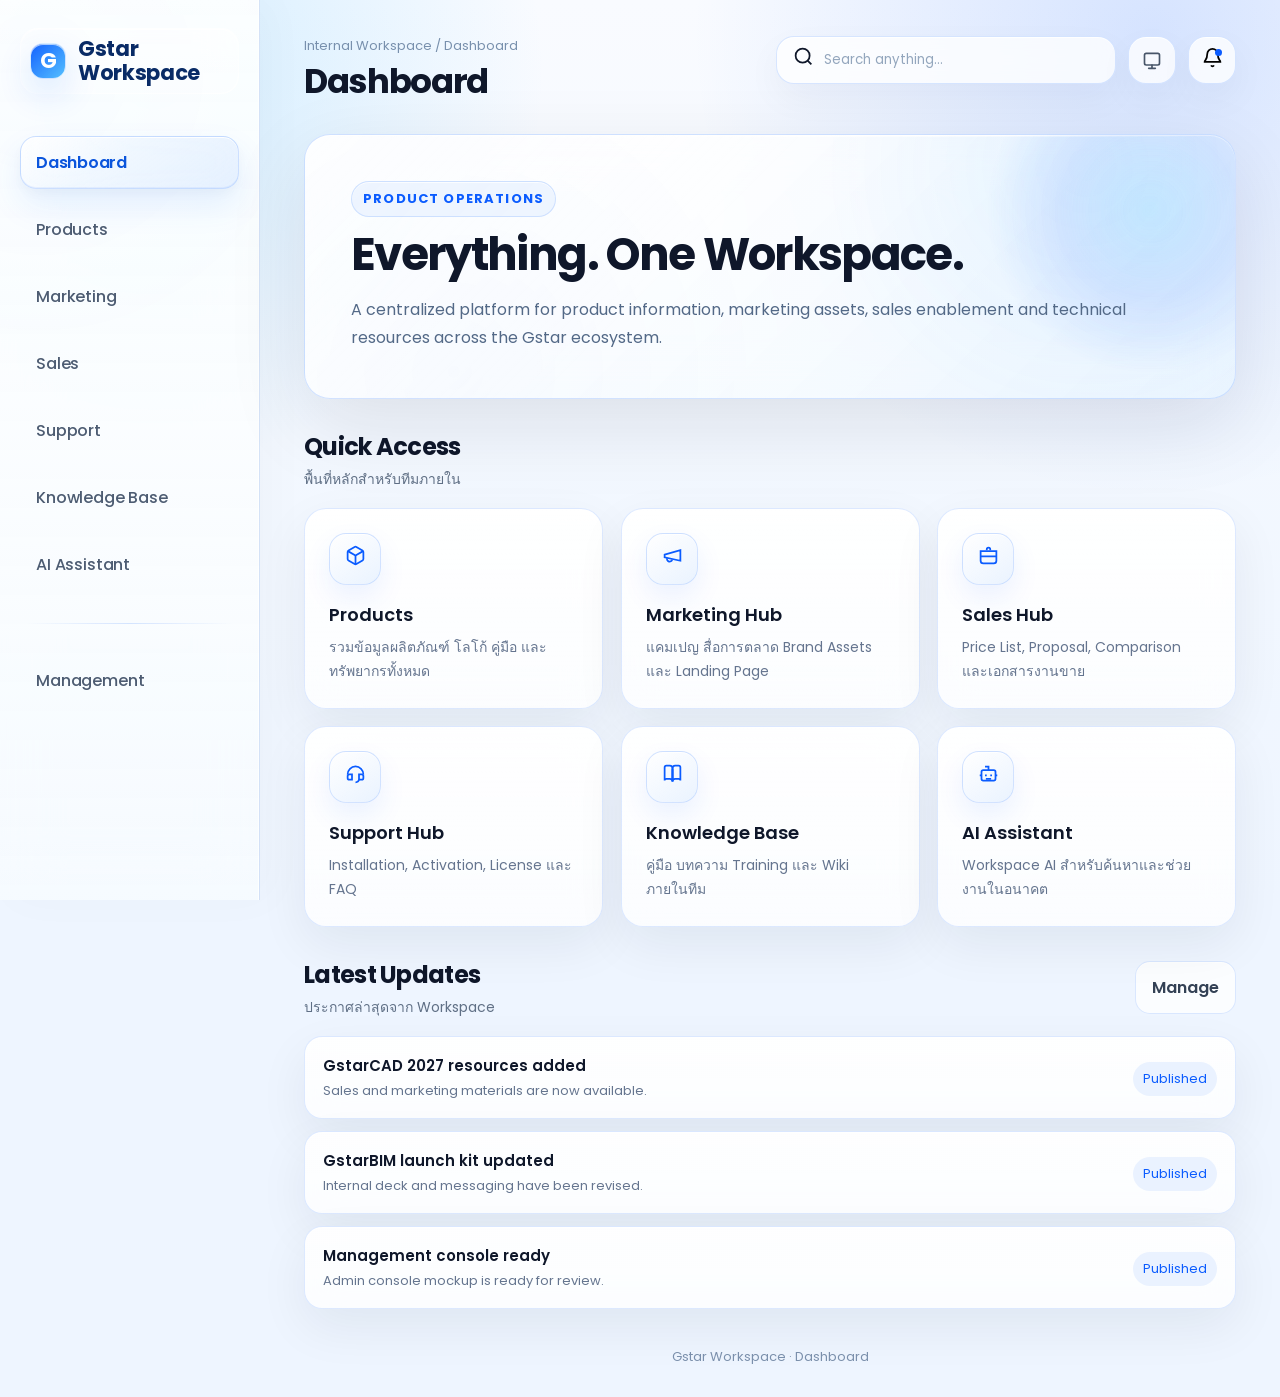
<file: index.html>
<!DOCTYPE html><html lang="en"><head><meta charset="UTF-8"><meta name="viewport" content="width=device-width,initial-scale=1"><link rel="preconnect" href="https://fonts.googleapis.com"><link rel="preconnect" href="https://fonts.gstatic.com" crossorigin><link href="https://fonts.googleapis.com/css2?family=Poppins:wght@400;500;600;700;800&display=swap" rel="stylesheet"><link rel="stylesheet" href="assets/css/style.css"><link rel="icon" type="image/png" href="assets/img/favicon.png">
<title>Gstar Workspace | Dashboard</title></head><body><div class="wrapper"><aside class="sidebar"><a class="brand" class="active" href="index.html"><span class="brand-mark">G</span><span>Gstar<br>Workspace</span></a><nav class="nav"><a class="active" href="index.html">Dashboard</a><a href="products.html">Products</a><a href="marketing.html">Marketing</a><a href="sales.html">Sales</a><a href="support.html">Support</a><a href="knowledge.html">Knowledge Base</a><a href="ai-assistant.html">AI Assistant</a><div class="divider"></div><a href="management-login.html">Management</a></nav></aside>
<main class="main"><header class="topbar"><div><div class="crumb">Internal Workspace / Dashboard</div><h1>Dashboard</h1></div><div class="top-actions"><div class="search-shell"><span data-icon="search"></span><input id="globalSearch" type="search" placeholder="Search anything..." autocomplete="off"><div id="globalSearchResults" class="search-results"></div></div><button class="icon-btn" id="bellButton" aria-label="Notifications"><span data-icon="bell"></span><span class="dot"></span></button></div></header><div class="notification-panel" id="notificationPanel"><div class="panel-title">Latest Updates</div><div id="notificationItems"></div><a class="panel-link" href="Gstar-Management.html">Manage announcements →</a></div><section class="hero"><div class="kicker">Product Operations</div><h2>Everything. One Workspace.</h2><p>A centralized platform for product information, marketing assets, sales enablement and technical resources across the Gstar ecosystem.</p></section><section class="section"><div class="section-head"><div><div class="section-title">Quick Access</div><div class="section-desc">พื้นที่หลักสำหรับทีมภายใน</div></div></div><div class="grid-3"><a class="card" href="products.html"><div class="icon-badge"><span data-icon="package"></span></div><h3>Products</h3><p>รวมข้อมูลผลิตภัณฑ์ โลโก้ คู่มือ และทรัพยากรทั้งหมด</p></a><a class="card" href="marketing.html"><div class="icon-badge"><span data-icon="megaphone"></span></div><h3>Marketing Hub</h3><p>แคมเปญ สื่อการตลาด Brand Assets และ Landing Page</p></a><a class="card" href="sales.html"><div class="icon-badge"><span data-icon="briefcase"></span></div><h3>Sales Hub</h3><p>Price List, Proposal, Comparison และเอกสารงานขาย</p></a><a class="card" href="support.html"><div class="icon-badge"><span data-icon="headset"></span></div><h3>Support Hub</h3><p>Installation, Activation, License และ FAQ</p></a><a class="card" href="knowledge.html"><div class="icon-badge"><span data-icon="book"></span></div><h3>Knowledge Base</h3><p>คู่มือ บทความ Training และ Wiki ภายในทีม</p></a><a class="card" href="ai-assistant.html"><div class="icon-badge"><span data-icon="bot"></span></div><h3>AI Assistant</h3><p>Workspace AI สำหรับค้นหาและช่วยงานในอนาคต</p></a></div></section><section class="section"><div class="section-head"><div><div class="section-title">Latest Updates</div><div class="section-desc">ประกาศล่าสุดจาก Workspace</div></div><a class="btn secondary" href="Gstar-Management.html">Manage</a></div><div class="list" id="dashboardAnnouncements"></div></section><footer class="footer">Gstar Workspace · Dashboard</footer></main></div><script src="assets/js/app.js"></script></body></html>
</file>
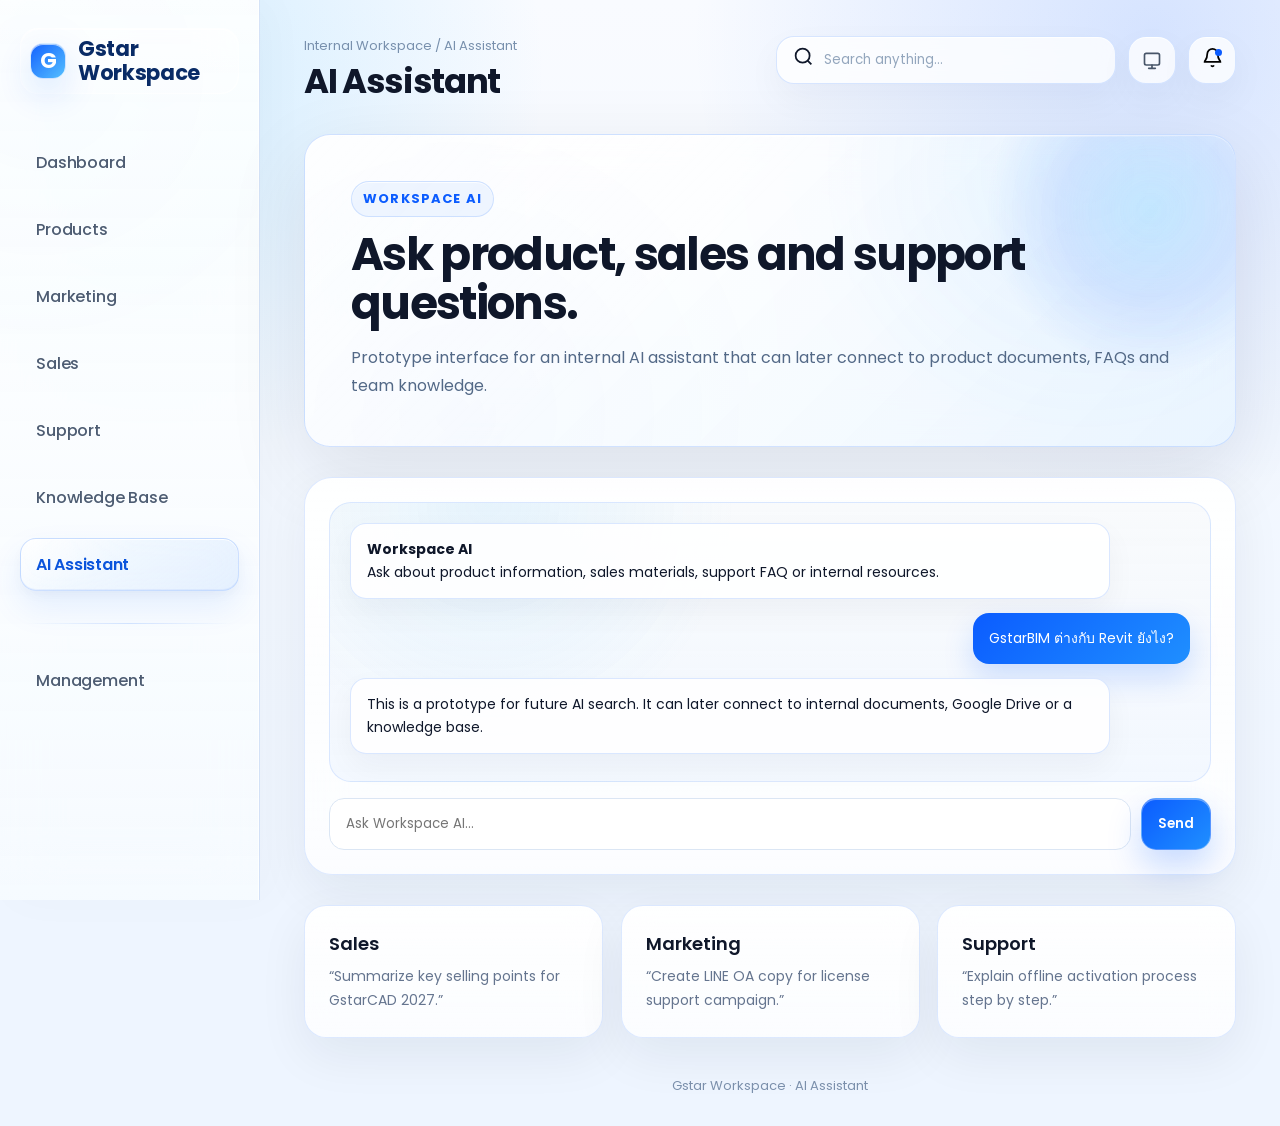
<file: ai-assistant.html>
<!DOCTYPE html><html lang="en"><head><meta charset="UTF-8"><meta name="viewport" content="width=device-width,initial-scale=1"><link rel="preconnect" href="https://fonts.googleapis.com"><link rel="preconnect" href="https://fonts.gstatic.com" crossorigin><link href="https://fonts.googleapis.com/css2?family=Poppins:wght@400;500;600;700;800&display=swap" rel="stylesheet"><link rel="stylesheet" href="assets/css/style.css"><link rel="icon" type="image/png" href="assets/img/favicon.png">
<title>Gstar Workspace | AI Assistant</title></head><body><div class="wrapper"><aside class="sidebar"><a class="brand" href="index.html"><span class="brand-mark">G</span><span>Gstar<br>Workspace</span></a><nav class="nav"><a href="index.html">Dashboard</a><a href="products.html">Products</a><a href="marketing.html">Marketing</a><a href="sales.html">Sales</a><a href="support.html">Support</a><a href="knowledge.html">Knowledge Base</a><a class="active" href="ai-assistant.html">AI Assistant</a><div class="divider"></div><a href="management-login.html">Management</a></nav></aside>
<main class="main"><header class="topbar"><div><div class="crumb">Internal Workspace / AI Assistant</div><h1>AI Assistant</h1></div><div class="top-actions"><div class="search-shell"><span data-icon="search"></span><input id="globalSearch" type="search" placeholder="Search anything..." autocomplete="off"><div id="globalSearchResults" class="search-results"></div></div><button class="icon-btn" id="bellButton" aria-label="Notifications"><span data-icon="bell"></span><span class="dot"></span></button></div></header><div class="notification-panel" id="notificationPanel"><div class="panel-title">Latest Updates</div><div id="notificationItems"></div><a class="panel-link" href="Gstar-Management.html">Manage announcements →</a></div><section class="hero"><div class="kicker">Workspace AI</div><h2>Ask product, sales and support questions.</h2><p>Prototype interface for an internal AI assistant that can later connect to product documents, FAQs and team knowledge.</p></section><section class="section"><div class="chat-box"><div class="chat-area"><div class="bubble ai"><strong>Workspace AI</strong><br>Ask about product information, sales materials, support FAQ or internal resources.</div><div class="bubble user">GstarBIM ต่างกับ Revit ยังไง?</div><div class="bubble ai">This is a prototype for future AI search. It can later connect to internal documents, Google Drive or a knowledge base.</div></div><div class="prompt-row"><input placeholder="Ask Workspace AI..."><button class="btn primary">Send</button></div></div></section><section class="section"><div class="grid-3"><div class="card"><h3>Sales</h3><p>“Summarize key selling points for GstarCAD 2027.”</p></div><div class="card"><h3>Marketing</h3><p>“Create LINE OA copy for license support campaign.”</p></div><div class="card"><h3>Support</h3><p>“Explain offline activation process step by step.”</p></div></div></section><footer class="footer">Gstar Workspace · AI Assistant</footer></main></div><script src="assets/js/app.js"></script></body></html>
</file>
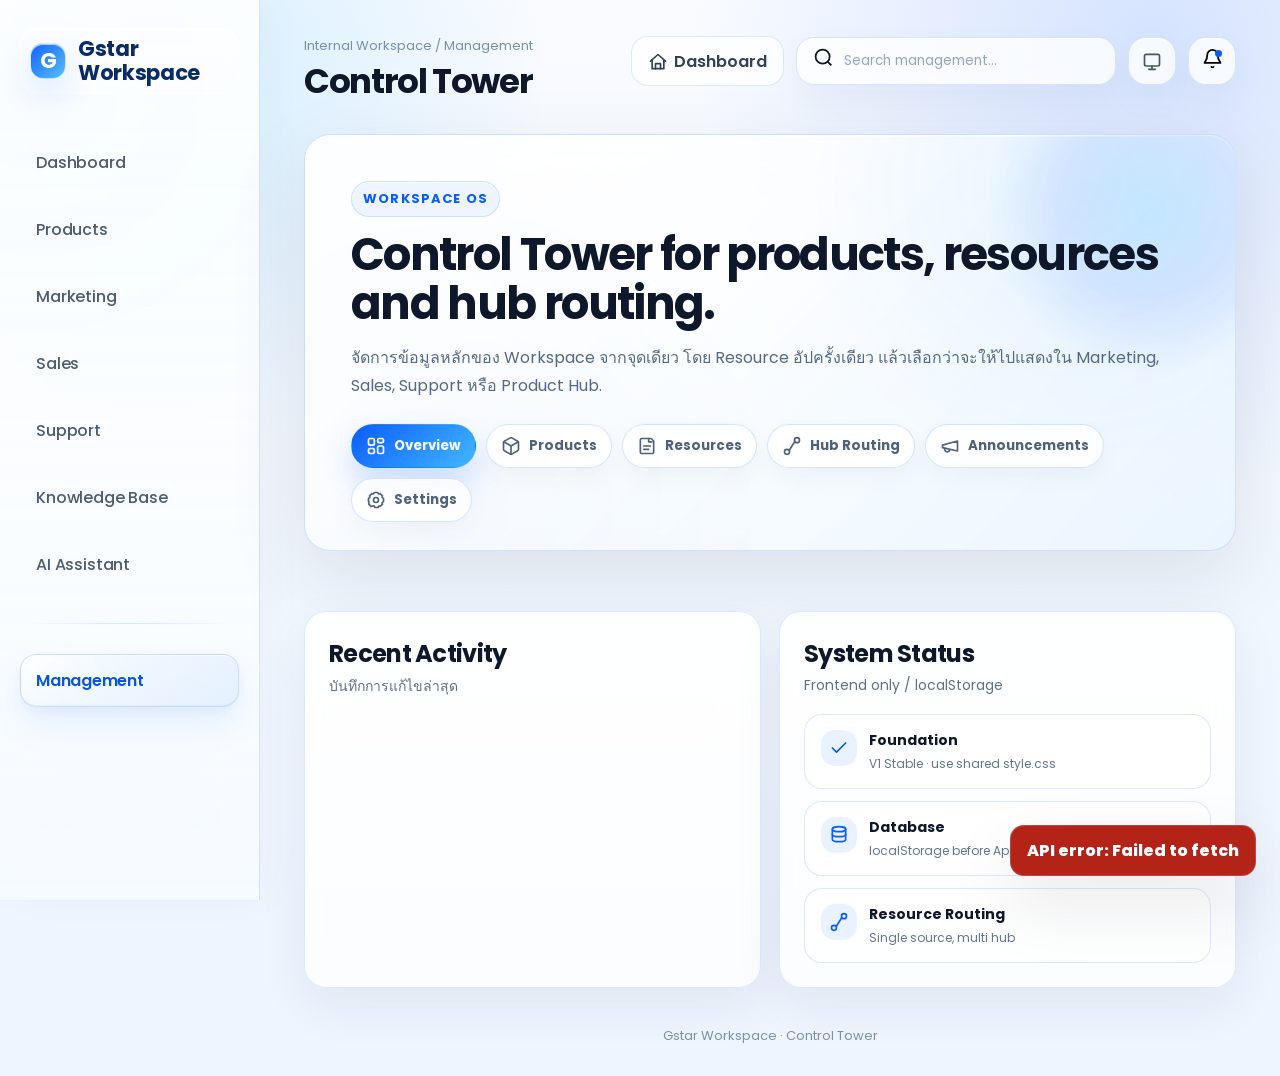
<file: Gstar-Management.html>
<!DOCTYPE html>

<html lang="th">
<head>
<meta charset="utf-8"/>
<meta content="width=device-width, initial-scale=1.0" name="viewport"/>
<title>Gstar Workspace | Management</title>
<link href="https://fonts.googleapis.com" rel="preconnect"/>
<link crossorigin="" href="https://fonts.gstatic.com" rel="preconnect"/>
<link href="https://fonts.googleapis.com/css2?family=Poppins:wght@400;500;600;700;800&amp;display=swap" rel="stylesheet"/>
<link href="assets/img/favicon.png" rel="icon" type="image/png"/>
<link href="assets/css/style.css" rel="stylesheet"/>
<link href="assets/css/management.css" rel="stylesheet"/>
</head>
<body>
<div class="wrapper management-wrapper">
<aside class="sidebar">
<a class="brand" href="index.html"><span class="brand-mark">G</span><span>Gstar<br/>Workspace</span></a>
<nav class="nav">
<a href="index.html">Dashboard</a>
<a href="products.html">Products</a>
<a href="marketing.html">Marketing</a>
<a href="sales.html">Sales</a>
<a href="support.html">Support</a>
<a href="knowledge.html">Knowledge Base</a>
<a href="ai-assistant.html">AI Assistant</a>
<div class="divider"></div>
<a class="active" href="Gstar-Management.html">Management</a>
</nav>
</aside>
<main class="main management-main">
<header class="topbar management-topbar">
<div>
<div class="crumb">Internal Workspace / Management</div>
<h1>Control Tower</h1>
</div>
<div class="top-actions">
<a class="btn secondary home-link" href="index.html"><span data-m-icon="home"></span> Dashboard</a>
<div class="search-shell management-search"><span data-icon="search"></span><input autocomplete="off" id="globalSearch" placeholder="Search management..." type="search"/></div>
<button aria-label="Notifications" class="icon-btn" id="bellButton"><span data-icon="bell"></span><span class="dot"></span></button>
</div>
</header>
<div class="notification-panel" id="notificationPanel"><div class="panel-title">Latest Updates</div><div id="notificationItems"></div><a class="panel-link" href="Gstar-Management.html">Manage announcements →</a></div>
<section class="hero management-hero">
<div class="kicker">Workspace OS</div>
<h2>Control Tower for products, resources and hub routing.</h2>
<p>จัดการข้อมูลหลักของ Workspace จากจุดเดียว โดย Resource อัปครั้งเดียว แล้วเลือกว่าจะให้ไปแสดงใน Marketing, Sales, Support หรือ Product Hub.</p>
<div aria-label="Control Tower Sections" class="management-tabs" role="tablist">
<button class="mg-tab active" data-section="dashboard"><span data-m-icon="dashboard"></span>Overview</button>
<button class="mg-tab" data-section="products"><span data-m-icon="package"></span>Products</button>
<button class="mg-tab" data-section="resources"><span data-m-icon="resource"></span>Resources</button>
<button class="mg-tab" data-section="hubs"><span data-m-icon="route"></span>Hub Routing</button>
<button class="mg-tab" data-section="announcements"><span data-m-icon="megaphone"></span>Announcements</button>
<button class="mg-tab" data-section="settings"><span data-m-icon="settings"></span>Settings</button>
</div>
</section>
<section class="mg-section active" id="dashboard">
<div class="grid-4 mg-stats" id="stats"></div>
<div class="grid-2 section mg-dashboard-grid">
<div class="card">
<div class="section-head"><div><div class="section-title">Recent Activity</div><div class="section-desc">บันทึกการแก้ไขล่าสุด</div></div></div>
<div class="mg-list" id="activityList"></div>
</div>
<div class="card">
<div class="section-head"><div><div class="section-title">System Status</div><div class="section-desc">Frontend only / localStorage</div></div></div>
<div class="status-stack">
<div class="status-item"><span data-m-icon="check"></span><div><strong>Foundation</strong><small>V1 Stable · use shared style.css</small></div></div>
<div class="status-item"><span data-m-icon="database"></span><div><strong>Database</strong><small>localStorage before Apps Script</small></div></div>
<div class="status-item"><span data-m-icon="route"></span><div><strong>Resource Routing</strong><small>Single source, multi hub</small></div></div>
</div>
</div>
</div>
</section>
<section class="mg-section" id="products">
<div class="section-head"><div><div class="section-title">Product Manager</div><div class="section-desc">แก้ Product, Current Version, Download URL, Website URL และ Version History</div></div><button class="btn primary" onclick="openProductModal()"><span data-m-icon="plus"></span>Add Product</button></div>
<div class="mg-toolbar card flat-card"><input class="mg-input" id="productFilter" oninput="renderProducts()" placeholder="Filter products..."/><select class="mg-select" id="productStatus" onchange="renderProducts()"><option value="All">All Status</option><option>Active</option><option>Hidden</option><option>Coming Soon</option></select></div>
<div class="card table-card"><div class="table-scroll"><table class="mg-table"><thead><tr><th>Product</th><th>Current Version</th><th>Platform</th><th>License</th><th>Status</th><th></th></tr></thead><tbody id="productRows"></tbody></table></div></div>
</section>
<section class="mg-section" id="resources">
<div class="section-head"><div><div class="section-title">Resource Library</div><div class="section-desc">อัปครั้งเดียว แล้วเลือก Show in Hubs เพื่อให้ไปโผล่เฉพาะหน้าที่เลือก</div></div><button class="btn primary" onclick="openResourceModal()"><span data-m-icon="plus"></span>Add Resource</button></div>
<div class="resource-note card"><span data-m-icon="info"></span><div><strong>Resource Routing</strong><p>ถ้าเลือก Sales อย่างเดียว ไฟล์จะไปโชว์เฉพาะ Sales Hub Routing. ถ้าเลือก Product + Support จะไปโชว์สองที่นั้นเท่านั้น ไม่ได้โชว์ทุก Hub.</p></div></div>
<div class="mg-toolbar card flat-card"><input class="mg-input" id="resourceFilter" oninput="renderResources()" placeholder="Filter resources..."/><select class="mg-select" id="hubFilter" onchange="renderResources()"><option value="All">All Hubs</option><option>Marketing</option><option>Sales</option><option>Support</option><option>Product</option></select><select class="mg-select" id="categoryFilter" onchange="renderResources()"><option value="All">All Categories</option><option>Price List</option><option>Brochure</option><option>Presentation</option><option>KV</option><option>Manual</option><option>Installer</option><option>Canva</option><option>Website</option><option>Document</option></select></div>
<div class="resource-grid" id="resourceCards"></div>
</section>
<section class="mg-section" id="hubs">
<div class="section-head"><div><div class="section-title">Hub Routing</div><div class="section-desc">ดูว่า Resource ที่เลือกไว้จะไปโผล่หน้า Marketing / Sales / Support / Product อย่างไร</div></div></div>
<div class="resource-grid" id="hubCards"></div>
</section>
<section class="mg-section" id="announcements">
<div class="section-head"><div><div class="section-title">Announcements</div><div class="section-desc">ประกาศใน Workspace แบบ list / glass / pinned</div></div><button class="btn primary" onclick="openAnnouncementModal()"><span data-m-icon="plus"></span>New Announcement</button></div>
<div class="card table-card"><div class="table-scroll"><table class="mg-table"><thead><tr><th>Title</th><th>Priority</th><th>Status</th><th>URL</th><th></th></tr></thead><tbody id="announcementRows"></tbody></table></div></div>
</section>
<section class="mg-section" id="settings">
<div class="section-head"><div><div class="section-title">Workspace Settings</div><div class="section-desc">ตั้งค่าระบบเบื้องต้นสำหรับอนาคต</div></div></div>
<div class="resource-grid">
<div class="card resource-card"><div class="resource-icon"><span data-m-icon="settings"></span></div><h3>General</h3><p>Workspace Name, Logo, Version</p><button class="btn secondary">Edit</button></div>
<div class="card resource-card"><div class="resource-icon"><span data-m-icon="palette"></span></div><h3>Theme</h3><p>Glass / Light / Dark future</p><button class="btn secondary">Edit</button></div>
<div class="card resource-card"><div class="resource-icon"><span data-m-icon="bell"></span></div><h3>Notification</h3><p>Enable announcements and system notice</p><button class="btn secondary">Edit</button></div>
</div>
</section>
<footer class="footer">Gstar Workspace · Control Tower</footer>
</main>
</div>
<div class="modal" id="productModal"><div class="modal-card management-modal"><div class="modal-head"><div><h3 id="productModalTitle">Add Product</h3><p>ข้อมูลนี้จะถูกใช้ใน Product Page และ Quick Actions</p></div><button class="icon-btn modal-close" onclick="closeModal('productModal')"><span data-m-icon="close"></span></button></div><div class="form-grid">
<input id="pId" type="hidden"/><label><span>Product Name</span><input id="pName" placeholder="GstarCAD"/></label><label><span>Category</span><select id="pCategory"><option value="CAD">CAD</option><option value="BIM">BIM</option><option value="BOQ &amp; Estimation">BOQ &amp; Estimation</option><option value="Viewer &amp; Collaboration">Viewer &amp; Collaboration</option><option value="Add-ons">Add-ons</option><option value="3D Printing">3D Printing</option><option value="Partners">Partners</option></select></label><label class="span-2"><span>Tagline</span><input id="pTagline" placeholder="Professional CAD Platform"/></label><label><span>Logo Path</span><input id="pLogo" placeholder="product/GstarCAD.png"/></label><label><span>Developer</span><input id="pDeveloper" placeholder="Gstarsoft"/></label><label class="span-2"><span>Description</span><textarea id="pDesc" placeholder="Short internal description"></textarea></label><label><span>Current Version</span><input id="pVersion" placeholder="2027 SP0"/></label><label><span>Free Trial Download URL</span><input id="pDownload" placeholder="https://..."/></label><label><span>Trial + Script URL</span><input id="pTrialScript" placeholder="https://..."/></label><label><span>Platform</span><input id="pPlatform" placeholder="Windows / Mac"/></label><label><span>License</span><select id="pLicense"><option value="Perpetual">Perpetual</option><option value="Subscription">Subscription</option><option value="Network">Network</option><option value="Perpetual / Subscription">Perpetual / Subscription</option><option value="Perpetual / Network">Perpetual / Network</option><option value="Subscription / Network">Subscription / Network</option><option value="Perpetual / Subscription / Network">Perpetual / Subscription / Network</option><option value="Free">Free</option></select></label><label><span>Website URL</span><input id="pWebsite" placeholder="https://thaigstarcad.com/..."/></label><label><span>Status</span><select id="pStatus"><option>Active</option><option>Hidden</option><option>Coming Soon</option></select></label><div class="span-2 version-manager"><div class="mini-section-head"><div><strong>Version History</strong><small>เพิ่มเวอร์ชันเก่าและลิงก์แยกได้</small></div><button class="btn secondary" onclick="addVersionRow()" type="button"><span data-m-icon="plus"></span>Add Version</button></div><div class="version-list" id="versionList"></div></div>
</div><div class="modal-actions"><button class="btn secondary" onclick="previewProduct()"><span data-m-icon="eye"></span>Preview</button><button class="btn primary" onclick="saveProduct()">Save Product</button></div><div class="preview-box" id="productPreview"></div></div></div>
<div class="modal" id="resourceModal"><div class="modal-card management-modal"><div class="modal-head"><div><h3 id="resourceModalTitle">Add Resource</h3><p>เลือก Hub ที่ต้องการให้ Resource นี้ไปแสดงจริง</p></div><button class="icon-btn modal-close" onclick="closeModal('resourceModal')"><span data-m-icon="close"></span></button></div><div class="form-grid">
<input id="rId" type="hidden"/><label class="span-2"><span>Choose Resource</span><select id="rExisting"><option value="">+ New Resource</option></select></label><label><span>Resource Name</span><input id="rName" placeholder="Price List GstarCAD 2027"/></label><label><span>Category</span><select id="rCategory"><option>Price List</option><option>Brochure</option><option>Presentation</option><option>KV</option><option>Manual</option><option>Installer</option><option>Canva</option><option>Website</option><option>Document</option></select></label><label><span>Type</span><select id="rType"><option>PDF</option><option>Link</option><option>Canva</option><option>Google Drive</option><option>Website</option><option>Video</option><option>ZIP</option></select></label><label><span>URL</span><input id="rUrl" placeholder="https://..."/></label><label><span>Primary Product</span><select id="rProduct"><option value="">All Products</option></select></label><label><span>Status</span><select id="rStatus"><option>Published</option><option>Draft</option><option>Hidden</option></select></label><label class="span-2"><span>Description</span><textarea id="rDesc" placeholder="Internal notes"></textarea></label><div class="span-2 hub-picker"><div class="mini-section-head"><div><strong>Show in Hubs</strong><small>เลือกเฉพาะหน้าที่ต้องการให้ Resource นี้ไปโผล่</small></div></div><div class="hub-check-grid" id="hubChecks"></div></div>
</div><div class="modal-actions"><button class="btn primary" onclick="saveResource()">Save Resource</button></div></div></div>
<div class="modal" id="announcementModal"><div class="modal-card management-modal"><div class="modal-head"><div><h3>Add Announcement</h3><p>ประกาศจะแสดงใน Notification Panel</p></div><button class="icon-btn modal-close" onclick="closeModal('announcementModal')"><span data-m-icon="close"></span></button></div><div class="form-grid"><input id="aId" type="hidden"/><label><span>Title</span><input id="aTitle"/></label><label><span>Priority</span><select id="aPriority"><option>Normal</option><option>High</option><option>Critical</option></select></label><label class="span-2"><span>Description</span><textarea id="aDesc"></textarea></label><label><span>Button URL</span><input id="aUrl"/></label><label><span>Status</span><select id="aStatus"><option>Published</option><option>Draft</option><option>Hidden</option></select></label></div><div class="modal-actions"><button class="btn primary" onclick="saveAnnouncement()">Save Announcement</button></div></div></div>
<script src="assets/js/app.js"></script>
<script src="assets/js/api.js"></script>
<script src="assets/js/management.js"></script>
</body>
</html>
</file>
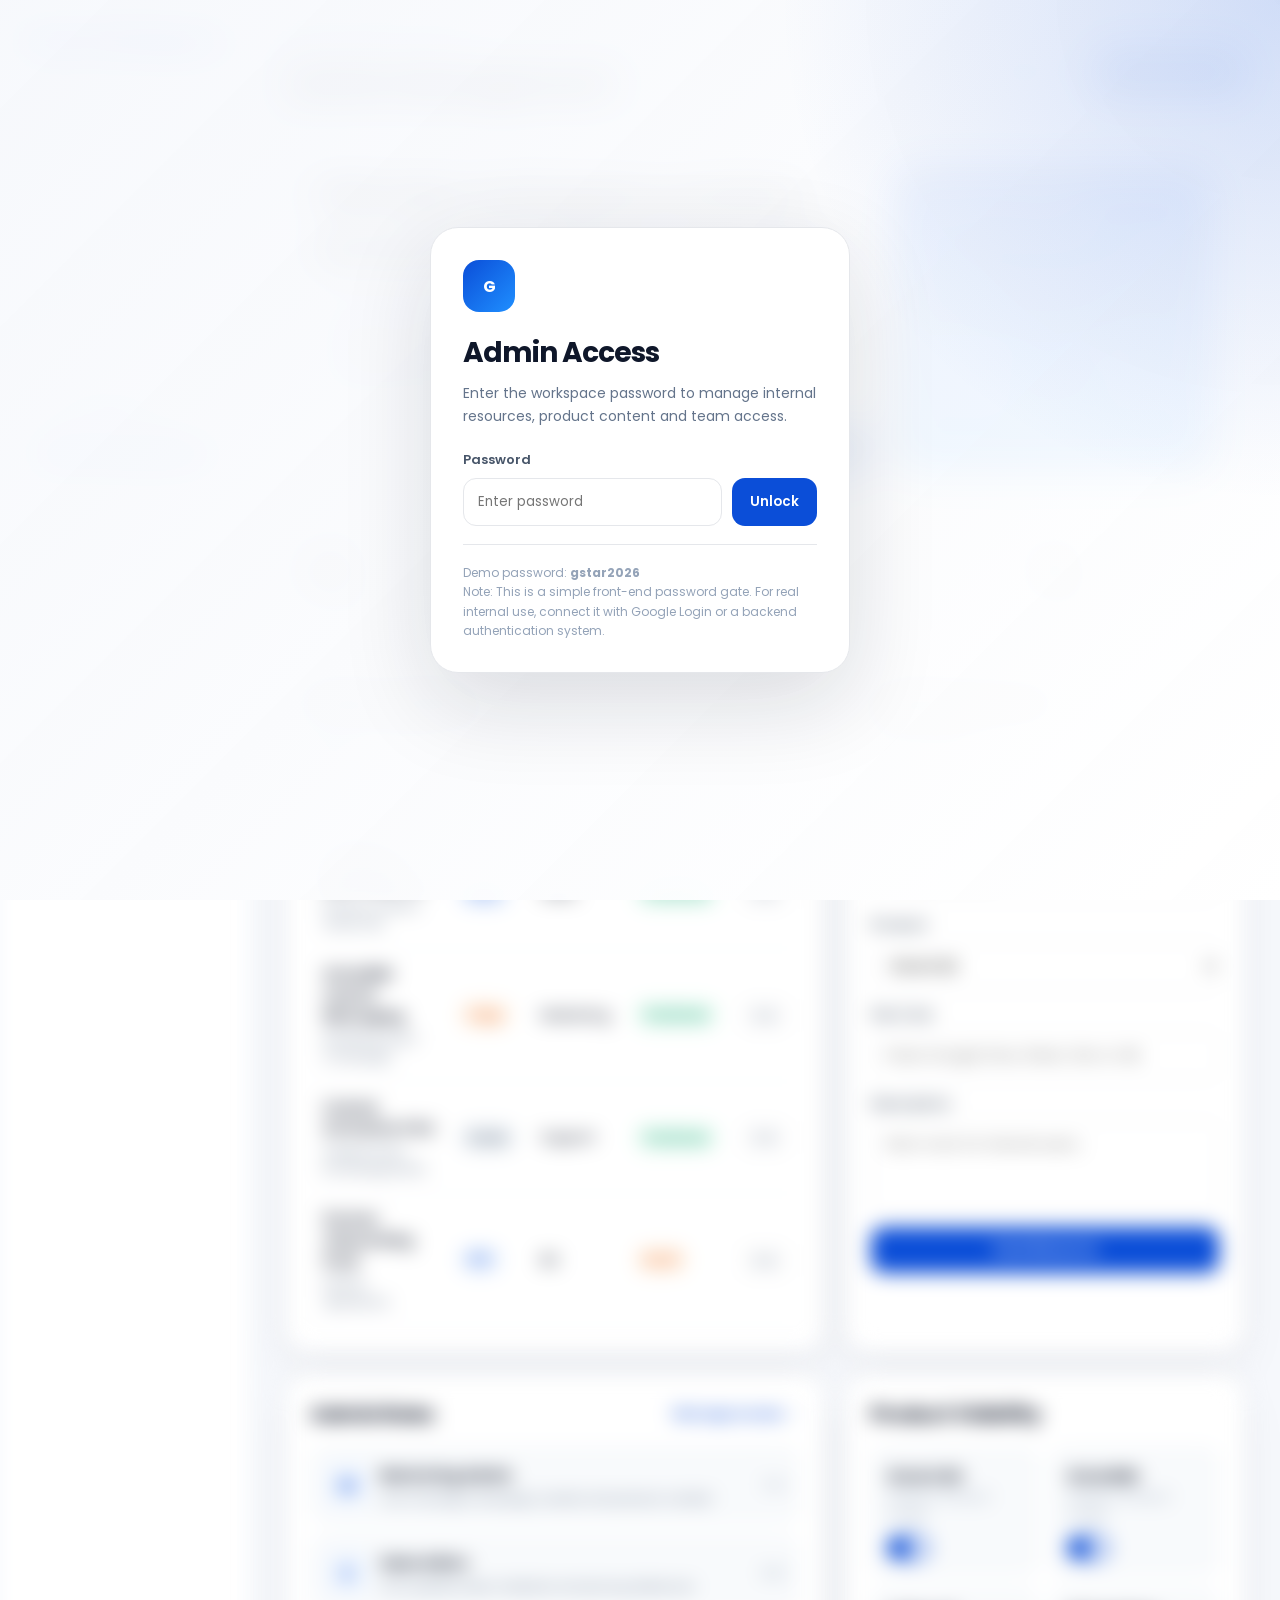
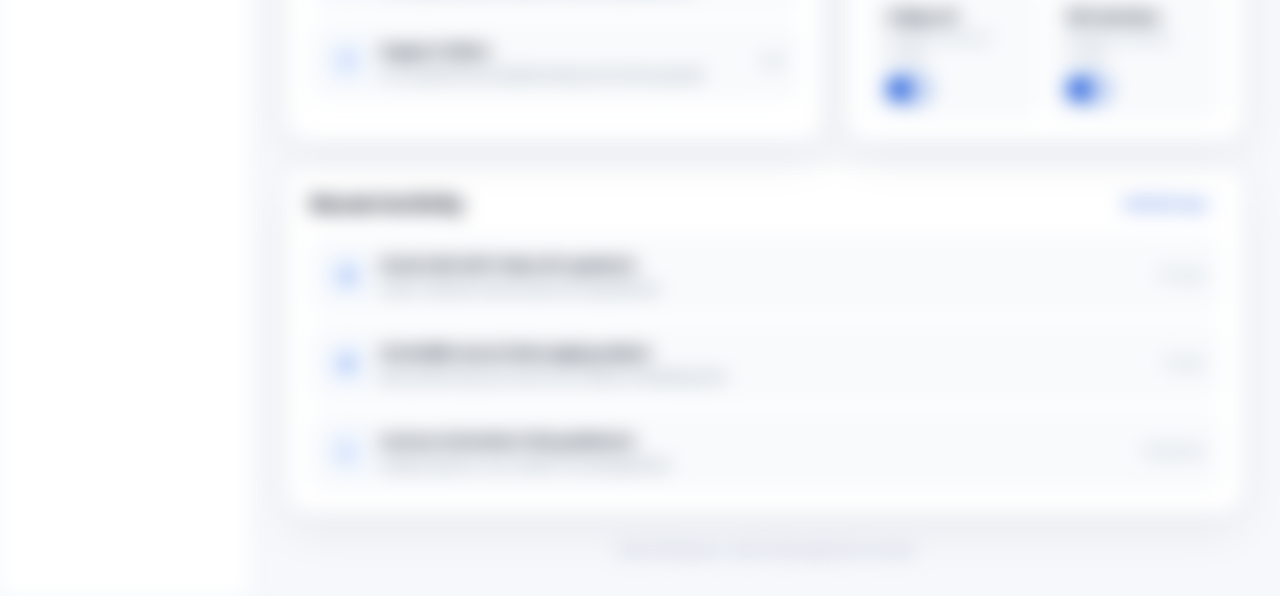
<file: Gstar-Workspace-Admin-With-Password.html>
<!DOCTYPE html>
<html lang="en">
<head>
<meta charset="UTF-8">
<meta name="viewport" content="width=device-width,initial-scale=1">
<title>Gstar Workspace | Admin Management</title>
<link href="https://fonts.googleapis.com/css2?family=Poppins:wght@400;500;600;700&display=swap" rel="stylesheet">
<style>
*{margin:0;padding:0;box-sizing:border-box}
:root{
--bg:#f6f8fc;
--card:#ffffff;
--text:#0f172a;
--muted:#64748b;
--line:#e5e7eb;
--blue:#0b4ed8;
--blue-soft:#eef5ff;
--green:#10b981;
--orange:#f97316;
--red:#ef4444;
--shadow:0 18px 45px rgba(15,23,42,.06);
}
body{font-family:Poppins,sans-serif;background:var(--bg);color:var(--text)}
.wrapper{display:grid;grid-template-columns:250px 1fr;min-height:100vh}
aside{background:#fff;border-right:1px solid #e7edf5;padding:26px}
.logo{font-size:22px;font-weight:700;color:var(--blue);margin-bottom:40px}
nav a{display:block;text-decoration:none;color:#64748b;padding:12px 14px;border-radius:12px;margin-bottom:6px;cursor:pointer}
nav a:hover,nav a.active{background:var(--blue-soft);color:var(--blue);font-weight:600}
main{padding:36px;max-width:1500px;width:100%}
.top{display:flex;justify-content:space-between;align-items:center;margin-bottom:28px;gap:18px}
.crumb{font-size:13px;color:#94a3b8;margin-bottom:4px}
h1{font-size:32px;letter-spacing:-1px}
.actions{display:flex;gap:10px}
.btn{border:none;border-radius:13px;padding:13px 18px;font-weight:600;font-family:inherit;cursor:pointer}
.btn.primary{background:var(--blue);color:#fff}
.btn.secondary{background:#fff;color:#334155;border:1px solid var(--line)}
.admin-hero{
background:#fff;
border:1px solid var(--line);
border-radius:28px;
padding:30px;
display:grid;
grid-template-columns:1fr 320px;
gap:24px;
box-shadow:var(--shadow);
margin-bottom:24px;
}
.admin-hero h2{font-size:36px;letter-spacing:-1.5px;margin-bottom:12px}
.admin-hero p{color:var(--muted);line-height:1.75;max-width:720px}
.search-box{margin-top:24px;display:flex;gap:10px}
.search-box input{flex:1;border:1px solid var(--line);border-radius:14px;padding:14px 16px;font-family:inherit}
.search-box button{border:none;background:var(--blue);color:#fff;border-radius:14px;padding:0 20px;font-weight:600}
.system-card{
background:linear-gradient(180deg,#0b4ed8,#1f8fff);
color:#fff;
border-radius:22px;
padding:24px;
}
.system-card h3{font-size:18px;margin-bottom:16px}
.system-row{display:flex;justify-content:space-between;padding:12px 0;border-bottom:1px solid rgba(255,255,255,.18);font-size:14px}
.system-row:last-child{border-bottom:none}
.status{display:inline-flex;align-items:center;gap:7px}
.dot{width:8px;height:8px;border-radius:50%;background:#22c55e}
.stats{display:grid;grid-template-columns:repeat(4,1fr);gap:16px;margin-bottom:24px}
.stat{background:#fff;border:1px solid var(--line);border-radius:20px;padding:20px;box-shadow:0 10px 30px rgba(15,23,42,.04)}
.stat strong{font-size:28px;display:block;letter-spacing:-1px}
.stat span{color:var(--muted);font-size:13px}
.grid{display:grid;grid-template-columns:1.15fr .85fr;gap:22px}
.card{background:#fff;border:1px solid var(--line);border-radius:24px;padding:24px;box-shadow:var(--shadow)}
.card-head{display:flex;justify-content:space-between;align-items:center;margin-bottom:18px}
.card h2{font-size:20px;letter-spacing:-.5px}
.link{font-size:13px;text-decoration:none;color:var(--blue);font-weight:600}
table{width:100%;border-collapse:collapse}
th{text-align:left;color:#94a3b8;font-size:12px;text-transform:uppercase;letter-spacing:.06em;font-weight:700;padding:12px;border-bottom:1px solid var(--line)}
td{padding:15px 12px;border-bottom:1px solid #f1f5f9;font-size:14px;vertical-align:middle}
.resource-title{font-weight:600}
.resource-sub{font-size:12px;color:var(--muted);margin-top:3px}
.badge{display:inline-flex;padding:6px 10px;border-radius:999px;font-size:12px;font-weight:600}
.badge.blue{background:#eef5ff;color:var(--blue)}
.badge.green{background:#ecfdf5;color:#059669}
.badge.orange{background:#fff7ed;color:#ea580c}
.badge.gray{background:#f1f5f9;color:#475569}
.menu-btn{border:1px solid var(--line);background:#fff;border-radius:10px;padding:8px 10px;color:#64748b;cursor:pointer}
.form-grid{display:grid;gap:14px}
label{font-size:13px;color:#475569;font-weight:600}
input,select,textarea{width:100%;border:1px solid var(--line);border-radius:13px;padding:13px 14px;font-family:inherit;background:#fff}
textarea{height:92px;resize:none}
.form-row{display:grid;gap:7px}
.role-list,.activity-list{display:grid;gap:12px}
.role-item,.activity-item{
display:grid;
grid-template-columns:42px 1fr auto;
gap:12px;
align-items:center;
padding:14px;
border:1px solid #edf2f7;
background:#f8fafc;
border-radius:16px;
}
.avatar{
width:42px;height:42px;border-radius:14px;
background:#eef5ff;color:var(--blue);
display:grid;place-items:center;font-weight:700;
}
.role-item strong,.activity-item strong{font-size:14px}
.role-item span,.activity-item span{display:block;color:var(--muted);font-size:12px;margin-top:3px}
.small{font-size:12px;color:#94a3b8}
.tabs{display:flex;gap:8px;margin-bottom:18px;flex-wrap:wrap}
.tab{padding:9px 12px;border-radius:999px;border:1px solid var(--line);background:#fff;color:#64748b;font-size:13px;font-weight:600}
.tab.active{background:var(--blue-soft);color:var(--blue);border-color:#dbeafe}
.product-grid{display:grid;grid-template-columns:repeat(2,1fr);gap:12px}
.product-item{border:1px solid #edf2f7;background:#f8fafc;border-radius:16px;padding:15px}
.product-item strong{font-size:14px}
.toggle{
width:42px;height:24px;border-radius:999px;background:#cbd5e1;position:relative;margin-top:12px;
}
.toggle:after{content:"";position:absolute;width:18px;height:18px;left:3px;top:3px;background:#fff;border-radius:50%;transition:.2s}
.toggle.on{background:var(--blue)}
.toggle.on:after{left:21px}
.footer{margin-top:28px;text-align:center;font-size:12px;color:#94a3b8}
@media(max-width:1100px){
.wrapper{grid-template-columns:1fr}
aside{border-right:none;border-bottom:1px solid #eee}
.admin-hero,.grid{grid-template-columns:1fr}
.stats{grid-template-columns:repeat(2,1fr)}
}
@media(max-width:700px){
main{padding:20px}
.top,.actions,.card-head{align-items:flex-start;flex-direction:column}
.stats,.product-grid{grid-template-columns:1fr}
.admin-hero h2{font-size:30px}
table{display:block;overflow-x:auto}
}

/* Password Gate */
body.locked .wrapper{
  filter:blur(10px);
  pointer-events:none;
  user-select:none;
}
.login-overlay{
  position:fixed;
  inset:0;
  z-index:9999;
  display:grid;
  place-items:center;
  padding:24px;
  background:
    radial-gradient(circle at top right, rgba(11,78,216,.18), transparent 32%),
    linear-gradient(135deg, rgba(246,248,252,.92), rgba(255,255,255,.96));
  backdrop-filter:blur(18px);
}
.login-card{
  width:min(420px,100%);
  background:#fff;
  border:1px solid var(--line);
  border-radius:28px;
  padding:32px;
  box-shadow:0 30px 90px rgba(15,23,42,.14);
}
.login-mark{
  width:52px;
  height:52px;
  border-radius:16px;
  display:grid;
  place-items:center;
  color:#fff;
  font-weight:700;
  background:linear-gradient(135deg,var(--blue),#1f8fff);
  margin-bottom:20px;
}
.login-card h2{
  font-size:28px;
  letter-spacing:-1px;
  margin-bottom:8px;
}
.login-card p{
  color:var(--muted);
  font-size:14px;
  line-height:1.65;
  margin-bottom:22px;
}
.login-card label{
  display:block;
  margin-bottom:8px;
}
.login-password-wrap{
  display:flex;
  gap:10px;
}
.login-password-wrap input{
  flex:1;
}
.login-error{
  display:none;
  margin-top:12px;
  color:var(--red);
  font-size:13px;
  font-weight:600;
}
.login-error.show{
  display:block;
}
.login-help{
  margin-top:18px;
  padding-top:18px;
  border-top:1px solid var(--line);
  color:#94a3b8;
  font-size:12px;
  line-height:1.6;
}
.logout-btn{
  border:none;
  border-radius:13px;
  padding:13px 18px;
  font-weight:600;
  font-family:inherit;
  cursor:pointer;
  background:#fff;
  color:#334155;
  border:1px solid var(--line);
}

</style>
</head>
<body class="locked">

<div class="login-overlay" id="loginOverlay">
  <div class="login-card">
    <div class="login-mark">G</div>
    <h2>Admin Access</h2>
    <p>Enter the workspace password to manage internal resources, product content and team access.</p>

    <form id="loginForm">
      <label for="adminPassword">Password</label>
      <div class="login-password-wrap">
        <input type="password" id="adminPassword" placeholder="Enter password" autocomplete="current-password">
        <button class="btn primary" type="submit">Unlock</button>
      </div>
      <div class="login-error" id="loginError">Incorrect password. Please try again.</div>
    </form>

    <div class="login-help">
      Demo password: <strong>gstar2026</strong><br>
      Note: This is a simple front-end password gate. For real internal use, connect it with Google Login or a backend authentication system.
    </div>
  </div>
</div>

<div class="wrapper">
<aside>
<div class="logo">Gstar Workspace</div>
<nav>
<a>Dashboard</a>
<a>Products</a>
<a>Marketing</a>
<a>Sales</a>
<a>Support</a>
<a>Knowledge Base</a>
<a class="active">Admin Management</a>
</nav>
</aside>

<main>
<div class="top">
<div>
<div class="crumb">Internal Workspace / Admin</div>
<h1>Admin Management</h1>
</div>
<div class="actions">
<button class="logout-btn" onclick="logoutAdmin()">Logout</button>
<button class="btn secondary">Export List</button>
<button class="btn primary">+ Add Resource</button>
</div>
</div>

<section class="admin-hero">
<div>
<h2>Manage workspace content, access and product resources.</h2>
<p>
Control internal documents, product visibility, team permissions and operational updates
from one clean admin console. Designed for marketing, sales and support teams to keep
Gstar product information accurate and easy to access.
</p>
<div class="search-box">
<input placeholder="Search resource, owner, product, file type...">
<button>Search</button>
</div>
</div>

<div class="system-card">
<h3>System Overview</h3>
<div class="system-row"><span>Status</span><span class="status"><i class="dot"></i> Active</span></div>
<div class="system-row"><span>Last Sync</span><span>Today 16:40</span></div>
<div class="system-row"><span>Content Owner</span><span>Marketing Team</span></div>
<div class="system-row"><span>Access Mode</span><span>Internal Only</span></div>
</div>
</section>

<section class="stats">
<div class="stat"><strong>128</strong><span>Total Resources</span></div>
<div class="stat"><strong>36</strong><span>Product Docs</span></div>
<div class="stat"><strong>18</strong><span>Campaign Assets</span></div>
<div class="stat"><strong>09</strong><span>Admin Users</span></div>
</section>

<section class="grid">
<div class="card">
<div class="card-head">
<h2>Resource Library</h2>
<a class="link" href="#">View all →</a>
</div>

<div class="tabs">
<div class="tab active">All</div>
<div class="tab">Products</div>
<div class="tab">Marketing</div>
<div class="tab">Sales</div>
<div class="tab">Support</div>
</div>

<table>
<thead>
<tr>
<th>Resource</th>
<th>Type</th>
<th>Owner</th>
<th>Status</th>
<th></th>
</tr>
</thead>
<tbody>
<tr>
<td>
<div class="resource-title">GstarCAD 2027 Sales Kit</div>
<div class="resource-sub">Product Center / GstarCAD</div>
</td>
<td><span class="badge blue">Deck</span></td>
<td>Sales</td>
<td><span class="badge green">Published</span></td>
<td><button class="menu-btn">Edit</button></td>
</tr>
<tr>
<td>
<div class="resource-title">GstarBIM Launch Messaging</div>
<div class="resource-sub">Marketing Hub / Campaign</div>
</td>
<td><span class="badge orange">Copy</span></td>
<td>Marketing</td>
<td><span class="badge green">Published</span></td>
<td><button class="menu-btn">Edit</button></td>
</tr>
<tr>
<td>
<div class="resource-title">License Activation FAQ</div>
<div class="resource-sub">Support Hub / Knowledge Base</div>
</td>
<td><span class="badge gray">Guide</span></td>
<td>Support</td>
<td><span class="badge green">Published</span></td>
<td><button class="menu-btn">Edit</button></td>
</tr>
<tr>
<td>
<div class="resource-title">Partner Onboarding Pack</div>
<div class="resource-sub">Partner Operations</div>
</td>
<td><span class="badge blue">PDF</span></td>
<td>BD</td>
<td><span class="badge orange">Draft</span></td>
<td><button class="menu-btn">Edit</button></td>
</tr>
</tbody>
</table>
</div>

<div class="card">
<div class="card-head">
<h2>Add New Resource</h2>
</div>
<div class="form-grid">
<div class="form-row">
<label>Resource Name</label>
<input placeholder="e.g. GstarCAD Price List Q3">
</div>
<div class="form-row">
<label>Category</label>
<select>
<option>Product Center</option>
<option>Marketing Hub</option>
<option>Sales Enablement</option>
<option>Technical Support</option>
<option>Partner Operations</option>
</select>
</div>
<div class="form-row">
<label>Product</label>
<select>
<option>GstarCAD</option>
<option>GstarBIM</option>
<option>CADprofi</option>
<option>3D FastView</option>
<option>All Products</option>
</select>
</div>
<div class="form-row">
<label>File / Link</label>
<input placeholder="Paste Google Drive, Sheet, Site or URL">
</div>
<div class="form-row">
<label>Description</label>
<textarea placeholder="Short note for internal users..."></textarea>
</div>
<button class="btn primary">Save Resource</button>
</div>
</div>
</section>

<section class="grid" style="margin-top:22px">
<div class="card">
<div class="card-head">
<h2>Admin Roles</h2>
<a class="link">Manage access →</a>
</div>
<div class="role-list">
<div class="role-item">
<div class="avatar">M</div>
<div><strong>Marketing Admin</strong><span>Can manage campaign, assets and product content</span></div>
<div class="small">Full</div>
</div>
<div class="role-item">
<div class="avatar">S</div>
<div><strong>Sales Editor</strong><span>Can update sales materials and pricing references</span></div>
<div class="small">Edit</div>
</div>
<div class="role-item">
<div class="avatar">T</div>
<div><strong>Support Editor</strong><span>Can update FAQ, troubleshooting and license guides</span></div>
<div class="small">Edit</div>
</div>
</div>
</div>

<div class="card">
<div class="card-head">
<h2>Product Visibility</h2>
</div>
<div class="product-grid">
<div class="product-item"><strong>GstarCAD</strong><div class="small">Visible in Product Center</div><div class="toggle on"></div></div>
<div class="product-item"><strong>GstarBIM</strong><div class="small">Visible in Product Center</div><div class="toggle on"></div></div>
<div class="product-item"><strong>CADprofi</strong><div class="small">Visible in Product Center</div><div class="toggle on"></div></div>
<div class="product-item"><strong>3D FastView</strong><div class="small">Visible in Product Center</div><div class="toggle on"></div></div>
</div>
</div>
</section>

<section class="card" style="margin-top:22px">
<div class="card-head">
<h2>Recent Activity</h2>
<a class="link">Activity log →</a>
</div>
<div class="activity-list">
<div class="activity-item">
<div class="avatar">G</div>
<div><strong>GstarCAD 2027 Sales Kit updated</strong><span>Sales materials were revised and republished.</span></div>
<div class="small">2h ago</div>
</div>
<div class="activity-item">
<div class="avatar">B</div>
<div><strong>GstarBIM Launch Messaging added</strong><span>New positioning document was added to Marketing Hub.</span></div>
<div class="small">Today</div>
</div>
<div class="activity-item">
<div class="avatar">L</div>
<div><strong>License Activation FAQ published</strong><span>Support guide is now visible in Knowledge Base.</span></div>
<div class="small">Yesterday</div>
</div>
</div>
</section>

<div class="footer">Gstar Workspace · Admin Management Console</div>
</main>
</div>

<script>
const ADMIN_PASSWORD = "gstar2026";
const SESSION_KEY = "gstar_admin_unlocked";

function unlockAdmin(){
  document.body.classList.remove("locked");
  const overlay = document.getElementById("loginOverlay");
  if(overlay) overlay.style.display = "none";
}

function logoutAdmin(){
  sessionStorage.removeItem(SESSION_KEY);
  document.body.classList.add("locked");
  const overlay = document.getElementById("loginOverlay");
  if(overlay) overlay.style.display = "grid";
  const input = document.getElementById("adminPassword");
  if(input) input.value = "";
}

document.addEventListener("DOMContentLoaded", function(){
  if(sessionStorage.getItem(SESSION_KEY) === "true"){
    unlockAdmin();
  }

  const form = document.getElementById("loginForm");
  const input = document.getElementById("adminPassword");
  const error = document.getElementById("loginError");

  form.addEventListener("submit", function(e){
    e.preventDefault();

    if(input.value.trim() === ADMIN_PASSWORD){
      sessionStorage.setItem(SESSION_KEY, "true");
      unlockAdmin();
    }else{
      error.classList.add("show");
      input.value = "";
      input.focus();
    }
  });
});
</script>

</body>
</html>
</file>
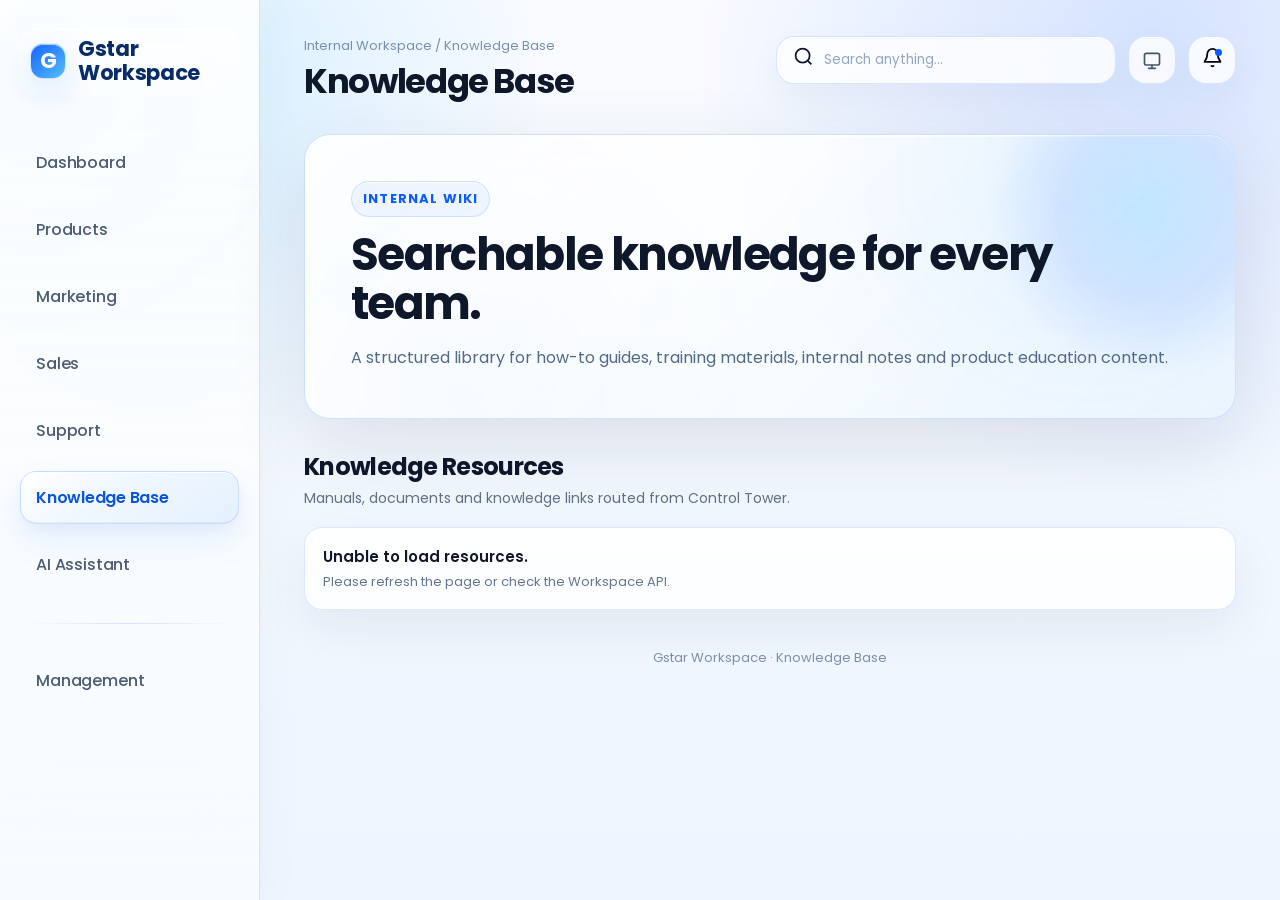
<file: knowledge.html>
<!DOCTYPE html>
<html lang="en"><head><meta charset="utf-8"/><meta content="width=device-width,initial-scale=1" name="viewport"/><link href="https://fonts.googleapis.com" rel="preconnect"/><link crossorigin="" href="https://fonts.gstatic.com" rel="preconnect"/><link href="https://fonts.googleapis.com/css2?family=Poppins:wght@400;500;600;700;800&amp;display=swap" rel="stylesheet"/><link href="assets/css/style.css" rel="stylesheet"/><link href="assets/img/favicon.png" rel="icon" type="image/png"/>
<title>Gstar Workspace | Knowledge Base</title></head><body data-resource-hub="Knowledge"><div class="wrapper"><aside class="sidebar"><a class="brand" href="index.html"><span class="brand-mark">G</span><span>Gstar<br/>Workspace</span></a><nav class="nav"><a href="index.html">Dashboard</a><a href="products.html">Products</a><a href="marketing.html">Marketing</a><a href="sales.html">Sales</a><a href="support.html">Support</a><a class="active" href="knowledge.html">Knowledge Base</a><a href="ai-assistant.html">AI Assistant</a><div class="divider"></div><a href="management-login.html">Management</a></nav></aside>
<main class="main"><header class="topbar"><div><div class="crumb">Internal Workspace / Knowledge Base</div><h1>Knowledge Base</h1></div><div class="top-actions"><div class="search-shell"><span data-icon="search"></span><input autocomplete="off" id="globalSearch" placeholder="Search anything..." type="search"/><div class="search-results" id="globalSearchResults"></div></div><button aria-label="Notifications" class="icon-btn" id="bellButton"><span data-icon="bell"></span><span class="dot"></span></button></div></header><div class="notification-panel" id="notificationPanel"><div class="panel-title">Latest Updates</div><div id="notificationItems"></div><a class="panel-link" href="Gstar-Management.html">Manage announcements →</a></div><section class="hero"><div class="kicker">Internal Wiki</div><h2>Searchable knowledge for every team.</h2><p>A structured library for how-to guides, training materials, internal notes and product education content.</p></section><section class="section routed-resource-section" style="margin-top:30px">
<div class="section-head">
<div>
<div class="section-title">Knowledge Resources</div>
<div class="section-desc">Manuals, documents and knowledge links routed from Control Tower.</div>
</div>
</div>
<div class="list" id="hubResourceStatus" style="margin-top:16px">
<div class="list-item">
<div>
<strong>Loading resources...</strong>
<span>Syncing with Control Tower</span>
</div>
</div>
</div>
<div class="grid-3" hidden="" id="hubResourceCards" style="margin-top:20px"></div>
</section><footer class="footer">Gstar Workspace · Knowledge Base</footer></main></div><script src="assets/js/api.js"></script><script src="assets/js/app.js"></script><script src="assets/js/hub-resources.js"></script></body></html>
</file>
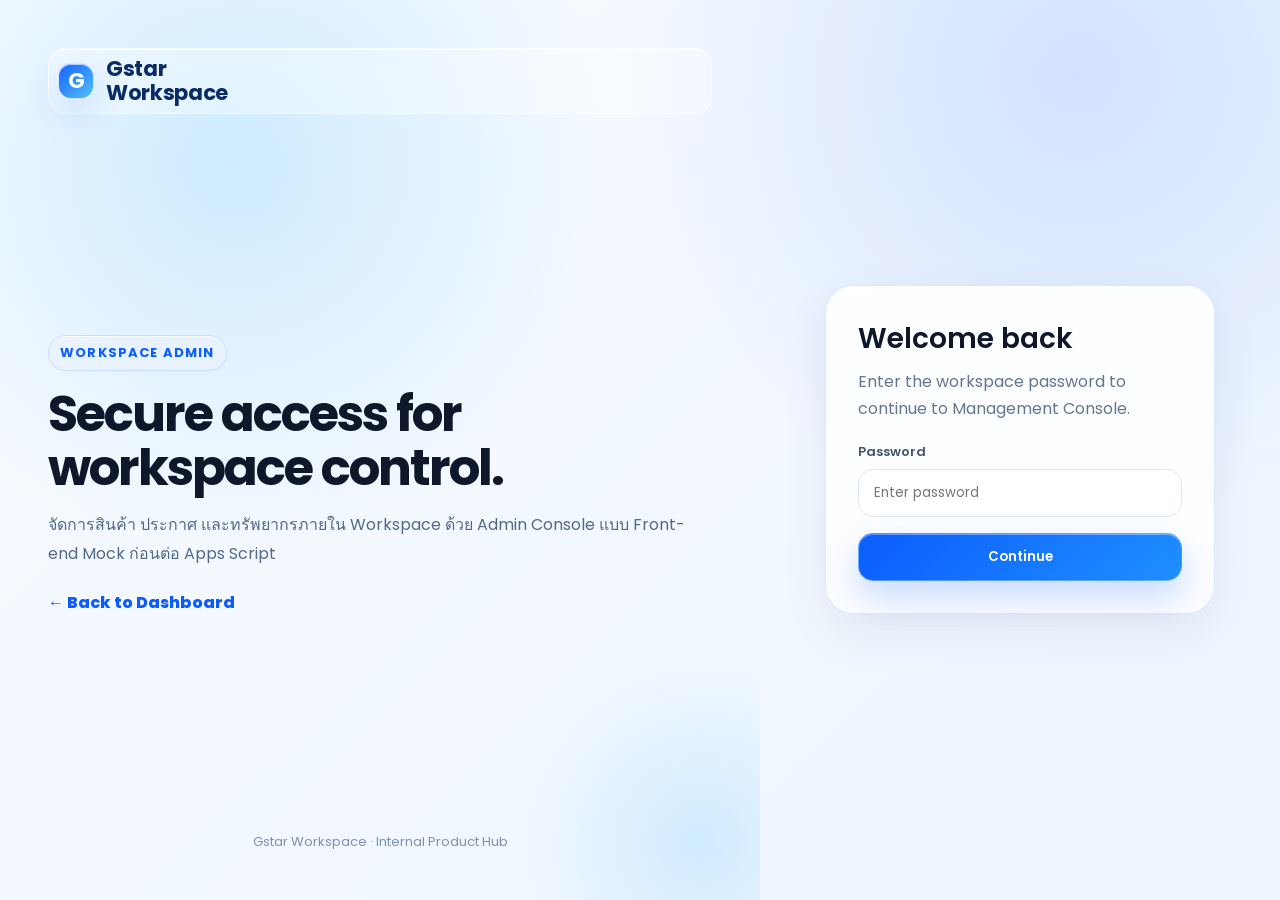
<file: management-login.html>
<!DOCTYPE html><html lang="en"><head><meta charset="UTF-8"><meta name="viewport" content="width=device-width,initial-scale=1"><title>Gstar Workspace | Management Login</title><link rel="preconnect" href="https://fonts.googleapis.com"><link rel="preconnect" href="https://fonts.gstatic.com" crossorigin><link href="https://fonts.googleapis.com/css2?family=Poppins:wght@400;500;600;700;800&display=swap" rel="stylesheet"><link rel="stylesheet" href="assets/css/style.css"><link rel="icon" type="image/png" href="assets/img/favicon.png"></head><body><div class="login-page"><section class="login-brand-panel"><a class="brand" href="index.html"><span class="brand-mark">G</span><span>Gstar<br>Workspace</span></a><div class="login-copy"><div class="kicker">Workspace Admin</div><h1>Secure access for workspace control.</h1><p>จัดการสินค้า ประกาศ และทรัพยากรภายใน Workspace ด้วย Admin Console แบบ Front-end Mock ก่อนต่อ Apps Script</p><a class="back-link" href="index.html">← Back to Dashboard</a></div><div class="footer">Gstar Workspace · Internal Product Hub</div></section><section class="login-side"><form class="login-card" id="managementLoginForm"><h2>Welcome back</h2><p>Enter the workspace password to continue to Management Console.</p><label for="managementPassword">Password</label><input id="managementPassword" type="password" placeholder="Enter password" autocomplete="current-password"><button class="btn primary" type="submit">Continue</button><div class="login-error" id="managementError">Incorrect password. Please try again.</div></form></section></div><script src="assets/js/app.js"></script></body></html>
</file>
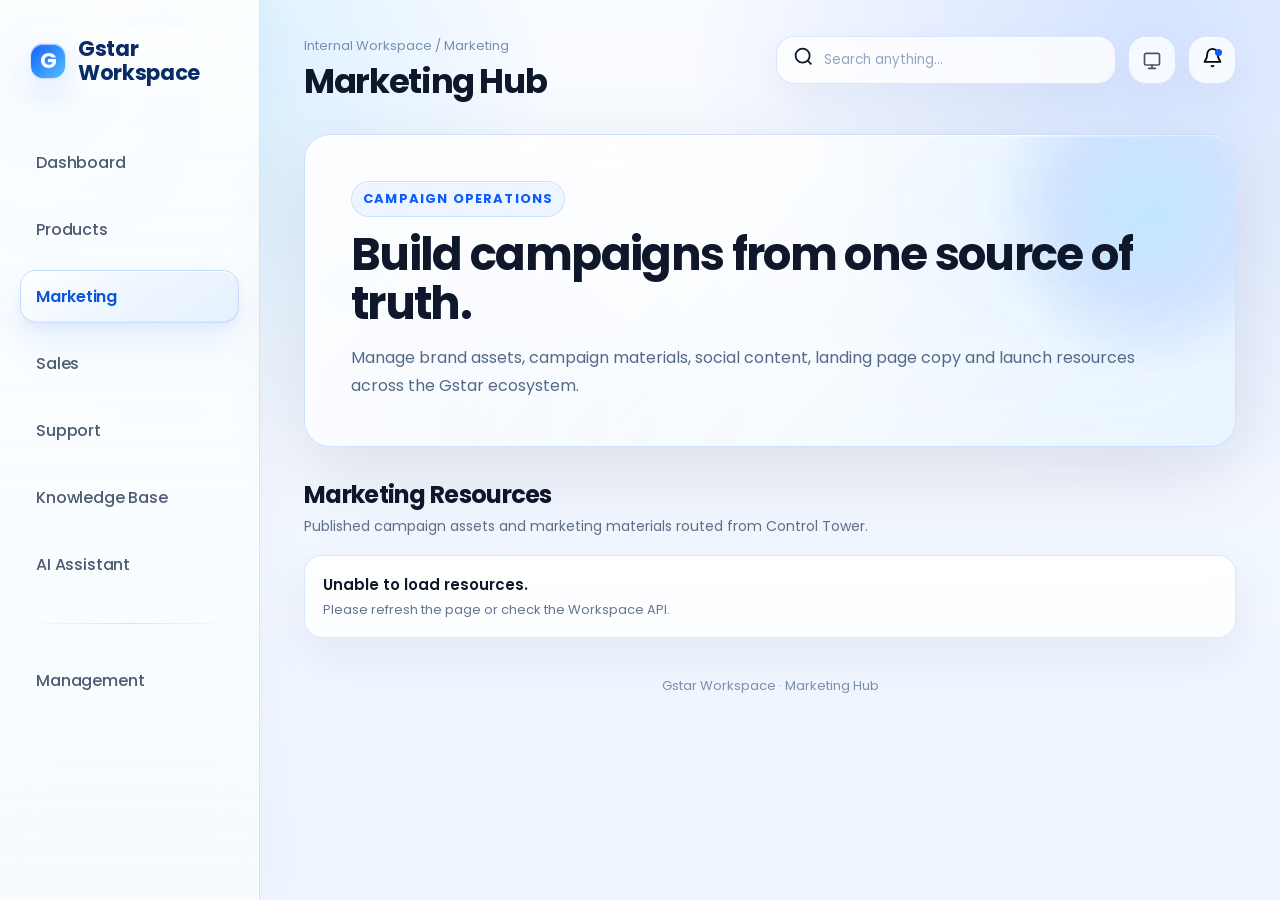
<file: marketing.html>
<!DOCTYPE html>
<html lang="en"><head><meta charset="utf-8"/><meta content="width=device-width,initial-scale=1" name="viewport"/><link href="https://fonts.googleapis.com" rel="preconnect"/><link crossorigin="" href="https://fonts.gstatic.com" rel="preconnect"/><link href="https://fonts.googleapis.com/css2?family=Poppins:wght@400;500;600;700;800&amp;display=swap" rel="stylesheet"/><link href="assets/css/style.css" rel="stylesheet"/><link href="assets/img/favicon.png" rel="icon" type="image/png"/>
<title>Gstar Workspace | Marketing Hub</title></head><body data-resource-hub="Marketing"><div class="wrapper"><aside class="sidebar"><a class="brand" href="index.html"><span class="brand-mark">G</span><span>Gstar<br/>Workspace</span></a><nav class="nav"><a href="index.html">Dashboard</a><a href="products.html">Products</a><a class="active" href="marketing.html">Marketing</a><a href="sales.html">Sales</a><a href="support.html">Support</a><a href="knowledge.html">Knowledge Base</a><a href="ai-assistant.html">AI Assistant</a><div class="divider"></div><a href="management-login.html">Management</a></nav></aside>
<main class="main"><header class="topbar"><div><div class="crumb">Internal Workspace / Marketing</div><h1>Marketing Hub</h1></div><div class="top-actions"><div class="search-shell"><span data-icon="search"></span><input autocomplete="off" id="globalSearch" placeholder="Search anything..." type="search"/><div class="search-results" id="globalSearchResults"></div></div><button aria-label="Notifications" class="icon-btn" id="bellButton"><span data-icon="bell"></span><span class="dot"></span></button></div></header><div class="notification-panel" id="notificationPanel"><div class="panel-title">Latest Updates</div><div id="notificationItems"></div><a class="panel-link" href="Gstar-Management.html">Manage announcements →</a></div><section class="hero"><div class="kicker">Campaign Operations</div><h2>Build campaigns from one source of truth.</h2><p>Manage brand assets, campaign materials, social content, landing page copy and launch resources across the Gstar ecosystem.</p></section><section class="section routed-resource-section" style="margin-top:30px">
<div class="section-head">
<div>
<div class="section-title">Marketing Resources</div>
<div class="section-desc">Published campaign assets and marketing materials routed from Control Tower.</div>
</div>
</div>
<div class="list" id="hubResourceStatus" style="margin-top:16px">
<div class="list-item">
<div>
<strong>Loading resources...</strong>
<span>Syncing with Control Tower</span>
</div>
</div>
</div>
<div class="grid-3" hidden="" id="hubResourceCards" style="margin-top:20px"></div>
</section><footer class="footer">Gstar Workspace · Marketing Hub</footer></main></div><script src="assets/js/api.js"></script><script src="assets/js/app.js"></script><script src="assets/js/hub-resources.js"></script></body></html>
</file>
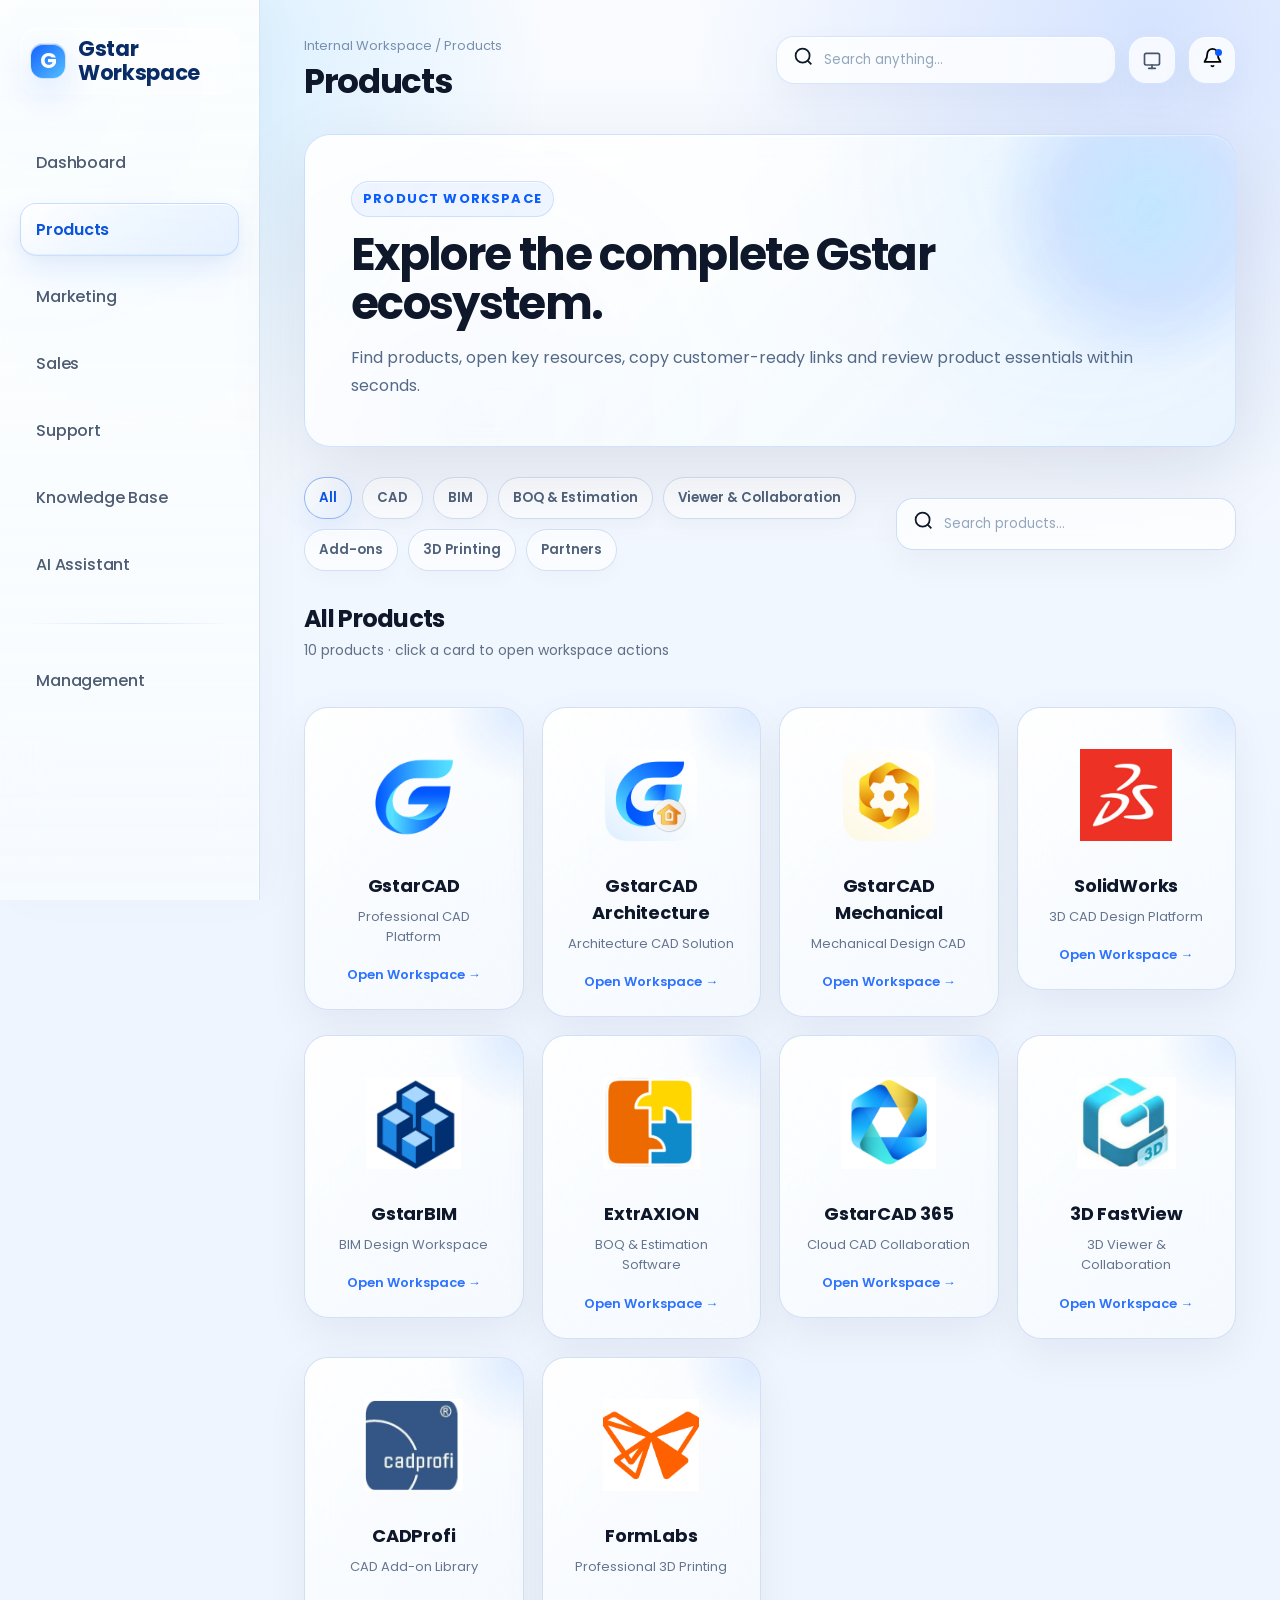
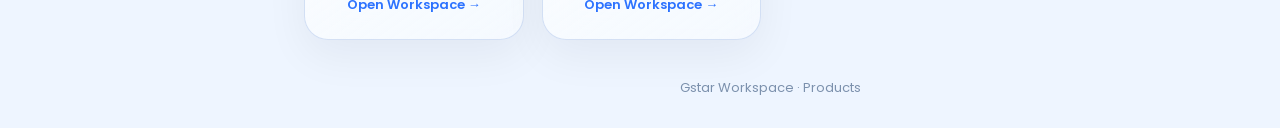
<file: products.html>
<!DOCTYPE html><html lang="en"><head><meta charset="UTF-8"><meta name="viewport" content="width=device-width,initial-scale=1"><link rel="preconnect" href="https://fonts.googleapis.com"><link rel="preconnect" href="https://fonts.gstatic.com" crossorigin><link href="https://fonts.googleapis.com/css2?family=Poppins:wght@400;500;600;700;800&display=swap" rel="stylesheet"><link rel="stylesheet" href="assets/css/style.css"><link rel="stylesheet" href="assets/css/products.css"><link rel="icon" type="image/png" href="assets/img/favicon.png">
<title>Gstar Workspace | Products</title></head><body><div class="wrapper"><aside class="sidebar"><a class="brand" href="index.html"><span class="brand-mark">G</span><span>Gstar<br>Workspace</span></a><nav class="nav"><a href="index.html">Dashboard</a><a class="active" href="products.html">Products</a><a href="marketing.html">Marketing</a><a href="sales.html">Sales</a><a href="support.html">Support</a><a href="knowledge.html">Knowledge Base</a><a href="ai-assistant.html">AI Assistant</a><div class="divider"></div><a href="management-login.html">Management</a></nav></aside>
<main class="main"><header class="topbar"><div><div class="crumb">Internal Workspace / Products</div><h1>Products</h1></div><div class="top-actions"><div class="search-shell"><span data-icon="search"></span><input id="globalSearch" type="search" placeholder="Search anything..." autocomplete="off"><div id="globalSearchResults" class="search-results"></div></div><button class="icon-btn" id="bellButton" aria-label="Notifications"><span data-icon="bell"></span><span class="dot"></span></button></div></header><div class="notification-panel" id="notificationPanel"><div class="panel-title">Latest Updates</div><div id="notificationItems"></div><a class="panel-link" href="Gstar-Management.html">Manage announcements →</a></div><section class="hero"><div class="kicker">Product Workspace</div><h2>Explore the complete Gstar ecosystem.</h2><p>Find products, open key resources, copy customer-ready links and review product essentials within seconds.</p></section><section class="section products-toolbar products-toolbar-v5"><div class="category-tabs" id="categoryTabs"></div><div class="product-search"><span data-icon="search"></span><input id="productSearch" type="search" placeholder="Search products..."></div></section><section class="section"><div id="productGroups" class="product-groups"></div></section><footer class="footer">Gstar Workspace · Products</footer></main></div><script src="assets/js/api.js"></script><script src="assets/js/app.js"></script><script src="assets/js/products.js"></script></body></html>
</file>
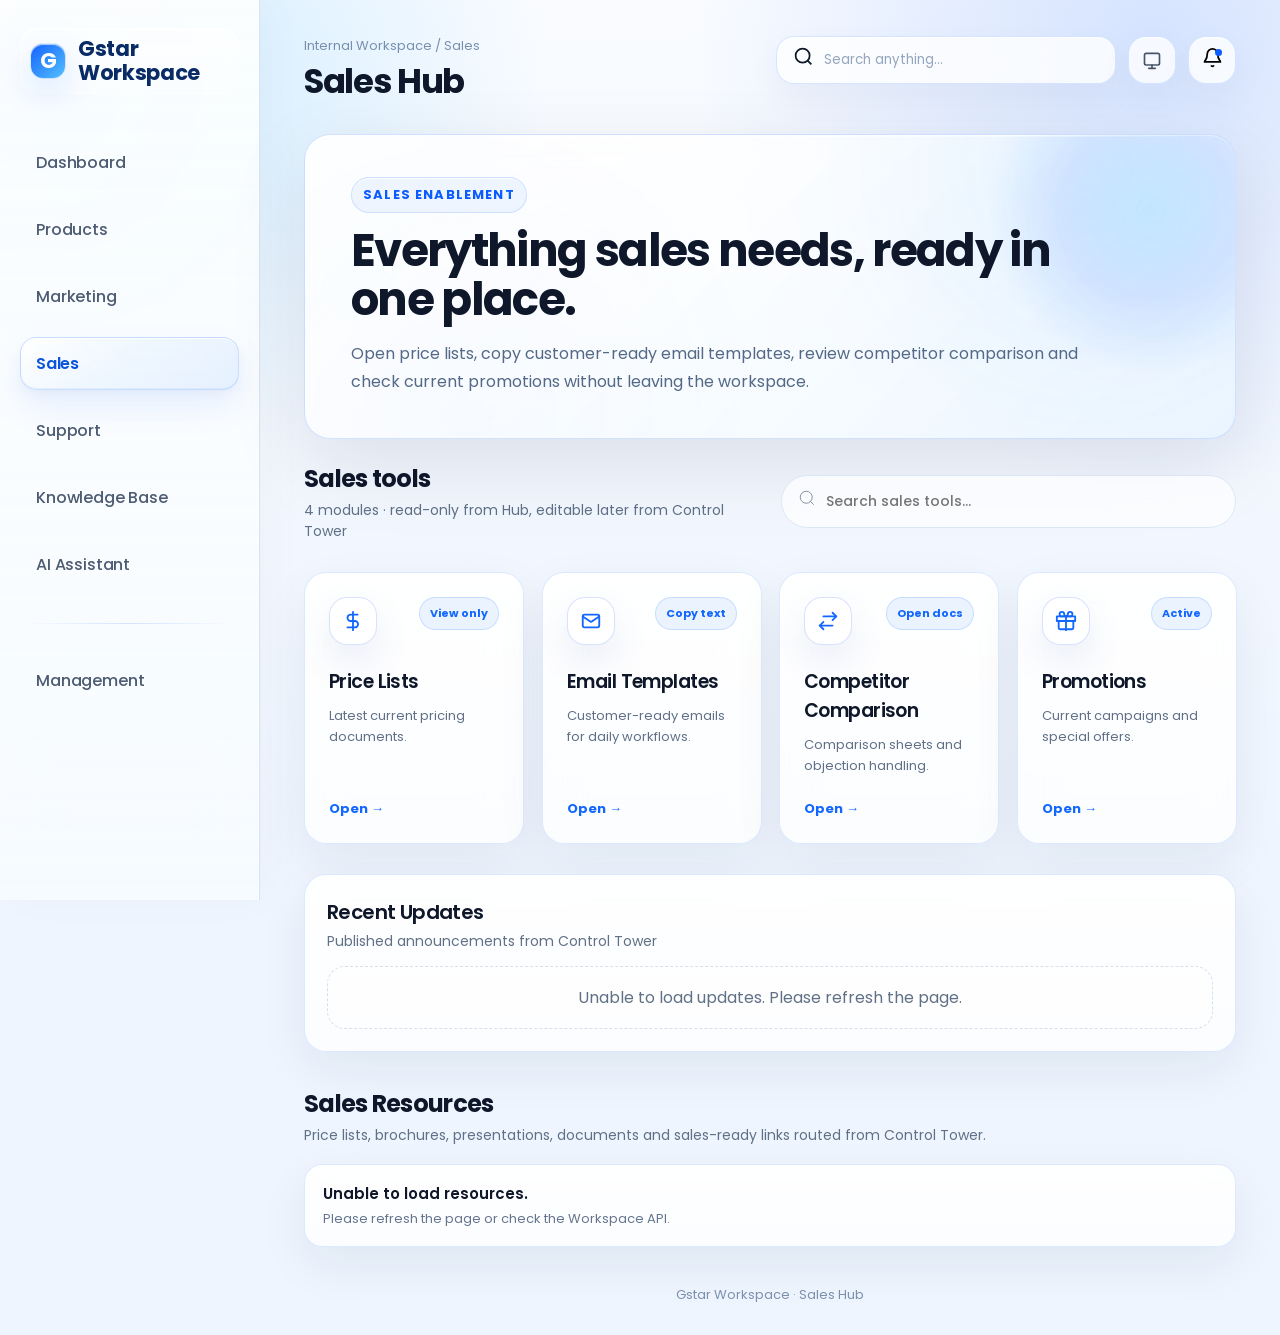
<file: sales.html>
<!DOCTYPE html><html lang="en"><head><meta charset="UTF-8"><meta name="viewport" content="width=device-width,initial-scale=1"><link rel="preconnect" href="https://fonts.googleapis.com"><link rel="preconnect" href="https://fonts.gstatic.com" crossorigin><link href="https://fonts.googleapis.com/css2?family=Poppins:wght@400;500;600;700;800&display=swap" rel="stylesheet"><link rel="stylesheet" href="assets/css/style.css"><link rel="icon" type="image/png" href="assets/img/favicon.png">
<title>Gstar Workspace | Sales Hub</title>
<style>
.sales-hero{min-height:260px;padding:42px 46px;display:flex;align-items:center}.sales-hero h2{max-width:760px}.sales-hero p{max-width:760px}.sales-toolbar{display:flex;align-items:center;justify-content:space-between;gap:16px;margin-top:-8px}.sales-search{display:flex;align-items:center;gap:10px;width:min(460px,100%);padding:13px 16px;border:1px solid var(--line);border-radius:999px;background:rgba(255,255,255,.68);box-shadow:var(--shadow-soft);backdrop-filter:blur(18px)}.sales-search svg{width:18px;height:18px;color:var(--muted)}.sales-search input{border:0;outline:0;background:transparent;width:100%;font:500 14px Poppins,sans-serif;color:var(--text)}.sales-grid{display:grid;grid-template-columns:repeat(4,minmax(0,1fr));gap:18px}.sales-tool-card{position:relative;min-height:220px;display:flex;flex-direction:column;align-items:flex-start;cursor:pointer;overflow:hidden}.sales-tool-card:after{content:"";position:absolute;right:-70px;bottom:-80px;width:200px;height:200px;border-radius:999px;background:radial-gradient(circle,rgba(91,135,255,.16),transparent 66%);opacity:0;transition:.45s cubic-bezier(.22,1,.36,1)}.sales-tool-card:hover:after{opacity:1}.sales-tool-card:hover{transform:translateY(-4px)}.tool-top{display:flex;width:100%;align-items:flex-start;justify-content:space-between;gap:14px;margin-bottom:22px}.tool-icon{width:48px;height:48px;border:1px solid rgba(96,132,255,.24);border-radius:18px;background:rgba(255,255,255,.66);display:grid;place-items:center;color:#1267ff;box-shadow:0 16px 36px rgba(48,89,180,.10)}.tool-icon svg{width:22px;height:22px;stroke:currentColor;fill:none;stroke-width:2;stroke-linecap:round;stroke-linejoin:round}.tool-chip{font-size:11px;font-weight:700;color:#1267ff;background:rgba(18,103,255,.08);border:1px solid rgba(18,103,255,.16);border-radius:999px;padding:7px 10px;white-space:nowrap}.sales-tool-card h3{font-size:19px;letter-spacing:-.03em;margin:0 0 9px}.sales-tool-card p{margin:0;color:var(--muted);font-size:13px;line-height:1.65}.tool-open{margin-top:auto;padding-top:22px;font-size:13px;font-weight:700;color:#1267ff}.sales-updates{display:grid;grid-template-columns:1fr;gap:18px}.sales-update-empty{padding:18px;border:1px dashed rgba(129,148,190,.30);border-radius:18px;text-align:center;color:var(--muted);background:rgba(255,255,255,.42)}.sales-panel{padding:22px}.sales-panel h3{margin:0 0 14px;font-size:20px;letter-spacing:-.03em}.sales-list{display:grid;gap:10px}.sales-list-item{display:flex;align-items:center;justify-content:space-between;gap:14px;padding:14px;border:1px solid rgba(129,148,190,.16);border-radius:18px;background:rgba(255,255,255,.56)}.sales-list-item strong{display:block;font-size:13px}.sales-list-item span{display:block;margin-top:3px;color:var(--muted);font-size:12px}.sales-modal{position:fixed;inset:0;z-index:500;display:none;align-items:center;justify-content:center;padding:22px;background:rgba(23,35,58,.24);backdrop-filter:blur(16px);-webkit-backdrop-filter:blur(16px)}.sales-modal.show{display:flex}.sales-modal-card{width:min(900px,100%);max-height:min(86vh,820px);overflow:auto;border:1px solid var(--line);border-radius:34px;background:rgba(255,255,255,.84);box-shadow:0 34px 110px rgba(31,54,96,.22);backdrop-filter:blur(28px);-webkit-backdrop-filter:blur(28px);padding:24px;animation:modalRise .4s cubic-bezier(.22,1,.36,1)}@keyframes modalRise{from{opacity:0;transform:translateY(12px) scale(.985)}to{opacity:1;transform:none}}.sales-modal-head{display:flex;align-items:flex-start;justify-content:space-between;gap:18px;margin-bottom:18px}.sales-modal-title h3{margin:0;font-size:28px;letter-spacing:-.04em}.sales-modal-title p{margin:7px 0 0;color:var(--muted);font-size:13px;line-height:1.6}.sales-close{width:42px;height:42px;border:1px solid var(--line);border-radius:16px;background:rgba(255,255,255,.68);color:var(--text);font-size:22px;line-height:1;cursor:pointer}.modal-search{margin:0 0 18px}.modal-content{display:grid;gap:12px}.price-accordion{border:1px solid rgba(129,148,190,.18);border-radius:22px;background:rgba(255,255,255,.58);overflow:hidden}.price-accordion summary{list-style:none;cursor:pointer;display:flex;align-items:center;justify-content:space-between;gap:14px;padding:18px 20px;font-weight:700}.price-accordion summary::-webkit-details-marker{display:none}.price-accordion summary span{color:var(--muted);font-size:12px;font-weight:600}.price-body{padding:0 20px 18px}.price-current{display:grid;grid-template-columns:1fr auto;align-items:center;gap:12px;padding:16px;border:1px solid rgba(129,148,190,.16);border-radius:18px;background:rgba(255,255,255,.68)}.price-current strong{display:block;font-size:15px}.price-current span{display:block;color:var(--muted);font-size:12px;margin-top:3px}.older-title{margin:16px 0 8px;color:var(--muted);font-size:12px;font-weight:700;text-transform:uppercase;letter-spacing:.08em}.version-row{display:grid;grid-template-columns:1fr auto;align-items:center;gap:12px;padding:11px 0;border-top:1px solid rgba(129,148,190,.15)}.version-row:first-of-type{border-top:0}.open-btn,.copy-template-btn{border:1px solid rgba(18,103,255,.18);background:rgba(18,103,255,.08);color:#1267ff;border-radius:999px;padding:9px 14px;font:700 12px Poppins,sans-serif;cursor:pointer;transition:.35s cubic-bezier(.22,1,.36,1)}.open-btn:hover,.copy-template-btn:hover{transform:translateY(-1px);background:rgba(18,103,255,.13)}.template-card,.simple-resource-card{display:grid;grid-template-columns:1fr auto;align-items:center;gap:14px;padding:17px;border:1px solid rgba(129,148,190,.16);border-radius:20px;background:rgba(255,255,255,.58)}.template-card strong,.simple-resource-card strong{display:block;font-size:14px}.template-card p,.simple-resource-card p{margin:4px 0 0;color:var(--muted);font-size:12px;line-height:1.55}.copy-template-btn.copied{background:rgba(29,176,122,.12);border-color:rgba(29,176,122,.24);color:#0b8b62}.price-list-card{min-height:76px}.empty-state{padding:24px;border:1px dashed rgba(129,148,190,.30);border-radius:22px;text-align:center;color:var(--muted);background:rgba(255,255,255,.42)}
@media(max-width:1180px){.sales-grid{grid-template-columns:repeat(2,minmax(0,1fr))}.sales-updates{grid-template-columns:1fr}}@media(max-width:720px){.sales-hero{min-height:auto;padding:28px}.sales-toolbar{align-items:stretch;flex-direction:column}.sales-grid{grid-template-columns:1fr}.sales-modal{padding:12px}.sales-modal-card{border-radius:26px;padding:18px}.sales-modal-title h3{font-size:23px}.price-current,.template-card,.simple-resource-card{grid-template-columns:1fr}.open-btn,.copy-template-btn{width:100%;justify-content:center}.version-row{grid-template-columns:1fr auto}}
</style></head><body data-resource-hub="Sales"><div class="wrapper"><aside class="sidebar"><a class="brand" href="index.html"><span class="brand-mark">G</span><span>Gstar<br>Workspace</span></a><nav class="nav"><a href="index.html">Dashboard</a><a href="products.html">Products</a><a href="marketing.html">Marketing</a><a class="active" href="sales.html">Sales</a><a href="support.html">Support</a><a href="knowledge.html">Knowledge Base</a><a href="ai-assistant.html">AI Assistant</a><div class="divider"></div><a href="management-login.html">Management</a></nav></aside>
<main class="main"><header class="topbar"><div><div class="crumb">Internal Workspace / Sales</div><h1>Sales Hub</h1></div><div class="top-actions"><div class="search-shell"><span data-icon="search"></span><input id="globalSearch" type="search" placeholder="Search anything..." autocomplete="off"><div id="globalSearchResults" class="search-results"></div></div><button class="icon-btn" id="bellButton" aria-label="Notifications"><span data-icon="bell"></span><span class="dot"></span></button></div></header><div class="notification-panel" id="notificationPanel"><div class="panel-title">Latest Updates</div><div id="notificationItems"></div><a class="panel-link" href="Gstar-Management.html">Manage announcements →</a></div>
<section class="hero sales-hero"><div><div class="kicker">Sales Enablement</div><h2>Everything sales needs, ready in one place.</h2><p>Open price lists, copy customer-ready email templates, review competitor comparison and check current promotions without leaving the workspace.</p></div></section>
<section class="section sales-toolbar"><div><div class="section-title">Sales tools</div><div class="section-desc">4 modules · read-only from Hub, editable later from Control Tower</div></div><label class="sales-search"><span data-sales-icon="search"></span><input id="salesSearch" type="search" placeholder="Search sales tools..."></label></section>
<section class="section"><div class="sales-grid" id="salesCards"></div></section>
<section class="section sales-updates">
  <div class="card sales-panel">
    <div class="section-head" style="margin-bottom:14px">
      <div>
        <h3 style="margin:0">Recent Updates</h3>
        <div class="section-desc">Published announcements from Control Tower</div>
      </div>
    </div>
    <div class="sales-list" id="salesRecentUpdates">
      <div class="sales-update-empty">Loading updates...</div>
    </div>
  </div>
</section>

<section class="section routed-resource-section" style="margin-top:34px">
  <div class="section-head">
    <div>
      <div class="section-title">Sales Resources</div>
      <div class="section-desc">Price lists, brochures, presentations, documents and sales-ready links routed from Control Tower.</div>
    </div>
  </div>
  <div id="hubResourceStatus" class="list" style="margin-top:16px">
    <div class="list-item">
      <div><strong>Loading resources...</strong><span>Syncing with Control Tower</span></div>
    </div>
  </div>
  <div id="hubResourceCards" class="grid-3" style="margin-top:18px" hidden></div>
</section><footer class="footer">Gstar Workspace · Sales Hub</footer></main></div>
<div class="sales-modal" id="salesModal" aria-hidden="true"><div class="sales-modal-card" role="dialog" aria-modal="true"><div class="sales-modal-head"><div class="sales-modal-title"><h3 id="modalTitle">Sales Tools</h3><p id="modalDesc">Sales resources</p></div><button class="sales-close" id="modalClose" aria-label="Close">×</button></div><label class="sales-search modal-search"><span data-sales-icon="search"></span><input id="modalSearch" type="search" placeholder="Search in this module..."></label><div class="modal-content" id="modalContent"></div></div></div>
<script src="assets/js/api.js"></script>
<script src="assets/js/app.js"></script><script src="assets/js/hub-resources.js"></script>
<script>
const salesIcons={search:'<svg viewBox="0 0 24 24" fill="none" stroke="currentColor"><circle cx="11" cy="11" r="8"></circle><path d="m21 21-4.3-4.3"></path></svg>',price:'<svg viewBox="0 0 24 24"><path d="M12 2v20"></path><path d="M17 5H9.5a3.5 3.5 0 0 0 0 7H14a3.5 3.5 0 0 1 0 7H6"></path></svg>',mail:'<svg viewBox="0 0 24 24"><rect x="3" y="5" width="18" height="14" rx="2"></rect><path d="m3 7 9 6 9-6"></path></svg>',compare:'<svg viewBox="0 0 24 24"><path d="M7 7h14"></path><path d="m17 3 4 4-4 4"></path><path d="M17 17H3"></path><path d="m7 21-4-4 4-4"></path></svg>',promo:'<svg viewBox="0 0 24 24"><path d="M20 12v7a2 2 0 0 1-2 2H6a2 2 0 0 1-2-2v-7"></path><path d="M2 7h20v5H2z"></path><path d="M12 22V7"></path><path d="M12 7H7.5A2.5 2.5 0 1 1 10 4.5C10 6 12 7 12 7Z"></path><path d="M12 7h4.5A2.5 2.5 0 1 0 14 4.5C14 6 12 7 12 7Z"></path></svg>'};
const modules=[{id:'price',title:'Price Lists',desc:'Latest current pricing documents.',chip:'View only',icon:'price'},{id:'email',title:'Email Templates',desc:'Customer-ready emails for daily workflows.',chip:'Copy text',icon:'mail'},{id:'competitor',title:'Competitor Comparison',desc:'Comparison sheets and objection handling.',chip:'Open docs',icon:'compare'},{id:'promotions',title:'Promotions',desc:'Current campaigns and special offers.',chip:'Active',icon:'promo'}];
let priceLists=[];
let priceListsLoading=true;

function normalizeHubs(value){
  if(Array.isArray(value))return value;
  if(!value)return [];
  if(typeof value==='string'){
    const text=value.trim();
    if(!text)return [];
    try{
      const parsed=JSON.parse(text);
      if(Array.isArray(parsed))return parsed;
    }catch(error){}
    return text.split(/[,|/]/).map(item=>item.trim()).filter(Boolean);
  }
  return [];
}

function formatUpdated(value){
  if(!value)return 'Published';
  const date=new Date(value);
  if(Number.isNaN(date.getTime()))return 'Published';
  return `Updated ${date.toLocaleDateString('en-GB',{day:'2-digit',month:'short',year:'numeric'})}`;
}

async function loadSalesPriceLists(){
  priceListsLoading=true;
  if(currentModule==='price')renderModal();

  try{
    const data=await GstarAPI.bootstrap();
    const resources=Array.isArray(data.resources)?data.resources:[];
    const products=Array.isArray(data.products)?data.products:[];
    const productNames=new Map(
      products.map(product=>[
        String(product.ID||product.id||''),
        product.Name||product.name||'All Products'
      ])
    );

    priceLists=resources
      .filter(resource=>{
        const category=String(resource.Category||resource.category||'').trim().toLowerCase();
        const status=String(resource.Status||resource.status||'').trim().toLowerCase();
        const hubs=normalizeHubs(resource.Hubs||resource.hubs).map(hub=>String(hub).toLowerCase());
        return category==='price list'&&status==='published'&&hubs.includes('sales');
      })
      .sort((a,b)=>new Date(b.UpdatedAt||0)-new Date(a.UpdatedAt||0))
      .map(resource=>({
        product:productNames.get(String(resource.ProductID||resource.productId||''))||'All Products',
        note:resource.Title||resource.title||'Current Price List',
        description:resource.Description||resource.description||'',
        updated:formatUpdated(resource.UpdatedAt||resource.updatedAt),
        url:resource.URL||resource.url||'#'
      }));
  }catch(error){
    console.error('Could not load Sales Price Lists from API.',error);
    priceLists=[];
  }finally{
    priceListsLoading=false;
    if(currentModule==='price')renderModal();
  }
}

function salesEscapeHTML(value){
  return String(value??'')
    .replace(/&/g,'&amp;')
    .replace(/</g,'&lt;')
    .replace(/>/g,'&gt;')
    .replace(/"/g,'&quot;')
    .replace(/'/g,'&#39;');
}
function formatAnnouncementDate(value){
  if(!value)return 'Published';
  const date=new Date(value);
  if(Number.isNaN(date.getTime()))return 'Published';
  const today=new Date();
  const dayStart=new Date(today.getFullYear(),today.getMonth(),today.getDate());
  const valueStart=new Date(date.getFullYear(),date.getMonth(),date.getDate());
  const diff=Math.round((dayStart-valueStart)/86400000);
  if(diff===0)return 'Today';
  if(diff===1)return 'Yesterday';
  if(diff>1&&diff<7)return `${diff} days ago`;
  return date.toLocaleDateString('en-GB',{day:'2-digit',month:'short',year:'numeric'});
}
async function loadSalesAnnouncements(){
  const box=document.getElementById('salesRecentUpdates');
  if(!box)return;
  try{
    const data=await GstarAPI.bootstrap();
    const announcements=(Array.isArray(data.announcements)?data.announcements:[])
      .filter(item=>String(item.Status||item.status||'').trim().toLowerCase()==='published')
      .sort((a,b)=>new Date(b.UpdatedAt||b.updatedAt||0)-new Date(a.UpdatedAt||a.updatedAt||0))
      .slice(0,5);
    box.innerHTML=announcements.length
      ?announcements.map(item=>{
          const title=salesEscapeHTML(item.Title||item.title||'Workspace update');
          const description=salesEscapeHTML(item.Description||item.description||'');
          const date=formatAnnouncementDate(item.UpdatedAt||item.updatedAt||item.CreatedAt||item.createdAt);
          return `<div class="sales-list-item"><div><strong>${title}</strong><span>${description||'Published from Control Tower'}</span></div><span class="tag blue">${salesEscapeHTML(date)}</span></div>`;
        }).join('')
      :'<div class="sales-update-empty">No published announcements yet.</div>';
  }catch(error){
    console.error('Could not load Sales announcements from API.',error);
    box.innerHTML='<div class="sales-update-empty">Unable to load updates. Please refresh the page.</div>';
  }
}
const emailTemplates=[{title:'Quotation Follow-up',desc:'Follow up after sending quotation.',body:'สวัสดีค่ะ ขออนุญาตติดตามใบเสนอราคาที่ส่งให้ก่อนหน้านี้นะคะ หากมีคำถามเพิ่มเติมหรือต้องการให้ปรับรายละเอียด แจ้งได้เลยค่ะ'},{title:'Trial Reminder',desc:'Nudge customer after trial download.',body:'สวัสดีค่ะ เห็นว่าคุณสนใจทดลองใช้งานซอฟต์แวร์ หากต้องการคำแนะนำการติดตั้งหรือการใช้งานเบื้องต้น ทีมเราพร้อมช่วยดูแลนะคะ'},{title:'Renewal Reminder',desc:'Renewal reminder for existing customers.',body:'สวัสดีค่ะ ใบอนุญาตใช้งานของคุณใกล้ถึงกำหนดต่ออายุแล้ว หากต้องการให้ทีมช่วยตรวจสอบแพ็กเกจหรือจัดทำใบเสนอราคา แจ้งได้เลยค่ะ'},{title:'Thank You',desc:'After demo / meeting follow-up.',body:'ขอบคุณสำหรับเวลาวันนี้นะคะ เดี๋ยวทางทีมจะส่งข้อมูลเพิ่มเติมและเอกสารประกอบให้ตามที่คุยกันค่ะ'}];
const competitors=[{title:'AutoCAD vs GstarCAD',desc:'CAD competitor comparison and talking points.',url:'#'},{title:'Revit vs GstarBIM',desc:'BIM positioning and comparison notes.',url:'#'},{title:'Cubicost vs ExtrAXION',desc:'BOQ and estimation comparison.',url:'#'}];
const promotions=[{title:'GstarCAD Upgrade Campaign',desc:'Current upgrade offer and landing page.',url:'#',status:'Active'},{title:'GstarBIM Launch Campaign',desc:'Launch promotion and customer CTA.',url:'#',status:'Active'}];
let currentModule='price';
function applySalesIcons(){document.querySelectorAll('[data-sales-icon]').forEach(el=>{el.innerHTML=salesIcons[el.dataset.salesIcon]||''})}
function renderSalesCards(){const q=(document.getElementById('salesSearch')?.value||'').toLowerCase();document.getElementById('salesCards').innerHTML=modules.filter(m=>`${m.title} ${m.desc}`.toLowerCase().includes(q)).map(m=>`<article class="card sales-tool-card" data-module="${m.id}"><div class="tool-top"><div class="tool-icon">${salesIcons[m.icon]}</div><span class="tool-chip">${m.chip}</span></div><h3>${m.title}</h3><p>${m.desc}</p><div class="tool-open">Open →</div></article>`).join('')||'<div class="empty-state">No sales tools found.</div>';document.querySelectorAll('.sales-tool-card').forEach(card=>card.addEventListener('click',()=>openModule(card.dataset.module)))}
function openModule(id){currentModule=id;const data={price:['Price Lists','Open current price list documents by product. Price List is view-only in Sales Hub.'],email:['Email Templates','Copy customer-ready message templates and adjust before sending.'],competitor:['Competitor Comparison','Open comparison documents and objection handling notes.'],promotions:['Promotions','Open current campaign and promotion pages.']}[id];document.getElementById('modalTitle').textContent=data[0];document.getElementById('modalDesc').textContent=data[1];document.getElementById('modalSearch').value='';renderModal();document.getElementById('salesModal').classList.add('show');document.getElementById('salesModal').setAttribute('aria-hidden','false')}
function closeModal(){document.getElementById('salesModal').classList.remove('show');document.getElementById('salesModal').setAttribute('aria-hidden','true')}
function openUrl(url){if(!url||url==='#'){showSalesToast('Link not added yet');return}window.open(url,'_blank','noopener')}
function showSalesToast(msg){let t=document.getElementById('v5Toast')||document.createElement('div');t.id='v5Toast';t.className='v5-toast show';t.textContent=msg;document.body.appendChild(t);clearTimeout(window.__salesToast);window.__salesToast=setTimeout(()=>t.classList.remove('show'),1200)}
async function copyText(text,btn){try{await navigator.clipboard.writeText(text)}catch(e){}const old=btn.textContent;btn.textContent='✓ Copied';btn.classList.add('copied');setTimeout(()=>{btn.textContent=old;btn.classList.remove('copied')},1200)}
function renderModal(){const q=(document.getElementById('modalSearch')?.value||'').toLowerCase();const box=document.getElementById('modalContent');if(currentModule==='price'){
  if(priceListsLoading){
    box.innerHTML='<div class="empty-state">Loading price lists...</div>';
    return;
  }
  box.innerHTML=priceLists
    .filter(p=>`${p.product} ${p.note} ${p.description||''}`.toLowerCase().includes(q))
    .map(p=>`<div class="simple-resource-card price-list-card"><div><strong>${p.product}</strong><p>${p.note}${p.description?' · '+p.description:''} · ${p.updated}</p></div><button class="open-btn" onclick="openUrl('${p.url}')">Open</button></div>`)
    .join('')||'<div class="empty-state">No published Price List routed to Sales.</div>';
  return;
}if(currentModule==='email'){box.innerHTML=emailTemplates.filter(t=>`${t.title} ${t.desc}`.toLowerCase().includes(q)).map(t=>`<div class="template-card"><div><strong>${t.title}</strong><p>${t.desc}</p></div><button class="copy-template-btn" data-body="${encodeURIComponent(t.body)}">Copy</button></div>`).join('')||'<div class="empty-state">No templates found.</div>';box.querySelectorAll('.copy-template-btn').forEach(btn=>btn.addEventListener('click',()=>copyText(decodeURIComponent(btn.dataset.body),btn)));return}if(currentModule==='competitor'){box.innerHTML=competitors.filter(x=>`${x.title} ${x.desc}`.toLowerCase().includes(q)).map(x=>`<div class="simple-resource-card"><div><strong>${x.title}</strong><p>${x.desc}</p></div><button class="open-btn" onclick="openUrl('${x.url}')">Open</button></div>`).join('')||'<div class="empty-state">No comparison found.</div>';return}box.innerHTML=promotions.filter(x=>`${x.title} ${x.desc}`.toLowerCase().includes(q)).map(x=>`<div class="simple-resource-card"><div><strong>${x.title}</strong><p>${x.desc}</p></div><button class="open-btn" onclick="openUrl('${x.url}')">Open</button></div>`).join('')||'<div class="empty-state">No promotions found.</div>'}
document.addEventListener('DOMContentLoaded',()=>{applySalesIcons();renderSalesCards();loadSalesPriceLists();loadSalesAnnouncements();document.getElementById('salesSearch')?.addEventListener('input',renderSalesCards);document.getElementById('modalSearch')?.addEventListener('input',renderModal);document.getElementById('modalClose')?.addEventListener('click',closeModal);document.getElementById('salesModal')?.addEventListener('click',e=>{if(e.target.id==='salesModal')closeModal()});document.addEventListener('keydown',e=>{if(e.key==='Escape')closeModal()})});
</script></body></html>
</file>
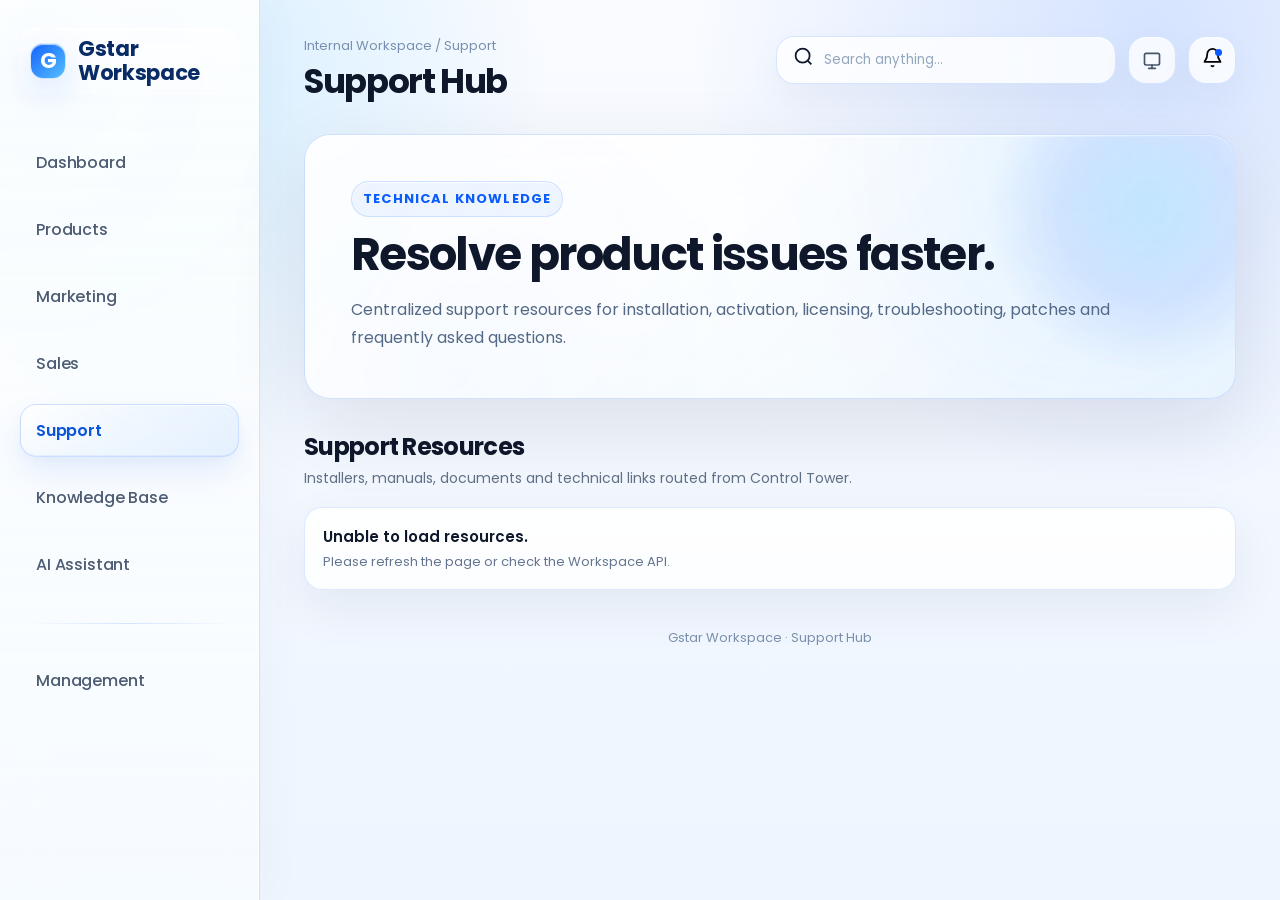
<file: support.html>
<!DOCTYPE html>
<html lang="en"><head><meta charset="utf-8"/><meta content="width=device-width,initial-scale=1" name="viewport"/><link href="https://fonts.googleapis.com" rel="preconnect"/><link crossorigin="" href="https://fonts.gstatic.com" rel="preconnect"/><link href="https://fonts.googleapis.com/css2?family=Poppins:wght@400;500;600;700;800&amp;display=swap" rel="stylesheet"/><link href="assets/css/style.css" rel="stylesheet"/><link href="assets/img/favicon.png" rel="icon" type="image/png"/>
<title>Gstar Workspace | Support Hub</title></head><body data-resource-hub="Support"><div class="wrapper"><aside class="sidebar"><a class="brand" href="index.html"><span class="brand-mark">G</span><span>Gstar<br/>Workspace</span></a><nav class="nav"><a href="index.html">Dashboard</a><a href="products.html">Products</a><a href="marketing.html">Marketing</a><a href="sales.html">Sales</a><a class="active" href="support.html">Support</a><a href="knowledge.html">Knowledge Base</a><a href="ai-assistant.html">AI Assistant</a><div class="divider"></div><a href="management-login.html">Management</a></nav></aside>
<main class="main"><header class="topbar"><div><div class="crumb">Internal Workspace / Support</div><h1>Support Hub</h1></div><div class="top-actions"><div class="search-shell"><span data-icon="search"></span><input autocomplete="off" id="globalSearch" placeholder="Search anything..." type="search"/><div class="search-results" id="globalSearchResults"></div></div><button aria-label="Notifications" class="icon-btn" id="bellButton"><span data-icon="bell"></span><span class="dot"></span></button></div></header><div class="notification-panel" id="notificationPanel"><div class="panel-title">Latest Updates</div><div id="notificationItems"></div><a class="panel-link" href="Gstar-Management.html">Manage announcements →</a></div><section class="hero"><div class="kicker">Technical Knowledge</div><h2>Resolve product issues faster.</h2><p>Centralized support resources for installation, activation, licensing, troubleshooting, patches and frequently asked questions.</p></section><section class="section routed-resource-section" style="margin-top:30px">
<div class="section-head">
<div>
<div class="section-title">Support Resources</div>
<div class="section-desc">Installers, manuals, documents and technical links routed from Control Tower.</div>
</div>
</div>
<div class="list" id="hubResourceStatus" style="margin-top:16px">
<div class="list-item">
<div>
<strong>Loading resources...</strong>
<span>Syncing with Control Tower</span>
</div>
</div>
</div>
<div class="grid-3" hidden="" id="hubResourceCards" style="margin-top:20px"></div>
</section><footer class="footer">Gstar Workspace · Support Hub</footer></main></div><script src="assets/js/api.js"></script><script src="assets/js/app.js"></script><script src="assets/js/hub-resources.js"></script></body></html>
</file>
<file: assets/css/style.css>
*{box-sizing:border-box;margin:0;padding:0}
:root{--bg:#f6f8fc;--panel:#fff;--text:#0f172a;--muted:#607086;--soft:#eaf2ff;--line:#dbe6f4;--blue:#0b5cff;--blue2:#41b8ff;--shadow:0 18px 45px rgba(15,23,42,.07);--shadow2:0 28px 70px rgba(15,23,42,.10);--radius:22px}
body{font-family:Poppins,Arial,sans-serif;background:linear-gradient(180deg,#f7f9fd,#eef5ff);color:var(--text)}a{text-decoration:none;color:inherit}button,input,select,textarea{font-family:inherit}.wrapper{display:grid;grid-template-columns:260px 1fr;min-height:100vh}.sidebar{position:sticky;top:0;height:100vh;background:rgba(255,255,255,.88);border-right:1px solid #dfe8f5;padding:28px 20px;backdrop-filter:blur(18px)}.brand{display:flex;align-items:center;gap:12px;font-weight:800;font-size:21px;line-height:1.15;color:#082a68;margin-bottom:42px}.brand-mark{width:36px;height:36px;border-radius:13px;background:linear-gradient(135deg,#0b5cff,#55d8ff);color:white;display:grid;place-items:center;box-shadow:0 12px 28px rgba(11,92,255,.18)}.nav{display:flex;flex-direction:column;gap:11px}.nav a{color:#46556f;font-weight:500;padding:14px 16px;border-radius:15px;border:1px solid transparent;transition:.22s cubic-bezier(.2,.8,.2,1)}.nav a:hover{background:#f7fbff;border-color:#e5effc;color:#123a79;font-weight:600}.nav a.active{background:#eaf2ff;color:#0b5cff;border-color:#cfe0ff;font-weight:800;box-shadow:inset 0 1px 0 rgba(255,255,255,.8),0 10px 20px rgba(11,92,255,.05)}.divider{height:1px;background:#dfe8f5;margin:16px 0}.main{padding:34px 44px 30px;max-width:1500px;width:100%}.topbar{display:flex;justify-content:space-between;align-items:flex-start;gap:28px;margin-bottom:32px}.crumb{font-size:13px;color:#7890ad;margin-bottom:8px}.topbar h1{font-size:34px;letter-spacing:-1.2px;line-height:1;font-weight:800}.top-actions{display:flex;gap:12px;align-items:center;position:relative}.search-shell{height:52px;width:340px;background:white;border:1px solid var(--line);border-radius:17px;padding:0 16px;display:flex;align-items:center;gap:10px;box-shadow:0 12px 28px rgba(15,23,42,.04)}.search-shell input{border:0;outline:0;background:transparent;width:100%;font-weight:650;color:var(--text)}.icon-btn{width:50px;height:50px;border-radius:17px;border:1px solid var(--line);background:#fff;display:grid;place-items:center;box-shadow:0 12px 28px rgba(15,23,42,.04);cursor:pointer;position:relative}.dot{position:absolute;right:13px;top:12px;width:7px;height:7px;background:#0b5cff;border-radius:50%}[data-icon] svg{width:21px;height:21px;stroke:currentColor}.notification-panel{display:none;position:absolute;right:44px;top:92px;width:360px;background:#fff;border:1px solid var(--line);border-radius:22px;box-shadow:var(--shadow2);z-index:40;padding:16px}.notification-panel.show{display:block}.panel-title{font-weight:800;margin-bottom:10px}.panel-link{display:block;color:var(--blue);font-weight:750;margin-top:12px}.hero{background:linear-gradient(135deg,#fff 0%,#f8fbff 52%,#e8f2ff 100%);border:1px solid var(--line);border-radius:26px;padding:46px;box-shadow:var(--shadow);position:relative;overflow:hidden;margin-bottom:30px}.hero:after{content:"";position:absolute;right:-52px;top:-58px;width:200px;height:200px;border-radius:50%;background:rgba(11,92,255,.12)}.kicker{font-size:13px;text-transform:uppercase;letter-spacing:.09em;font-weight:800;color:var(--blue);margin-bottom:14px}.hero h2{font-size:45px;line-height:1.08;letter-spacing:-1.8px;margin-bottom:16px;max-width:900px;position:relative;z-index:1}.hero p{color:#536987;line-height:1.75;font-size:16px;max-width:820px;position:relative;z-index:1}.section{margin-top:30px}.section-head{display:flex;justify-content:space-between;align-items:center;gap:18px;margin-bottom:18px}.section-title{font-size:24px;font-weight:800;letter-spacing:-.7px}.section-desc{font-size:14px;color:var(--muted);margin-top:4px}.grid-4{display:grid;grid-template-columns:repeat(4,1fr);gap:18px}.grid-3{display:grid;grid-template-columns:repeat(3,1fr);gap:18px}.grid-2{display:grid;grid-template-columns:repeat(2,1fr);gap:18px}.card{background:rgba(255,255,255,.9);border:1px solid var(--line);border-radius:22px;padding:24px;box-shadow:0 10px 30px rgba(15,23,42,.04);transition:.18s ease}.card:hover{transform:translateY(-4px);border-color:#bed5ff;box-shadow:var(--shadow)}.icon-badge{width:52px;height:52px;border-radius:17px;background:#eaf2ff;color:var(--blue);display:grid;place-items:center;margin-bottom:16px;font-weight:800}.card h3{font-size:18px;margin-bottom:8px;font-weight:800}.card p{font-size:14px;line-height:1.7;color:#65758f}.list{display:grid;gap:12px}.list-item{background:#fff;border:1px solid var(--line);border-radius:18px;padding:17px 18px;display:flex;justify-content:space-between;gap:18px;align-items:center}.list-item strong{display:block;font-size:15px}.list-item span{display:block;color:#65758f;font-size:13px;margin-top:4px}.tag{border-radius:999px;padding:7px 10px;font-size:12px;font-weight:800;background:#eef2f7;color:#50627b;white-space:nowrap}.tag.blue{background:#eaf2ff;color:#0b5cff}.tag.green{background:#eafaf3;color:#079669}.tag.orange{background:#fff4e8;color:#d97706}.btn{border:0;border-radius:15px;padding:13px 16px;font-weight:800;cursor:pointer;display:inline-flex;align-items:center;justify-content:center;gap:8px}.btn.primary{background:#0b5cff;color:#fff;box-shadow:0 10px 22px rgba(11,92,255,.18)}.btn.secondary{background:#fff;color:#334155;border:1px solid var(--line)}.btn.ghost{background:#f6f8fc;color:#334155}.btn.danger{color:#e11d48}.footer{text-align:center;color:#7c91ad;font-size:13px;margin-top:38px}.search-results{display:none;position:absolute;right:62px;top:58px;width:420px;background:#fff;border:1px solid var(--line);border-radius:18px;box-shadow:var(--shadow2);z-index:60;overflow:hidden}.search-results.show{display:block}.search-result{display:flex;gap:12px;padding:14px 16px;border-bottom:1px solid #edf2f8}.search-result:hover{background:#f7fbff}.search-result:last-child{border-bottom:0}.chat-box{background:#fff;border:1px solid var(--line);border-radius:28px;padding:24px;box-shadow:var(--shadow)}.chat-area{min-height:280px;background:#f8fafc;border:1px solid #edf2f7;border-radius:22px;padding:20px;display:grid;align-content:start;gap:14px;margin-bottom:16px}.bubble{max-width:760px;padding:14px 16px;border-radius:16px;font-size:14px;line-height:1.65}.bubble.ai{background:#fff;border:1px solid var(--line)}.bubble.user{background:var(--blue);color:#fff;margin-left:auto}.prompt-row{display:flex;gap:10px}.prompt-row input{flex:1;border:1px solid var(--line);border-radius:15px;padding:15px 16px;outline:0}.login-page{min-height:100vh;display:grid;grid-template-columns:1.1fr 520px;background:linear-gradient(135deg,#f8fbff,#eef5ff)}.login-brand-panel{padding:48px;display:flex;flex-direction:column;justify-content:space-between}.login-copy h1{font-size:50px;line-height:1.08;letter-spacing:-2px;margin:16px 0}.login-copy p{color:#536987;line-height:1.8;max-width:640px}.back-link{display:inline-block;margin-top:22px;color:var(--blue);font-weight:800}.login-side{display:grid;place-items:center}.login-card{width:390px;background:rgba(255,255,255,.86);border:1px solid rgba(205,221,247,.95);border-radius:28px;padding:32px;box-shadow:var(--shadow2);backdrop-filter:blur(18px)}.login-card h2{font-size:28px;margin-bottom:8px}.login-card p{color:#65758f;line-height:1.7;margin-bottom:20px}.login-card label,.modal-card label{display:block;font-size:13px;font-weight:800;color:#46566d;margin:14px 0 7px}.login-card input,.modal-card input,.modal-card select,.modal-card textarea,.admin-mini-search input{width:100%;border:1px solid var(--line);border-radius:15px;padding:13px 15px;outline:0;background:#fff}.login-card .btn{width:100%;margin-top:16px}.login-error{display:none;color:#e11d48;font-size:13px;font-weight:750;margin-top:12px}.login-error.show{display:block}.login-note{font-size:12px;color:#7890ad;margin-top:14px}.admin-shell{display:grid;grid-template-columns:220px 1fr;gap:22px}.admin-rail{position:sticky;top:24px;height:max-content;background:#fff;border:1px solid var(--line);border-radius:22px;padding:14px;box-shadow:0 12px 28px rgba(15,23,42,.04)}.admin-rail button{width:100%;border:0;background:transparent;text-align:left;padding:12px 14px;border-radius:14px;color:#42526b;font-weight:800;cursor:pointer}.admin-rail button.active,.admin-rail button:hover{background:#eaf2ff;color:#0b5cff}.admin-panel{display:none}.admin-panel.active{display:block}.admin-stats{display:grid;grid-template-columns:repeat(4,1fr);gap:14px;margin-bottom:20px}.stat-card{background:#fff;border:1px solid var(--line);border-radius:20px;padding:18px;box-shadow:0 10px 28px rgba(15,23,42,.04)}.stat-card strong{font-size:28px;display:block}.stat-card span{font-size:13px;color:#65758f}.admin-toolbar{display:flex;justify-content:space-between;align-items:center;gap:14px;margin-bottom:16px}.admin-mini-search{width:320px}.admin-table{width:100%;border-collapse:separate;border-spacing:0 10px}.admin-table th{text-align:left;color:#7890ad;font-size:12px;text-transform:uppercase;letter-spacing:.04em;padding:0 14px}.admin-table td{background:#fff;border-top:1px solid var(--line);border-bottom:1px solid var(--line);padding:15px 14px;font-size:14px}.admin-table td:first-child{border-left:1px solid var(--line);border-radius:16px 0 0 16px}.admin-table td:last-child{border-right:1px solid var(--line);border-radius:0 16px 16px 0}.row-title{font-weight:850}.row-sub{font-size:12px;color:#65758f;margin-top:2px}.row-actions{display:flex;justify-content:flex-end;gap:8px;flex-wrap:wrap}.mini-btn{border:1px solid var(--line);background:#fff;border-radius:11px;padding:8px 10px;font-weight:800;cursor:pointer}.mini-btn:hover{border-color:#bed5ff;color:var(--blue)}.preview-card{background:#fff;border:1px solid var(--line);border-radius:22px;padding:20px;box-shadow:var(--shadow)}.preview-card h3{margin-bottom:8px}.integration-grid{display:grid;grid-template-columns:repeat(3,1fr);gap:14px}.integration-card{background:#fff;border:1px solid var(--line);border-radius:20px;padding:18px}.modal{display:none;position:fixed;inset:0;background:rgba(15,23,42,.38);backdrop-filter:blur(8px);z-index:100;place-items:center;padding:22px}.modal.show{display:grid}.modal-card{width:min(640px,94vw);background:#fff;border:1px solid var(--line);border-radius:28px;padding:26px;box-shadow:var(--shadow2)}.modal-card h3{font-size:24px;margin-bottom:6px}.form-grid{display:grid;grid-template-columns:repeat(2,1fr);gap:12px}.span-2{grid-column:1/-1}.check-row{display:flex!important;align-items:center;gap:9px}.check-row input{width:auto}.modal-actions{display:flex;justify-content:flex-end;gap:10px;margin-top:18px}.products-toolbar{display:flex;justify-content:space-between;align-items:center;gap:16px;flex-wrap:wrap}.product-search{width:350px;height:52px;background:#fff;border:1px solid var(--line);border-radius:17px;display:flex;align-items:center;gap:10px;padding:0 16px}.product-search input{border:0;outline:0;width:100%;background:transparent;font-weight:650}.category-tabs{display:flex;gap:10px;flex-wrap:wrap;justify-content:flex-end}.tab{border:1px solid var(--line);background:#fff;border-radius:999px;padding:10px 14px;font-weight:800;color:#50627b;cursor:pointer}.tab.active{background:#0b5cff;color:#fff;border-color:#0b5cff}.product-groups{display:grid;gap:28px}.product-grid{display:grid;grid-template-columns:repeat(4,1fr);gap:18px}.product-card{text-align:center;min-height:240px;display:flex;flex-direction:column;align-items:center;justify-content:center}.product-card img{max-width:110px;max-height:90px;object-fit:contain;margin-bottom:18px}.product-card .initial-logo{width:94px;height:94px;border-radius:26px;background:#f5f9ff;color:#0b5cff;display:grid;place-items:center;font-weight:900;font-size:28px;margin-bottom:18px}.toast{position:fixed;right:24px;bottom:24px;background:#0f172a;color:#fff;border-radius:14px;padding:12px 16px;font-weight:800;box-shadow:var(--shadow2);opacity:0;transform:translateY(10px);transition:.2s;z-index:300}.toast.show{opacity:1;transform:translateY(0)}@media(max-width:1120px){.wrapper{grid-template-columns:1fr}.sidebar{position:relative;height:auto}.main{padding:28px}.grid-4,.product-grid,.admin-stats,.integration-grid{grid-template-columns:repeat(2,1fr)}.admin-shell{grid-template-columns:1fr}.topbar{flex-direction:column}.search-shell{width:min(100%,420px)}}@media(max-width:720px){.grid-4,.grid-3,.grid-2,.product-grid,.admin-stats,.integration-grid,.form-grid{grid-template-columns:1fr}.hero{padding:30px}.hero h2{font-size:34px}.top-actions,.products-toolbar,.admin-toolbar{align-items:flex-start;flex-direction:column}.search-shell,.product-search,.admin-mini-search{width:100%}.login-page{grid-template-columns:1fr}.login-brand-panel{padding:32px}.login-card{width:min(92vw,390px)}.admin-table{font-size:13px}.admin-table th:nth-child(3),.admin-table td:nth-child(3){display:none}}

/* =========================================================
   Gstar Workspace UI Polish — Glass / Gradient / Handover
   Restore premium Enterprise SaaS feeling without changing HTML
   ========================================================= */
:root{
  --glass:rgba(255,255,255,.74);
  --glass-strong:rgba(255,255,255,.88);
  --glass-line:rgba(174,203,255,.48);
  --glow-blue:rgba(11,92,255,.16);
  --glow-cyan:rgba(65,184,255,.18);
  --premium-shadow:0 26px 80px rgba(15,23,42,.10);
  --soft-shadow:0 18px 50px rgba(15,23,42,.065);
}
html{background:#eef5ff;}
body{
  min-height:100vh;
  background:
    radial-gradient(circle at 12% 8%, rgba(65,184,255,.20) 0, transparent 28%),
    radial-gradient(circle at 90% 4%, rgba(11,92,255,.15) 0, transparent 32%),
    linear-gradient(180deg,#f9fbff 0%,#f3f8ff 48%,#eef5ff 100%);
  background-attachment:fixed;
}
body:before{
  content:"";
  position:fixed;
  inset:0;
  pointer-events:none;
  z-index:-1;
  opacity:.45;
  background-image:
    linear-gradient(rgba(255,255,255,.58) 1px, transparent 1px),
    linear-gradient(90deg, rgba(255,255,255,.52) 1px, transparent 1px);
  background-size:46px 46px;
  mask-image:linear-gradient(180deg,rgba(0,0,0,.38),transparent 70%);
}
.wrapper{position:relative;}
.sidebar{
  background:
    linear-gradient(180deg, rgba(255,255,255,.92), rgba(255,255,255,.68)),
    radial-gradient(circle at 10% 0%, rgba(65,184,255,.18), transparent 42%);
  border-right:1px solid rgba(174,203,255,.52);
  box-shadow:18px 0 50px rgba(15,23,42,.045);
  backdrop-filter:blur(28px) saturate(1.25);
  -webkit-backdrop-filter:blur(28px) saturate(1.25);
}
.sidebar:before{
  content:"";
  position:absolute;
  inset:14px 12px auto 12px;
  height:1px;
  background:linear-gradient(90deg,transparent,rgba(255,255,255,.96),transparent);
}
.brand{
  padding:8px 9px;
  border-radius:18px;
  border:1px solid rgba(255,255,255,.62);
  background:rgba(255,255,255,.34);
  box-shadow:inset 0 1px 0 rgba(255,255,255,.82);
}
.brand-mark{
  background:
    linear-gradient(145deg, rgba(255,255,255,.33), rgba(255,255,255,.08)),
    linear-gradient(135deg,#0b5cff 0%,#38bdf8 100%);
  border:1px solid rgba(255,255,255,.58);
  box-shadow:
    inset 0 1px 0 rgba(255,255,255,.72),
    0 14px 34px rgba(11,92,255,.24);
}
.nav a{
  position:relative;
  overflow:hidden;
  margin-bottom:2px;
  border:1px solid transparent;
}
.nav a:before{
  content:"";
  position:absolute;
  inset:0;
  background:linear-gradient(135deg,rgba(255,255,255,.68),rgba(255,255,255,.14));
  opacity:0;
  transition:.22s ease;
}
.nav a:hover{
  transform:translateY(-1px);
  background:rgba(255,255,255,.54);
  border-color:rgba(174,203,255,.38);
  box-shadow:0 12px 24px rgba(15,23,42,.04), inset 0 1px 0 rgba(255,255,255,.8);
}
.nav a:hover:before{opacity:.48;}
.nav a.active{
  background:
    linear-gradient(135deg,rgba(255,255,255,.92),rgba(232,242,255,.82)),
    radial-gradient(circle at 0% 0%,rgba(65,184,255,.18),transparent 48%);
  border:1px solid rgba(122,172,255,.52);
  color:#0b5cff;
  box-shadow:
    inset 0 1px 0 rgba(255,255,255,.95),
    inset 0 -10px 24px rgba(11,92,255,.035),
    0 14px 32px rgba(11,92,255,.11);
}
.nav a.active:after{
  content:"";
  position:absolute;
  left:9px;
  top:50%;
  width:3px;
  height:24px;
  border-radius:999px;
  transform:translateY(-50%);
  background:linear-gradient(180deg,#38bdf8,#0b5cff);
  box-shadow:0 0 18px rgba(11,92,255,.32);
}
.divider{
  background:linear-gradient(90deg,transparent,rgba(174,203,255,.75),transparent);
}
.main{position:relative;}
.topbar{
  padding:2px 0 4px;
}
.search-shell,.icon-btn,.product-search{
  background:rgba(255,255,255,.82);
  border:1px solid rgba(174,203,255,.46);
  box-shadow:0 16px 42px rgba(15,23,42,.045), inset 0 1px 0 rgba(255,255,255,.82);
  backdrop-filter:blur(18px);
  -webkit-backdrop-filter:blur(18px);
}
.search-shell:focus-within,.product-search:focus-within{
  border-color:rgba(11,92,255,.38);
  box-shadow:0 18px 46px rgba(11,92,255,.10), inset 0 1px 0 rgba(255,255,255,.88);
}
.hero{
  background:
    linear-gradient(135deg,rgba(255,255,255,.92) 0%,rgba(255,255,255,.74) 42%,rgba(232,244,255,.78) 100%),
    radial-gradient(circle at 84% 12%,rgba(65,184,255,.25),transparent 32%),
    radial-gradient(circle at 16% 90%,rgba(11,92,255,.10),transparent 38%);
  border:1px solid rgba(174,203,255,.55);
  box-shadow:var(--premium-shadow), inset 0 1px 0 rgba(255,255,255,.92);
  backdrop-filter:blur(24px) saturate(1.2);
  -webkit-backdrop-filter:blur(24px) saturate(1.2);
}
.hero:before{
  content:"";
  position:absolute;
  left:22px;
  right:22px;
  top:0;
  height:1px;
  background:linear-gradient(90deg,transparent,rgba(255,255,255,.96),transparent);
  z-index:1;
}
.hero:after{
  right:-80px;
  top:-90px;
  width:330px;
  height:330px;
  background:
    radial-gradient(circle, rgba(65,184,255,.22) 0%, rgba(11,92,255,.11) 38%, transparent 70%);
  filter:blur(1px);
}
.kicker{
  width:max-content;
  padding:7px 11px;
  border-radius:999px;
  background:rgba(234,242,255,.78);
  border:1px solid rgba(174,203,255,.50);
  box-shadow:inset 0 1px 0 rgba(255,255,255,.74);
}
.card,.list-item,.preview-card,.integration-card,.stat-card,.admin-rail,.chat-box,.modal-card,.login-card{
  background:
    linear-gradient(180deg,rgba(255,255,255,.94),rgba(255,255,255,.78));
  border:1px solid rgba(174,203,255,.42);
  box-shadow:var(--soft-shadow), inset 0 1px 0 rgba(255,255,255,.82);
  backdrop-filter:blur(18px);
  -webkit-backdrop-filter:blur(18px);
}
.card{
  position:relative;
  overflow:hidden;
}
.card:before{
  content:"";
  position:absolute;
  inset:0;
  opacity:0;
  background:
    linear-gradient(120deg,transparent 0%,rgba(255,255,255,.58) 42%,transparent 70%);
  transform:translateX(-120%);
  transition:.55s ease;
}
.card:hover:before{
  opacity:.75;
  transform:translateX(120%);
}
.card:hover,.preview-card:hover,.integration-card:hover{
  transform:translateY(-5px);
  border-color:rgba(122,172,255,.62);
  box-shadow:0 28px 70px rgba(15,23,42,.10), 0 16px 34px rgba(11,92,255,.08), inset 0 1px 0 rgba(255,255,255,.92);
}
.icon-badge{
  background:
    linear-gradient(145deg,rgba(255,255,255,.78),rgba(232,242,255,.92));
  border:1px solid rgba(174,203,255,.52);
  box-shadow:inset 0 1px 0 rgba(255,255,255,.86),0 12px 28px rgba(11,92,255,.08);
}
.btn.primary{
  background:linear-gradient(135deg,#0b5cff,#1f8fff);
  border:1px solid rgba(255,255,255,.30);
  box-shadow:0 16px 34px rgba(11,92,255,.22), inset 0 1px 0 rgba(255,255,255,.36);
}
.btn.secondary,.btn.ghost,.mini-btn,.tab{
  background:rgba(255,255,255,.78);
  border:1px solid rgba(174,203,255,.44);
  box-shadow:inset 0 1px 0 rgba(255,255,255,.75);
}
.btn:hover,.mini-btn:hover,.tab:hover{
  transform:translateY(-1px);
}
.notification-panel,.search-results{
  background:rgba(255,255,255,.92);
  border:1px solid rgba(174,203,255,.52);
  box-shadow:0 28px 80px rgba(15,23,42,.13), inset 0 1px 0 rgba(255,255,255,.9);
  backdrop-filter:blur(24px);
  -webkit-backdrop-filter:blur(24px);
}
.chat-area{
  background:
    radial-gradient(circle at 18% 0%,rgba(65,184,255,.10),transparent 32%),
    linear-gradient(180deg,rgba(248,250,252,.92),rgba(241,247,255,.86));
  border-color:rgba(174,203,255,.38);
}
.bubble.ai{
  background:rgba(255,255,255,.90);
  border-color:rgba(174,203,255,.46);
  box-shadow:0 12px 30px rgba(15,23,42,.045);
}
.bubble.user{
  background:linear-gradient(135deg,#0b5cff,#1f8fff);
  box-shadow:0 14px 30px rgba(11,92,255,.18);
}
.login-page{
  background:
    radial-gradient(circle at 18% 18%,rgba(65,184,255,.22),transparent 30%),
    radial-gradient(circle at 84% 8%,rgba(11,92,255,.14),transparent 34%),
    linear-gradient(135deg,#f8fbff,#edf5ff);
}
.login-brand-panel{
  position:relative;
  overflow:hidden;
}
.login-brand-panel:after{
  content:"";
  position:absolute;
  right:-120px;
  bottom:-120px;
  width:360px;
  height:360px;
  border-radius:50%;
  background:radial-gradient(circle,rgba(65,184,255,.18),transparent 70%);
}
.admin-table td{
  background:rgba(255,255,255,.86);
}
.modal{
  background:rgba(15,23,42,.26);
  backdrop-filter:blur(14px);
  -webkit-backdrop-filter:blur(14px);
}
.product-card img,.product-card .initial-logo{
  filter:drop-shadow(0 16px 24px rgba(15,23,42,.08));
}
.toast{
  background:linear-gradient(135deg,#0f172a,#1e3a8a);
  border:1px solid rgba(255,255,255,.16);
}
@media(max-width:1120px){.sidebar{box-shadow:0 18px 40px rgba(15,23,42,.05)}}


/* Sidebar weight polish: active stands out, inactive stays lighter */
.nav{gap:11px;}
.nav a{font-weight:500;color:#46556f;letter-spacing:-.01em;}
.nav a:hover{font-weight:600;color:#123a79;}
.nav a.active{font-weight:800;color:#0b5cff;}
.nav a.active span,.nav a.active{letter-spacing:-.015em;}

/* =========================================================
   Notification V2 Polish — slim glass, no nested card feeling
   Safe CSS-only patch
   ========================================================= */
.search-shell{
  height:48px;
  border-radius:18px;
  background:rgba(255,255,255,.78);
  border:1px solid rgba(174,203,255,.48);
  box-shadow:0 14px 38px rgba(15,23,42,.045), inset 0 1px 0 rgba(255,255,255,.86);
}
.icon-btn{
  width:48px;
  height:48px;
  border-radius:18px;
  background:rgba(255,255,255,.78);
  border:1px solid rgba(174,203,255,.48);
  box-shadow:0 14px 38px rgba(15,23,42,.045), inset 0 1px 0 rgba(255,255,255,.86);
}
.notification-panel{
  width:348px;
  padding:16px 16px 12px;
  border-radius:24px;
  background:
    linear-gradient(180deg,rgba(255,255,255,.86),rgba(248,252,255,.72));
  border:1px solid rgba(174,203,255,.55);
  box-shadow:0 28px 78px rgba(15,23,42,.12), inset 0 1px 0 rgba(255,255,255,.92);
  backdrop-filter:blur(26px) saturate(1.18);
  -webkit-backdrop-filter:blur(26px) saturate(1.18);
  overflow:hidden;
}
.notification-panel:before{
  content:"";
  position:absolute;
  left:18px;
  right:18px;
  top:0;
  height:1px;
  background:linear-gradient(90deg,transparent,rgba(255,255,255,.96),transparent);
}
.panel-title{
  display:flex;
  align-items:center;
  justify-content:space-between;
  margin:0 0 10px;
  padding:2px 2px 12px;
  border-bottom:1px solid rgba(174,203,255,.30);
  font-size:15px;
  font-weight:800;
  letter-spacing:-.02em;
}
.panel-title:after{
  content:"3 New";
  font-size:11px;
  font-weight:800;
  color:#0b5cff;
  padding:5px 9px;
  border-radius:999px;
  background:rgba(234,242,255,.86);
  border:1px solid rgba(174,203,255,.55);
  box-shadow:inset 0 1px 0 rgba(255,255,255,.82);
}
.notification-panel .list,
#notificationItems{
  display:block;
}
.notification-panel .list-item,
#notificationItems .list-item{
  position:relative;
  display:block;
  padding:13px 10px 13px 12px;
  border:0;
  border-radius:14px;
  background:transparent;
  box-shadow:none;
  gap:0;
  transition:background .18s cubic-bezier(.2,.8,.2,1), transform .18s cubic-bezier(.2,.8,.2,1);
}
.notification-panel .list-item:not(:last-child),
#notificationItems .list-item:not(:last-child){
  border-bottom:1px solid rgba(174,203,255,.26);
  border-radius:14px 14px 0 0;
}
.notification-panel .list-item:hover,
#notificationItems .list-item:hover{
  background:rgba(234,242,255,.48);
  transform:translateX(3px);
}
.notification-panel .list-item strong,
#notificationItems .list-item strong{
  display:block;
  max-width:260px;
  font-size:13.5px;
  line-height:1.35;
  font-weight:750;
  letter-spacing:-.02em;
  color:#0f172a;
}
.notification-panel .list-item span,
#notificationItems .list-item span{
  display:block;
  margin-top:5px;
  font-size:12px;
  line-height:1.35;
  color:#6b7f9b;
}
.panel-link{
  display:flex;
  align-items:center;
  justify-content:space-between;
  margin-top:10px;
  padding:12px 10px 2px;
  border-top:1px solid rgba(174,203,255,.30);
  color:#0b5cff;
  font-size:13px;
  font-weight:800;
  letter-spacing:-.01em;
  transition:transform .18s cubic-bezier(.2,.8,.2,1), opacity .18s;
}
.panel-link:hover{
  transform:translateX(3px);
  opacity:.88;
}
.search-results{
  border-radius:22px;
  padding:6px;
  background:rgba(255,255,255,.86);
  backdrop-filter:blur(24px) saturate(1.18);
  -webkit-backdrop-filter:blur(24px) saturate(1.18);
}
.search-result{
  border-bottom:0;
  border-radius:15px;
  padding:13px 14px;
}
.search-result:hover{
  background:rgba(234,242,255,.58);
}

/* =========================================================
   V4.2 Premium Motion + Notification Final Patch
   Purpose: smoother enterprise motion, less bounce, refined notifications
   ========================================================= */
:root{
  --ease-premium:cubic-bezier(.22,1,.36,1);
  --ease-soft:cubic-bezier(.2,.8,.2,1);
  --motion-fast:180ms;
  --motion-med:260ms;
  --motion-slow:720ms;
}

/* Softer global motion rhythm */
.nav a,
.brand,
.brand-mark,
.search-shell,
.icon-btn,
.product-search,
.card,
.list-item,
.preview-card,
.integration-card,
.stat-card,
.btn,
.mini-btn,
.tab,
.search-result,
.notification-panel,
.notification-panel .list-item,
.icon-badge,
.product-card{
  transition:
    transform var(--motion-med) var(--ease-premium),
    box-shadow var(--motion-med) var(--ease-premium),
    border-color var(--motion-med) var(--ease-premium),
    background var(--motion-med) var(--ease-premium),
    color var(--motion-fast) var(--ease-premium),
    opacity var(--motion-med) var(--ease-premium),
    filter var(--motion-med) var(--ease-premium);
}

/* Sidebar: remove jump, keep premium slide/zoom feeling */
.nav{gap:13px;}
.nav a{
  font-weight:500;
  will-change:transform;
}
.nav a:hover{
  transform:translateX(2px) scale(1.003);
  font-weight:600;
}
.nav a.active{
  font-weight:750;
  transform:none;
}
.nav a.active:hover{
  transform:translateX(1px) scale(1.002);
}
.brand:hover .brand-mark{
  transform:scale(1.035) rotate(-2deg);
  filter:saturate(1.08);
}

/* Top controls: slimmer, smoother, no bounce */
.search-shell{
  height:48px;
  border-radius:18px;
  box-shadow:0 14px 36px rgba(15,23,42,.045), inset 0 1px 0 rgba(255,255,255,.82);
}
.icon-btn{
  width:48px;
  height:48px;
  border-radius:18px;
}
.icon-btn:hover,
.search-shell:hover,
.product-search:hover{
  transform:translateY(-1px);
  border-color:rgba(122,172,255,.50);
  box-shadow:0 18px 44px rgba(15,23,42,.065), inset 0 1px 0 rgba(255,255,255,.88);
}
.search-shell:focus-within,
.product-search:focus-within{
  transform:translateY(-1px);
  border-color:rgba(11,92,255,.42);
  box-shadow:0 18px 48px rgba(11,92,255,.11), inset 0 1px 0 rgba(255,255,255,.9);
}

/* Hero: mirror reflection, but calm */
.hero{
  transition:
    box-shadow .34s var(--ease-premium),
    border-color .34s var(--ease-premium),
    background .34s var(--ease-premium);
}
.hero:before{
  height:2px;
  opacity:.88;
}
.hero .kicker,
.kicker{
  transition:transform var(--motion-med) var(--ease-premium), box-shadow var(--motion-med) var(--ease-premium);
}
.hero:hover .kicker{
  transform:translateY(-1px);
}
.hero:hover{
  border-color:rgba(122,172,255,.58);
  box-shadow:0 30px 86px rgba(15,23,42,.115), inset 0 1px 0 rgba(255,255,255,.95);
}

/* Cards: reduce pop/jump, make it float */
.card,
.preview-card,
.integration-card,
.stat-card,
.chat-box,
.login-card,
.modal-card{
  will-change:transform;
}
.card:hover,
.preview-card:hover,
.integration-card:hover{
  transform:translateY(-2px) scale(1.006);
  border-color:rgba(122,172,255,.54);
  box-shadow:0 22px 58px rgba(15,23,42,.082), 0 10px 24px rgba(11,92,255,.055), inset 0 1px 0 rgba(255,255,255,.9);
}
.stat-card:hover,
.chat-box:hover{
  transform:translateY(-1px);
  border-color:rgba(122,172,255,.46);
  box-shadow:0 20px 52px rgba(15,23,42,.075), inset 0 1px 0 rgba(255,255,255,.88);
}
.card:before{
  transition:transform 820ms var(--ease-premium), opacity 420ms var(--ease-premium);
}
.card:hover:before{
  opacity:.45;
  transform:translateX(115%);
}
.icon-badge{transition:transform var(--motion-med) var(--ease-premium), box-shadow var(--motion-med) var(--ease-premium), background var(--motion-med) var(--ease-premium)}
.card:hover .icon-badge{
  transform:translateY(-1px) scale(1.012);
  box-shadow:inset 0 1px 0 rgba(255,255,255,.9),0 14px 28px rgba(11,92,255,.095);
}

/* Buttons: no jumpy zoom */
.btn:hover,
.mini-btn:hover,
.tab:hover{
  transform:translateY(-1px);
  box-shadow:0 14px 30px rgba(15,23,42,.055), inset 0 1px 0 rgba(255,255,255,.78);
}
.btn.primary:hover{
  box-shadow:0 18px 38px rgba(11,92,255,.22), inset 0 1px 0 rgba(255,255,255,.42);
  filter:saturate(1.05);
}

/* Notification V2: thin glass list, no card stacking */
.notification-panel{
  width:356px;
  padding:14px;
  border-radius:22px;
  background:rgba(255,255,255,.84);
  border:1px solid rgba(174,203,255,.50);
  box-shadow:0 26px 76px rgba(15,23,42,.135), inset 0 1px 0 rgba(255,255,255,.92);
  backdrop-filter:blur(26px) saturate(1.15);
  -webkit-backdrop-filter:blur(26px) saturate(1.15);
  transform-origin:top right;
}
.notification-panel.show{
  display:block;
  animation:notifyIn 220ms var(--ease-premium) both;
}
@keyframes notifyIn{
  from{opacity:0;transform:translateY(-6px) scale(.985)}
  to{opacity:1;transform:translateY(0) scale(1)}
}
.panel-title{
  display:flex;
  justify-content:space-between;
  align-items:center;
  font-size:14px;
  font-weight:800;
  letter-spacing:-.2px;
  margin:0 0 8px;
  padding:2px 3px 10px;
  border-bottom:1px solid rgba(174,203,255,.32);
}
.panel-title:after{
  content:"3 New";
  font-size:11px;
  font-weight:800;
  color:#0b5cff;
  background:rgba(234,242,255,.86);
  border:1px solid rgba(174,203,255,.50);
  border-radius:999px;
  padding:5px 8px;
  box-shadow:inset 0 1px 0 rgba(255,255,255,.78);
}
.notification-panel .list{
  gap:0;
}
.notification-panel .list-item,
.notification-panel #notificationItems .list-item{
  position:relative;
  display:block;
  background:transparent !important;
  border:0;
  border-radius:14px;
  box-shadow:none !important;
  padding:13px 12px;
  margin:0;
  overflow:hidden;
}
.notification-panel .list-item:after,
.notification-panel #notificationItems .list-item:after{
  content:"";
  position:absolute;
  left:12px;
  right:12px;
  bottom:0;
  height:1px;
  background:linear-gradient(90deg,transparent,rgba(174,203,255,.42),transparent);
}
.notification-panel .list-item:last-child:after,
.notification-panel #notificationItems .list-item:last-child:after{display:none;}
.notification-panel .list-item:hover,
.notification-panel #notificationItems .list-item:hover{
  transform:translateX(3px);
  background:rgba(247,251,255,.72) !important;
  box-shadow:inset 0 1px 0 rgba(255,255,255,.72) !important;
}
.notification-panel strong{
  font-size:13.5px;
  font-weight:750;
  letter-spacing:-.15px;
  line-height:1.35;
}
.notification-panel span{
  font-size:12px;
  line-height:1.45;
  color:#7890ad;
  margin-top:5px;
}
.panel-link{
  margin-top:8px;
  padding:11px 12px 2px;
  border-top:1px solid rgba(174,203,255,.30);
  font-size:13px;
  font-weight:750;
  color:#0b5cff;
  transition:transform var(--motion-med) var(--ease-premium), opacity var(--motion-med) var(--ease-premium);
}
.panel-link:hover{transform:translateX(3px);opacity:.88;}

/* Search dropdown refined */
.search-results.show{animation:notifyIn 210ms var(--ease-premium) both;}
.search-result{
  transition:background var(--motion-med) var(--ease-premium), transform var(--motion-med) var(--ease-premium);
}
.search-result:hover{
  transform:translateX(2px);
}

/* Dashboard list: keep premium but less chunky */
.section .list:not(#notificationItems) .list-item{
  transition:transform var(--motion-med) var(--ease-premium), box-shadow var(--motion-med) var(--ease-premium), border-color var(--motion-med) var(--ease-premium);
}
.section .list:not(#notificationItems) .list-item:hover{
  transform:translateY(-1px);
  border-color:rgba(122,172,255,.48);
  box-shadow:0 18px 44px rgba(15,23,42,.065), inset 0 1px 0 rgba(255,255,255,.86);
}

/* Keep product card hover smooth too */
.product-card:hover{
  transform:translateY(-2px) scale(1.006);
}
.product-card img{transition:transform var(--motion-med) var(--ease-premium), filter var(--motion-med) var(--ease-premium);}
.product-card:hover img{transform:scale(1.018);filter:saturate(1.05);}

@media (prefers-reduced-motion: reduce){
  *,*:before,*:after{animation:none!important;transition:none!important;scroll-behavior:auto!important;}
}

/* =========================================================
   V4.2 Premium Sidebar + Typography Polish
   - remove active left indicator
   - lighter typography across UI
   - floating glass active menu, smoother hover
   ========================================================= */
:root{
  --font-regular:400;
  --font-medium:500;
  --font-semibold:600;
  --font-bold:700;
}

/* Typography: quieter, less heavy */
body{font-weight:var(--font-regular);}
.topbar h1{font-weight:700;letter-spacing:-1.35px;}
.hero h2{font-weight:700;letter-spacing:-1.65px;}
.kicker{font-weight:650;}
.section-title{font-weight:650;}
.card h3,.preview-card h3,.integration-card h3,.login-card h2,.modal-card h3{font-weight:600;}
.card p,.hero p,.section-desc,.list-item span,.login-card p,.login-copy p{font-weight:400;}
.btn,.mini-btn,.tab{font-weight:600;}
.tag{font-weight:600;}
.row-title{font-weight:600;}
.admin-table th{font-weight:600;}
.admin-rail button{font-weight:500;}
.icon-badge{font-weight:650;}
.search-shell input,.product-search input{font-weight:400;}
.search-shell input::placeholder,.product-search input::placeholder{font-weight:400;color:#93a6bd;}

/* Sidebar background: premium glass layer */
.sidebar{
  background:
    linear-gradient(180deg,rgba(255,255,255,.90),rgba(248,252,255,.78)),
    radial-gradient(circle at 15% 8%,rgba(91,180,255,.12),transparent 34%);
  border-right:1px solid rgba(178,202,239,.52);
  box-shadow:inset -1px 0 0 rgba(255,255,255,.72), 12px 0 42px rgba(15,23,42,.025);
  overflow:hidden;
}
.sidebar:before{
  content:"";
  position:absolute;
  inset:0 auto 0 0;
  width:100%;
  pointer-events:none;
  background:linear-gradient(112deg,rgba(255,255,255,.36) 0%,rgba(255,255,255,.10) 23%,transparent 44%);
  opacity:.72;
}
.sidebar > *{position:relative;z-index:1;}

/* Brand: calmer text + premium mark */
.brand{
  font-weight:650;
  letter-spacing:-.35px;
  color:#092b66;
}
.brand-mark{
  background:
    linear-gradient(135deg,rgba(11,92,255,.96),rgba(65,184,255,.90)),
    radial-gradient(circle at 30% 18%,rgba(255,255,255,.65),transparent 36%);
  border:1px solid rgba(255,255,255,.78);
  box-shadow:0 14px 34px rgba(11,92,255,.16), inset 0 1px 0 rgba(255,255,255,.62);
  transition:transform 280ms cubic-bezier(.22,1,.36,1), box-shadow 280ms cubic-bezier(.22,1,.36,1);
}
.brand:hover .brand-mark{
  transform:scale(1.025) rotate(-2deg);
  box-shadow:0 18px 40px rgba(11,92,255,.18), inset 0 1px 0 rgba(255,255,255,.72);
}

/* Sidebar menu: remove blue bar/line; make active a floating glass capsule */
.nav{gap:12px;}
.nav a{
  position:relative;
  overflow:hidden;
  color:#4d5c72;
  font-weight:450;
  letter-spacing:-.01em;
  border-radius:16px;
  padding:13px 15px;
  border:1px solid transparent;
  transform:translateZ(0);
  transition:
    transform 260ms cubic-bezier(.22,1,.36,1),
    color 260ms cubic-bezier(.22,1,.36,1),
    background 260ms cubic-bezier(.22,1,.36,1),
    border-color 260ms cubic-bezier(.22,1,.36,1),
    box-shadow 260ms cubic-bezier(.22,1,.36,1);
}
.nav a:before,
.nav a:after{
  display:none!important;
  content:none!important;
}
.nav a:hover{
  color:#18365f;
  font-weight:500;
  transform:translateX(2px) scale(1.002);
  background:rgba(255,255,255,.54);
  border-color:rgba(190,213,255,.46);
  box-shadow:0 10px 24px rgba(15,23,42,.035), inset 0 1px 0 rgba(255,255,255,.78);
}
.nav a.active{
  color:#0b55dc;
  font-weight:600;
  background:
    linear-gradient(145deg,rgba(255,255,255,.92),rgba(237,246,255,.82) 42%,rgba(220,235,255,.72)),
    radial-gradient(circle at 20% 10%,rgba(255,255,255,.82),transparent 38%);
  border:1px solid rgba(166,198,255,.55);
  box-shadow:
    0 16px 34px rgba(11,92,255,.095),
    0 5px 16px rgba(15,23,42,.035),
    inset 0 1px 0 rgba(255,255,255,.90),
    inset 0 -1px 0 rgba(160,190,255,.18);
  backdrop-filter:blur(16px) saturate(1.1);
  -webkit-backdrop-filter:blur(16px) saturate(1.1);
}
.nav a.active:hover{
  transform:translateX(2px) scale(1.006);
  color:#0a4fd0;
  box-shadow:
    0 18px 38px rgba(11,92,255,.11),
    0 6px 18px rgba(15,23,42,.04),
    inset 0 1px 0 rgba(255,255,255,.94),
    inset 0 -1px 0 rgba(160,190,255,.20);
}
.divider{
  background:linear-gradient(90deg,transparent,rgba(174,203,255,.50),transparent);
  height:1px;
  margin:18px 6px;
}

/* Notifications: keep V2, but soften type weight */
.panel-title{font-weight:650;}
.panel-title:after{font-weight:600;}
.notification-panel strong{font-weight:600;}
.notification-panel span{font-weight:400;}
.panel-link{font-weight:600;}

/* Softer overall content weights */
.list-item strong{font-weight:600;}
.search-result strong{font-weight:600;}
.stat-card strong{font-weight:650;}
.admin-table td{font-weight:400;}
.modal-card label,.login-card label{font-weight:600;}

/* Mobile Drawer Navigation — keeps desktop sidebar locked */
.mobile-menu-btn{
  display:none;
  width:44px;height:44px;
  border-radius:15px;
  border:1px solid rgba(190,213,255,.55);
  background:rgba(255,255,255,.72);
  box-shadow:0 12px 28px rgba(15,23,42,.05), inset 0 1px 0 rgba(255,255,255,.86);
  backdrop-filter:blur(18px) saturate(1.08);
  -webkit-backdrop-filter:blur(18px) saturate(1.08);
  align-items:center;justify-content:center;gap:4px;
  cursor:pointer;color:#123a79;
  transition:transform .24s cubic-bezier(.22,1,.36,1), box-shadow .24s cubic-bezier(.22,1,.36,1), border-color .24s cubic-bezier(.22,1,.36,1), background .24s cubic-bezier(.22,1,.36,1);
}
.mobile-menu-btn:hover{transform:translateY(-1px);border-color:rgba(130,176,255,.78);background:rgba(255,255,255,.88);box-shadow:0 16px 34px rgba(15,23,42,.07), inset 0 1px 0 rgba(255,255,255,.92)}
.mobile-menu-btn span{display:block;width:17px;height:2px;border-radius:999px;background:currentColor;position:relative;}
.mobile-menu-btn span:before,.mobile-menu-btn span:after{content:"";position:absolute;left:0;width:17px;height:2px;border-radius:999px;background:currentColor;transition:transform .24s cubic-bezier(.22,1,.36,1), top .24s cubic-bezier(.22,1,.36,1), opacity .18s ease;}
.mobile-menu-btn span:before{top:-6px}.mobile-menu-btn span:after{top:6px}
.mobile-nav-open .mobile-menu-btn span{background:transparent}.mobile-nav-open .mobile-menu-btn span:before{top:0;transform:rotate(45deg)}.mobile-nav-open .mobile-menu-btn span:after{top:0;transform:rotate(-45deg)}
.mobile-drawer-backdrop{display:none;position:fixed;inset:0;background:rgba(15,23,42,.26);backdrop-filter:blur(8px);-webkit-backdrop-filter:blur(8px);z-index:180;opacity:0;transition:opacity .24s cubic-bezier(.22,1,.36,1)}
.mobile-nav-open .mobile-drawer-backdrop{opacity:1}
@media(max-width:760px){
  .wrapper{display:block;min-height:100vh;}
  .main{width:100%;padding:20px 16px 28px;margin-left:0;}
  .topbar{align-items:center;gap:14px;margin-bottom:22px;position:relative;}
  .topbar>div:first-of-type{min-width:0;}
  .topbar h1{font-size:30px;letter-spacing:-1px;}
  .crumb{font-size:12px;white-space:nowrap;overflow:hidden;text-overflow:ellipsis;max-width:calc(100vw - 128px);}
  .mobile-menu-btn{display:inline-flex;flex:0 0 44px;order:-1;}
  .top-actions{margin-left:auto;gap:10px;}
  .search-shell{display:none;}
  .icon-btn{width:44px;height:44px;border-radius:15px;}
  .sidebar{
    position:fixed!important;
    inset:0 auto 0 0;
    width:min(312px,84vw)!important;
    height:100dvh!important;
    z-index:200;
    transform:translateX(-106%);
    transition:transform .32s cubic-bezier(.22,1,.36,1), box-shadow .32s cubic-bezier(.22,1,.36,1);
    overflow-y:auto;
    padding:24px 18px;
    box-shadow:0 32px 90px rgba(15,23,42,.18);
  }
  .mobile-nav-open .sidebar{transform:translateX(0);}
  .mobile-drawer-backdrop{display:block;}
  .brand{margin-bottom:28px;font-size:20px;}
  .brand-mark{width:38px;height:38px;}
  .nav{gap:8px;}
  .nav a{padding:12px 14px;font-size:15px;}
  .divider{margin:14px 6px;}
  .hero{padding:30px 24px;border-radius:22px;}
  .hero h2{font-size:32px;letter-spacing:-1.2px;}
  .hero p{font-size:14px;}
  .grid-3,.grid-4,.grid-2{grid-template-columns:1fr!important;}
  .notification-panel{right:16px;top:64px;width:min(340px,calc(100vw - 32px));}
}

/* === Gstar Mobile Click Fix v3 ===
   Prevent invisible drawer layers from blocking taps on mobile.
   Keep drawer/backdrop interactive only when body has .mobile-nav-open.
*/
.mobile-drawer-backdrop{
  display:none!important;
  visibility:hidden!important;
  opacity:0!important;
  pointer-events:none!important;
}
.mobile-nav-open .mobile-drawer-backdrop{
  display:block!important;
  visibility:visible!important;
  opacity:1!important;
  pointer-events:auto!important;
}
@media(max-width:760px){
  body:not(.mobile-nav-open) .sidebar{
    pointer-events:none!important;
    transform:translateX(-112%)!important;
  }
  body.mobile-nav-open .sidebar{
    pointer-events:auto!important;
    transform:translateX(0)!important;
  }
  body:not(.mobile-nav-open) .mobile-drawer-backdrop{
    display:none!important;
    visibility:hidden!important;
    opacity:0!important;
    pointer-events:none!important;
  }
  body.mobile-nav-open .mobile-drawer-backdrop{
    display:block!important;
    visibility:visible!important;
    opacity:1!important;
    pointer-events:auto!important;
  }
  .main,.topbar,.hero,.section,.card,.product-card-v5,.product-search,.category-tabs,.icon-btn,.btn,button,a,input,select,textarea{
    pointer-events:auto;
  }
}

/* Shared notification state: controlled by assets/js/app.js */
.panel-title:after{
  content:attr(data-count)!important;
}


/* Notification badge: show Loading immediately, then use API count */
#notificationPanel .panel-title::after{
  content:"Loading"!important;
}

#notificationPanel .panel-title[data-count]::after{
  content:attr(data-count)!important;
}


/* =========================================================
   V5.1 Theme Engine + Skeleton Loading
   Shared across all Workspace pages
   ========================================================= */
:root{
  --skeleton-base:rgba(148,163,184,.16);
  --skeleton-shine:rgba(255,255,255,.68);
}
html[data-theme="dark"]{
  color-scheme:dark;
  --bg:#08111f;
  --panel:#101b2d;
  --text:#eaf2ff;
  --muted:#93a4bd;
  --soft:#132743;
  --line:rgba(148,163,184,.20);
  --blue:#63a4ff;
  --blue2:#4fd1ff;
  --shadow:0 18px 45px rgba(0,0,0,.24);
  --shadow2:0 28px 70px rgba(0,0,0,.34);
  --glass:rgba(15,27,45,.76);
  --glass-strong:rgba(15,27,45,.90);
  --glass-line:rgba(148,180,230,.20);
  --skeleton-base:rgba(148,163,184,.13);
  --skeleton-shine:rgba(255,255,255,.10);
}
html[data-theme="dark"],html[data-theme="dark"] body{
  background:#08111f;
}
html[data-theme="dark"] body{
  color:var(--text);
  background:
    radial-gradient(circle at 12% 8%,rgba(37,99,235,.18),transparent 30%),
    radial-gradient(circle at 90% 4%,rgba(14,165,233,.13),transparent 34%),
    linear-gradient(180deg,#08111f 0%,#0a1424 52%,#08111f 100%);
}
html[data-theme="dark"] body:before{opacity:.12;}
html[data-theme="dark"] .sidebar{
  background:linear-gradient(180deg,rgba(15,27,45,.94),rgba(10,20,36,.88));
  border-color:rgba(148,163,184,.16);
  box-shadow:18px 0 50px rgba(0,0,0,.18);
}
html[data-theme="dark"] .brand{color:#dbeafe;background:rgba(255,255,255,.035);border-color:rgba(255,255,255,.06)}
html[data-theme="dark"] .nav a{color:#a9b8cf}
html[data-theme="dark"] .nav a:hover{color:#e7f0ff;background:rgba(255,255,255,.055);border-color:rgba(148,180,230,.16)}
html[data-theme="dark"] .nav a.active{color:#8bb9ff;background:linear-gradient(145deg,rgba(30,58,104,.70),rgba(18,38,68,.82));border-color:rgba(99,164,255,.30)}
html[data-theme="dark"] .hero,
html[data-theme="dark"] .card,
html[data-theme="dark"] .list-item,
html[data-theme="dark"] .preview-card,
html[data-theme="dark"] .integration-card,
html[data-theme="dark"] .stat-card,
html[data-theme="dark"] .admin-rail,
html[data-theme="dark"] .chat-box,
html[data-theme="dark"] .modal-card,
html[data-theme="dark"] .login-card,
html[data-theme="dark"] .notification-panel,
html[data-theme="dark"] .search-results,
html[data-theme="dark"] .search-shell,
html[data-theme="dark"] .icon-btn,
html[data-theme="dark"] .product-search,
html[data-theme="dark"] .sales-search,
html[data-theme="dark"] .sales-modal-card,
html[data-theme="dark"] .sales-list-item,
html[data-theme="dark"] .simple-resource-card,
html[data-theme="dark"] .template-card,
html[data-theme="dark"] .price-accordion,
html[data-theme="dark"] .price-current{
  color:var(--text);
  background:linear-gradient(180deg,rgba(17,29,48,.94),rgba(12,23,40,.88));
  border-color:rgba(148,163,184,.18);
  box-shadow:0 18px 50px rgba(0,0,0,.18),inset 0 1px 0 rgba(255,255,255,.035);
}
html[data-theme="dark"] .hero{background:linear-gradient(135deg,rgba(17,29,48,.96),rgba(14,26,45,.90) 48%,rgba(18,43,75,.82));}
html[data-theme="dark"] .card p,
html[data-theme="dark"] .hero p,
html[data-theme="dark"] .section-desc,
html[data-theme="dark"] .list-item span,
html[data-theme="dark"] .crumb,
html[data-theme="dark"] .sales-tool-card p,
html[data-theme="dark"] .sales-list-item span,
html[data-theme="dark"] .sales-modal-title p,
html[data-theme="dark"] .template-card p,
html[data-theme="dark"] .simple-resource-card p{color:var(--muted)}
html[data-theme="dark"] input,
html[data-theme="dark"] select,
html[data-theme="dark"] textarea{
  color:var(--text)!important;
  background:rgba(8,17,31,.70)!important;
  border-color:rgba(148,163,184,.20)!important;
}
html[data-theme="dark"] input::placeholder,html[data-theme="dark"] textarea::placeholder{color:#71839c}
html[data-theme="dark"] .btn.secondary,
html[data-theme="dark"] .btn.ghost,
html[data-theme="dark"] .mini-btn,
html[data-theme="dark"] .tab,
html[data-theme="dark"] .sales-close{
  color:#cbd8ea;
  background:rgba(255,255,255,.045);
  border-color:rgba(148,163,184,.20);
}
html[data-theme="dark"] .tag{background:rgba(148,163,184,.12);color:#b8c7da}
html[data-theme="dark"] .tag.blue{background:rgba(59,130,246,.17);color:#8bb9ff}
html[data-theme="dark"] .tag.green{background:rgba(16,185,129,.14);color:#6ee7b7}
html[data-theme="dark"] .tag.orange{background:rgba(245,158,11,.14);color:#fbbf24}
html[data-theme="dark"] .admin-table td{background:rgba(15,27,45,.88);border-color:rgba(148,163,184,.17)}
html[data-theme="dark"] .admin-table th{color:#8fa2ba}
html[data-theme="dark"] .modal{background:rgba(1,7,16,.62)}

.theme-toggle{flex:0 0 auto;overflow:hidden}
.theme-toggle svg{width:20px;height:20px;stroke:currentColor;fill:none;stroke-width:2;stroke-linecap:round;stroke-linejoin:round}
.theme-toggle[data-mode="system"]{color:#475569}
html[data-theme="dark"] .theme-toggle[data-mode="system"],html[data-theme="dark"] .theme-toggle[data-mode="dark"]{color:#8bb9ff}

.skeleton{position:relative;overflow:hidden;background:var(--skeleton-base)!important;color:transparent!important;border-color:transparent!important;pointer-events:none;user-select:none}
.skeleton:after{content:"";position:absolute;inset:0;transform:translateX(-100%);background:linear-gradient(90deg,transparent,var(--skeleton-shine),transparent);animation:gstarShimmer 1.25s infinite}
.skeleton-line{height:12px;border-radius:999px;margin-top:9px}
.skeleton-line:first-child{margin-top:0}
.skeleton-line.sm{width:38%}.skeleton-line.md{width:64%}.skeleton-line.lg{width:88%}
.skeleton-circle{width:48px;height:48px;border-radius:16px;margin-bottom:16px}
.skeleton-card{min-height:210px;border-radius:22px;padding:24px;background:rgba(255,255,255,.46);border:1px solid var(--line)}
.skeleton-list{padding:14px 12px}
.skeleton-grid{display:grid;grid-template-columns:repeat(3,minmax(0,1fr));gap:18px;width:100%}
.content-loaded{animation:gstarContentIn .34s cubic-bezier(.22,1,.36,1) both}
@keyframes gstarShimmer{100%{transform:translateX(100%)}}
@keyframes gstarContentIn{from{opacity:0;transform:translateY(5px)}to{opacity:1;transform:none}}
@media(max-width:1120px){.skeleton-grid{grid-template-columns:repeat(2,minmax(0,1fr))}}
@media(max-width:720px){.skeleton-grid{grid-template-columns:1fr}.theme-toggle{width:44px;height:44px;border-radius:15px}}
@media(prefers-reduced-motion:reduce){.skeleton:after,.content-loaded{animation:none!important}}
</file>
<file: assets/css/management.css>
/* Gstar Workspace Management V4 — uses Foundation style.css */
.management-wrapper{background:transparent}.management-main{position:relative}.management-topbar{align-items:flex-start}.home-link{height:50px;border-radius:17px;white-space:nowrap}.home-link [data-m-icon]{width:18px;height:18px}.management-search{width:320px}.management-hero{padding-bottom:28px}.management-tabs{position:relative;z-index:2;display:flex;gap:10px;flex-wrap:wrap;margin-top:24px}.mg-tab{border:1px solid rgba(174,203,255,.52);background:rgba(255,255,255,.78);box-shadow:inset 0 1px 0 rgba(255,255,255,.78),0 10px 25px rgba(15,23,42,.04);border-radius:999px;padding:11px 14px;font-weight:700;color:#50627b;cursor:pointer;display:inline-flex;align-items:center;gap:8px;transition:.32s cubic-bezier(.22,1,.36,1)}.mg-tab:hover{transform:translateY(-1px);border-color:#bed5ff;color:#0b5cff}.mg-tab.active{background:linear-gradient(135deg,#0b5cff,#41b8ff);color:#fff;border-color:transparent;box-shadow:0 16px 32px rgba(11,92,255,.20)}[data-m-icon]{display:inline-grid;place-items:center;width:20px;height:20px;vertical-align:middle}[data-m-icon] svg{width:20px;height:20px;stroke:currentColor;fill:none;stroke-width:2;stroke-linecap:round;stroke-linejoin:round}.mg-section{display:none;margin-top:30px}.mg-section.active{display:block;animation:mgFade .45s cubic-bezier(.22,1,.36,1)}@keyframes mgFade{from{opacity:0;transform:translateY(8px)}to{opacity:1;transform:none}}.mg-stats .card{min-height:150px}.mg-stat-icon{width:48px;height:48px;border-radius:17px;background:#eaf2ff;color:#0b5cff;display:grid;place-items:center;margin-bottom:14px}.mg-stat-num{font-size:32px;font-weight:800;letter-spacing:-.04em}.mg-stat-label{font-size:13px;color:#65758f;font-weight:600}.mg-list{display:grid;gap:12px}.activity-item,.status-item{background:rgba(255,255,255,.72);border:1px solid rgba(174,203,255,.44);border-radius:18px;padding:15px 16px;display:flex;gap:12px;align-items:flex-start}.activity-dot{width:10px;height:10px;border-radius:999px;background:linear-gradient(135deg,#0b5cff,#41b8ff);box-shadow:0 0 0 6px rgba(11,92,255,.08);margin-top:6px;flex:0 0 auto}.activity-item strong,.status-item strong{display:block;font-size:14px}.activity-item small,.status-item small{display:block;color:#65758f;font-size:12px;margin-top:4px}.status-stack{display:grid;gap:12px}.status-item [data-m-icon]{width:36px;height:36px;border-radius:14px;background:#eaf2ff;color:#0b5cff;flex:0 0 auto}.flat-card{padding:14px}.mg-toolbar{display:flex;gap:10px;flex-wrap:wrap;margin-bottom:16px}.mg-input,.mg-select{height:46px;border:1px solid rgba(174,203,255,.52);background:rgba(255,255,255,.84);border-radius:15px;padding:0 14px;outline:0;font-weight:600;color:#334155;min-width:220px}.mg-input:focus,.mg-select:focus{border-color:rgba(11,92,255,.42);box-shadow:0 0 0 4px rgba(11,92,255,.06)}.table-card{padding:14px}.table-scroll{overflow:auto}.mg-table{width:100%;border-collapse:separate;border-spacing:0 10px;min-width:760px}.mg-table th{text-align:left;color:#7890ad;font-size:12px;text-transform:uppercase;letter-spacing:.04em;padding:0 14px}.mg-table td{background:rgba(255,255,255,.82);border-top:1px solid rgba(174,203,255,.42);border-bottom:1px solid rgba(174,203,255,.42);padding:15px 14px;font-size:14px}.mg-table td:first-child{border-left:1px solid rgba(174,203,255,.42);border-radius:16px 0 0 16px}.mg-table td:last-child{border-right:1px solid rgba(174,203,255,.42);border-radius:0 16px 16px 0}.table-title{font-weight:800}.table-sub{color:#65758f;font-size:12px;margin-top:4px}.row-actions{display:flex;gap:8px;justify-content:flex-end;flex-wrap:wrap}.mini-action{border:1px solid rgba(174,203,255,.52);background:rgba(255,255,255,.82);border-radius:12px;padding:8px 10px;font-weight:700;color:#42526b;cursor:pointer}.mini-action:hover{color:#0b5cff;border-color:#bed5ff}.resource-note{display:flex;gap:12px;align-items:flex-start;margin-bottom:16px}.resource-note [data-m-icon]{width:40px;height:40px;border-radius:15px;background:#eaf2ff;color:#0b5cff;flex:0 0 auto}.resource-note p{margin-top:4px;color:#65758f;line-height:1.65}.resource-grid{display:grid;grid-template-columns:repeat(3,1fr);gap:18px}.resource-card{min-height:230px;display:flex;flex-direction:column;gap:12px}.resource-icon{width:48px;height:48px;border-radius:17px;background:#eaf2ff;color:#0b5cff;display:grid;place-items:center}.resource-card h3{margin:0}.resource-card p{margin:0;color:#65758f;line-height:1.7}.resource-meta{display:flex;gap:8px;flex-wrap:wrap;margin-top:auto}.soft-tag{display:inline-flex;align-items:center;border-radius:999px;background:#eaf2ff;color:#0b5cff;padding:6px 9px;font-size:11px;font-weight:800}.soft-tag.green{background:#eafaf3;color:#079669}.soft-tag.orange{background:#fff4e8;color:#d97706}.soft-tag.gray{background:#eef2f7;color:#50627b}.soft-tag.empty{background:#f6f8fc;color:#7890ad}.resource-actions{display:flex;gap:8px;flex-wrap:wrap;margin-top:4px}.hub-card .hub-head{display:flex;align-items:center;gap:12px;margin-bottom:12px}.hub-card .resource-mini-list{display:grid;gap:10px;margin-top:10px}.resource-mini{padding:12px;border:1px solid rgba(174,203,255,.42);background:rgba(255,255,255,.68);border-radius:16px}.resource-mini strong{font-size:13px}.resource-mini small{display:block;color:#65758f;margin-top:4px}.modal-head{display:flex;align-items:flex-start;justify-content:space-between;gap:18px;margin-bottom:18px}.modal-head h3{margin-bottom:4px}.modal-head p{color:#65758f;font-size:13px;line-height:1.6}.management-modal{width:min(860px,94vw);max-height:90vh;overflow:auto}.management-modal label span{display:block;font-size:13px;font-weight:800;color:#46566d;margin-bottom:7px}.management-modal textarea{min-height:92px;resize:vertical}.version-manager,.hub-picker{border:1px solid rgba(174,203,255,.42);background:rgba(248,251,255,.72);border-radius:20px;padding:14px}.mini-section-head{display:flex;align-items:center;justify-content:space-between;gap:12px;margin-bottom:12px}.mini-section-head strong{display:block}.mini-section-head small{display:block;color:#65758f;margin-top:3px}.version-list{display:grid;gap:10px}.version-row{display:grid;grid-template-columns:130px 1fr 120px 44px;gap:8px;align-items:center}.version-row input{height:42px}.hub-check-grid{display:grid;grid-template-columns:repeat(4,1fr);gap:10px}.hub-check{position:relative;display:flex;align-items:center;gap:9px;padding:12px;border:1px solid rgba(174,203,255,.46);background:rgba(255,255,255,.72);border-radius:16px;cursor:pointer;font-weight:800;color:#50627b}.hub-check input{width:auto!important}.hub-check:has(input:checked){background:#eaf2ff;color:#0b5cff;border-color:#bed5ff}.preview-box{display:none;margin-top:16px;background:rgba(255,255,255,.72);border:1px solid rgba(174,203,255,.42);border-radius:20px;padding:18px}.preview-actions{display:flex;gap:10px;flex-wrap:wrap;margin-top:14px}.modal-close{box-shadow:none;flex:0 0 auto}.copy-flash{background:#eafaf3!important;color:#079669!important;border-color:rgba(7,150,105,.18)!important}.empty-state{padding:24px;text-align:center;color:#7890ad}.mobile-menu-btn{display:none!important}
@media(max-width:1120px){.management-topbar{flex-direction:column}.resource-grid{grid-template-columns:repeat(2,1fr)}.management-search{width:min(100%,420px)}}
@media(max-width:720px){.management-main{padding:28px}.top-actions{width:100%;align-items:stretch}.home-link,.management-search{width:100%}.management-tabs{overflow-x:auto;flex-wrap:nowrap;padding-bottom:4px}.mg-tab{white-space:nowrap}.resource-grid,.grid-2,.grid-4{grid-template-columns:1fr}.mg-toolbar{flex-direction:column}.mg-input,.mg-select{width:100%;min-width:0}.version-row{grid-template-columns:1fr}.hub-check-grid{grid-template-columns:1fr 1fr}.section-head{align-items:flex-start;flex-direction:column}.management-modal{width:96vw}.modal-actions{flex-direction:column}.modal-actions .btn{width:100%}}
@media(max-width:520px){.hub-check-grid{grid-template-columns:1fr}.management-main{padding:22px}.resource-note{flex-direction:column}}

/* Management V4.1 modal polish — fixes version row overflow and preview spacing */
.management-modal{
  width:min(820px,92vw);
  overflow-x:hidden;
}
.management-modal .form-grid,
.management-modal label,
.management-modal input,
.management-modal select,
.management-modal textarea{
  min-width:0;
}
.version-manager{
  overflow:hidden;
}
.version-row{
  grid-template-columns:115px minmax(0,1fr) 116px 40px;
  align-items:center;
}
.version-row .mg-input{
  min-width:0;
  width:100%;
  height:40px;
  padding-left:12px;
  padding-right:12px;
}
.version-row .mini-action{
  width:40px;
  height:40px;
  padding:0;
  display:grid;
  place-items:center;
  flex:0 0 40px;
}
.preview-box{
  background:linear-gradient(135deg,rgba(255,255,255,.86),rgba(248,251,255,.68));
  border-color:rgba(174,203,255,.54);
  box-shadow:inset 0 1px 0 rgba(255,255,255,.9);
}
.preview-box h3{
  margin:0 0 6px;
  font-size:22px;
  letter-spacing:-.03em;
}
.preview-box p{
  margin:0 0 10px;
  color:#65758f;
  line-height:1.55;
}
.preview-actions .btn{
  min-height:44px;
}
@media(max-width:720px){
  .management-modal{width:94vw;max-height:86vh;padding:22px;}
  .version-row{grid-template-columns:1fr;gap:9px;padding:10px;border:1px solid rgba(174,203,255,.38);border-radius:16px;background:rgba(255,255,255,.56)}
  .version-row .mini-action{width:100%;height:40px;}
}


/* =========================================================
   Control Tower V5 — Final Mobile Responsive Layer
   ========================================================= */
@media(max-width:760px){
  .management-wrapper{display:block;}
  .management-main{padding:18px 16px 28px!important;min-width:0;}
  .management-topbar{display:grid!important;grid-template-columns:44px minmax(0,1fr) auto!important;align-items:center!important;gap:10px!important;}
  .management-topbar .mobile-menu-btn{display:inline-flex!important;}
  .management-topbar .top-actions{width:auto!important;display:flex!important;flex-direction:row!important;align-items:center!important;justify-content:flex-end!important;}
  .management-topbar .home-link,.management-topbar .management-search{display:none!important;}
  .management-hero{padding:26px 20px!important;}
  .management-tabs{display:flex;overflow-x:auto;overflow-y:hidden;flex-wrap:nowrap!important;gap:8px;padding:4px 2px 10px;margin-left:-2px;margin-right:-2px;scrollbar-width:none;-webkit-overflow-scrolling:touch;}
  .management-tabs::-webkit-scrollbar{display:none;}
  .mg-tab{flex:0 0 auto;white-space:nowrap;min-height:42px;padding:10px 13px;}
  .mg-section{min-width:0;}
  .mg-stats,.mg-dashboard-grid,.resource-grid{grid-template-columns:1fr!important;}
  .mg-toolbar{display:grid!important;grid-template-columns:1fr!important;gap:10px!important;padding:14px!important;}
  .mg-input,.mg-select{width:100%!important;min-width:0!important;}
  .table-card{padding:0!important;overflow:hidden;}
  .table-scroll{width:100%;overflow-x:auto;-webkit-overflow-scrolling:touch;}
  .mg-table{min-width:720px;}
  .resource-card{min-width:0;}
  .resource-note{padding:18px;}
  .management-modal{width:100%!important;max-height:90dvh!important;padding:20px!important;}
  .hub-check-grid{grid-template-columns:1fr!important;}
  .version-row{grid-template-columns:1fr!important;}
  .version-row .mini-action{width:100%!important;}
}
@media(max-width:420px){
  .management-main{padding-left:12px!important;padding-right:12px!important;}
  .management-hero{padding:23px 17px!important;}
}
</file>
<file: assets/css/products.css>
/* Products V5 — page-scoped only. Does not touch sidebar/foundation. */
.products-toolbar-v5{
  align-items:center;
  gap:18px;
  margin-top:26px;
  margin-bottom:10px;
}
.products-toolbar-v5 .category-tabs{
  justify-content:flex-start;
  flex:1;
}
.products-toolbar-v5 .product-search{
  flex:0 0 340px;
  background:rgba(255,255,255,.72);
  border-color:rgba(192,211,244,.75);
  box-shadow:0 14px 34px rgba(15,23,42,.045), inset 0 1px 0 rgba(255,255,255,.72);
  backdrop-filter:blur(18px);
}
.products-toolbar-v5 .tab{
  font-weight:520;
  border-color:rgba(199,215,241,.78);
  background:rgba(255,255,255,.64);
  box-shadow:0 8px 18px rgba(15,23,42,.025), inset 0 1px 0 rgba(255,255,255,.82);
  transition:transform .22s cubic-bezier(.22,1,.36,1), background .22s cubic-bezier(.22,1,.36,1), border-color .22s cubic-bezier(.22,1,.36,1), color .22s cubic-bezier(.22,1,.36,1), box-shadow .22s cubic-bezier(.22,1,.36,1);
}
.products-toolbar-v5 .tab:hover{
  transform:translateY(-1px);
  border-color:rgba(160,190,245,.95);
  background:rgba(255,255,255,.9);
}
.products-toolbar-v5 .tab.active{
  color:#0b55e8;
  border-color:rgba(139,178,248,.92);
  background:linear-gradient(135deg,rgba(255,255,255,.92),rgba(226,238,255,.82));
  box-shadow:0 14px 32px rgba(48,112,230,.10), inset 0 1px 0 rgba(255,255,255,.95);
}
.product-groups.v5{
  display:block;
}
.product-grid-v5{
  display:grid;
  grid-template-columns:repeat(4,minmax(0,1fr));
  gap:18px;
  align-items:start;
}
.product-card-v5{
  position:relative;
  min-height:270px;
  display:flex;
  flex-direction:column;
  align-items:center;
  justify-content:flex-start;
  text-align:center;
  padding:24px;
  border-radius:24px;
  border:1px solid rgba(197,214,241,.74);
  background:linear-gradient(145deg,rgba(255,255,255,.88),rgba(247,251,255,.72));
  box-shadow:0 16px 44px rgba(15,23,42,.055), inset 0 1px 0 rgba(255,255,255,.84);
  backdrop-filter:blur(18px);
  overflow:hidden;
  cursor:pointer;
  transition:transform .28s cubic-bezier(.22,1,.36,1), border-color .28s cubic-bezier(.22,1,.36,1), box-shadow .28s cubic-bezier(.22,1,.36,1), background .28s cubic-bezier(.22,1,.36,1);
}
.product-card-v5:before{
  content:"";
  position:absolute;
  inset:0 0 auto 0;
  height:58%;
  background:linear-gradient(120deg,rgba(255,255,255,.62),rgba(255,255,255,0) 46%);
  opacity:.55;
  pointer-events:none;
}
.product-card-v5:after{
  content:"";
  position:absolute;
  width:150px;height:150px;
  right:-70px;top:-72px;
  border-radius:50%;
  background:radial-gradient(circle,rgba(60,138,255,.16),rgba(60,138,255,0) 68%);
  pointer-events:none;
}
.product-card-v5:hover{
  transform:translateY(-3px) scale(1.006);
  border-color:rgba(139,178,248,.95);
  box-shadow:0 22px 58px rgba(15,23,42,.078), inset 0 1px 0 rgba(255,255,255,.94);
}
.product-card-v5.expanded{
  grid-column:span 2;
  min-height:500px;
  align-items:stretch;
  text-align:left;
}
.product-logo-shell{
  height:126px;
  width:100%;
  display:grid;
  place-items:center;
  margin-bottom:14px;
  position:relative;
  z-index:1;
}
.product-logo-v5{
  max-width:130px;
  max-height:92px;
  object-fit:contain;
  transition:transform .32s cubic-bezier(.22,1,.36,1), filter .32s cubic-bezier(.22,1,.36,1);
}
.product-card-v5:hover .product-logo-v5{transform:scale(1.025);filter:saturate(1.06)}
.product-card-v5 .initial-logo{
  width:96px;height:96px;
  border-radius:26px;
  display:grid;place-items:center;
  color:#0b5cff;
  background:linear-gradient(135deg,#fff,#eaf2ff);
  border:1px solid rgba(198,216,247,.9);
  box-shadow:inset 0 1px 0 rgba(255,255,255,.9);
  font-size:26px;font-weight:650;
}
.product-card-v5 h3{
  position:relative;z-index:1;
  font-size:18px;
  font-weight:620;
  letter-spacing:-.2px;
  margin:0 0 8px;
  text-align:center;
}
.product-card-v5 p{
  position:relative;z-index:1;
  font-size:13px;
  color:#65758f;
  line-height:1.55;
  margin:0;
  text-align:center;
}
.product-open-hint{
  position:relative;z-index:1;
  margin-top:auto;
  padding-top:18px;
  color:#0b5cff;
  font-size:13px;
  font-weight:560;
  opacity:.86;
}
.product-expanded-body{
  position:relative;z-index:2;
  display:none;
  margin-top:22px;
  border-top:1px solid rgba(211,224,245,.8);
  padding-top:20px;
}
.product-card-v5.expanded .product-expanded-body{display:block;animation:v5Reveal .26s cubic-bezier(.22,1,.36,1)}
.product-card-v5.expanded .product-logo-shell{height:90px;margin-bottom:6px;justify-content:start;place-items:center start;}
.product-card-v5.expanded .product-logo-v5{max-width:110px;max-height:74px;}
.product-card-v5.expanded h3,.product-card-v5.expanded p{text-align:left;}
.product-card-v5.expanded .product-open-hint{display:none;}
@keyframes v5Reveal{from{opacity:0;transform:translateY(8px)}to{opacity:1;transform:translateY(0)}}
.v5-block-title{
  font-size:13px;
  text-transform:uppercase;
  letter-spacing:.08em;
  font-weight:650;
  color:#0b5cff;
  margin:0 0 12px;
}
.quick-action-list{display:grid;gap:10px;margin-bottom:20px;}
.quick-action-card{
  display:grid;
  grid-template-columns:1fr auto auto;
  align-items:center;
  gap:10px;
  border:1px solid rgba(204,220,246,.8);
  background:rgba(255,255,255,.66);
  border-radius:16px;
  padding:12px 12px 12px 14px;
  box-shadow:inset 0 1px 0 rgba(255,255,255,.75);
}
.quick-action-title{font-size:14px;font-weight:560;color:#20304a;}
.quick-action-btn{
  border:1px solid rgba(202,218,244,.88);
  background:rgba(255,255,255,.82);
  color:#35506f;
  border-radius:12px;
  padding:8px 10px;
  font-size:12px;
  font-weight:560;
  cursor:pointer;
  transition:background .2s cubic-bezier(.22,1,.36,1), border-color .2s cubic-bezier(.22,1,.36,1), color .2s cubic-bezier(.22,1,.36,1), transform .2s cubic-bezier(.22,1,.36,1);
}
.quick-action-btn:hover{transform:translateY(-1px);border-color:#9fc1ff;color:#0b5cff;background:#fff;}
.overview-grid-v5{
  display:grid;
  grid-template-columns:repeat(2,minmax(0,1fr));
  gap:10px;
}
.overview-item-v5{
  border:1px solid rgba(208,222,246,.78);
  background:rgba(255,255,255,.56);
  border-radius:15px;
  padding:11px 12px;
}
.overview-item-v5 span{display:block;font-size:11px;color:#7890ad;margin-bottom:4px;font-weight:500;}
.overview-item-v5 strong{display:block;font-size:13px;color:#17243a;font-weight:560;line-height:1.35;}
.empty-products-v5{
  border:1px dashed rgba(168,190,222,.9);
  background:rgba(255,255,255,.5);
  border-radius:22px;
  padding:34px;
  text-align:center;
  color:#65758f;
}
.v5-toast{
  position:fixed;
  right:28px;
  bottom:28px;
  z-index:500;
  background:rgba(15,23,42,.86);
  color:#fff;
  border:1px solid rgba(255,255,255,.14);
  border-radius:16px;
  padding:12px 16px;
  box-shadow:0 24px 70px rgba(15,23,42,.22);
  opacity:0;
  transform:translateY(10px) scale(.98);
  transition:opacity .22s cubic-bezier(.22,1,.36,1), transform .22s cubic-bezier(.22,1,.36,1);
  pointer-events:none;
  font-weight:560;
  font-size:14px;
}
.v5-toast.show{opacity:1;transform:translateY(0) scale(1);}
@media(max-width:1180px){
  .product-grid-v5{grid-template-columns:repeat(3,minmax(0,1fr));}
  .product-card-v5.expanded{grid-column:span 3;}
}
@media(max-width:900px){
  .products-toolbar-v5{align-items:flex-start;flex-direction:column;}
  .products-toolbar-v5 .product-search{width:100%;flex:auto;}
  .product-grid-v5{grid-template-columns:repeat(2,minmax(0,1fr));}
  .product-card-v5.expanded{grid-column:span 2;}
}
@media(max-width:640px){
  .product-grid-v5{grid-template-columns:1fr;}
  .product-card-v5.expanded{grid-column:span 1;}
  .quick-action-card{grid-template-columns:1fr 1fr;}
  .quick-action-title{grid-column:1/-1;}
  .overview-grid-v5{grid-template-columns:1fr;}
}

/* Products V5.1 — copy-first resource UX */
.product-card-v5.expanded{min-height:520px;}
.quick-action-list{gap:12px;}
.quick-action-card.versioned,
.quick-action-card.simple-copy{
  grid-template-columns:1fr auto;
  align-items:start;
  gap:12px;
  padding:14px;
}
.quick-action-main{min-width:0;}
.quick-action-title{font-weight:600;color:#17243a;margin-bottom:6px;}
.version-label{font-size:11px;color:#7890ad;font-weight:500;margin-bottom:4px;}
.version-current{display:inline-flex;align-items:center;gap:7px;border:1px solid rgba(184,207,245,.78);background:rgba(255,255,255,.62);border-radius:999px;padding:6px 10px;font-size:12px;font-weight:600;color:#16365f;}
.version-archive{grid-column:1/-1;margin-top:2px;border-top:1px solid rgba(211,224,245,.76);padding-top:10px;}
.version-archive summary{list-style:none;cursor:pointer;display:flex;align-items:center;justify-content:space-between;color:#0b5cff;font-size:12px;font-weight:600;user-select:none;}
.version-archive summary::-webkit-details-marker{display:none;}
.version-archive summary:after{content:"⌄";font-size:14px;transition:transform .22s cubic-bezier(.22,1,.36,1);}
.version-archive[open] summary:after{transform:rotate(180deg);}
.version-list{display:grid;gap:8px;margin-top:10px;}
.version-row{display:grid;grid-template-columns:1fr auto;align-items:center;gap:12px;border:1px solid rgba(211,224,245,.62);background:rgba(255,255,255,.45);border-radius:14px;padding:8px 9px 8px 11px;}
.version-row span{font-size:12px;font-weight:560;color:#283a55;}
.copy-btn{
  min-width:104px;height:36px;border-radius:999px;
  border:1px solid rgba(190,211,245,.82);
  background:rgba(255,255,255,.72);
  color:#2d4668;
  display:inline-flex;align-items:center;justify-content:center;gap:7px;
  font-size:12px;font-weight:600;line-height:1;
  cursor:pointer;white-space:nowrap;overflow:hidden;
  box-shadow:inset 0 1px 0 rgba(255,255,255,.82);
  transition:background .22s cubic-bezier(.22,1,.36,1), color .22s cubic-bezier(.22,1,.36,1), border-color .22s cubic-bezier(.22,1,.36,1), box-shadow .22s cubic-bezier(.22,1,.36,1), transform .22s cubic-bezier(.22,1,.36,1);
}
.copy-btn:hover{transform:translateY(-1px);color:#0b5cff;border-color:rgba(145,184,250,.9);background:rgba(255,255,255,.92);box-shadow:0 10px 22px rgba(15,23,42,.045), inset 0 1px 0 rgba(255,255,255,.9);}
.copy-btn.copied{background:linear-gradient(135deg,rgba(11,92,255,.96),rgba(52,135,255,.92));color:#fff;border-color:rgba(11,92,255,.7);box-shadow:0 12px 26px rgba(11,92,255,.18), inset 0 1px 0 rgba(255,255,255,.28);}
.copy-icon{width:14px;display:inline-flex;justify-content:center;transition:transform .18s cubic-bezier(.22,1,.36,1), opacity .18s cubic-bezier(.22,1,.36,1);}
.copy-btn.copied .copy-icon{transform:scale(1.08);}
.overview-grid-v5{grid-template-columns:repeat(2,minmax(0,1fr));}
.product-card-v5 .overview-item-v5:first-child strong{display:inline-flex;align-items:center;border-radius:999px;background:#eaf2ff;color:#0b5cff;padding:5px 9px;font-size:12px;}
@media(max-width:640px){
  .quick-action-card.versioned,.quick-action-card.simple-copy{grid-template-columns:1fr;}
  .copy-btn{width:100%;}
  .version-row{grid-template-columns:1fr;}
}


/* =========================================================
   Products V5 — Final Mobile Responsive Layer
   ========================================================= */
@media(max-width:760px){
  .products-toolbar-v5,.products-toolbar{display:flex!important;flex-direction:column!important;align-items:stretch!important;gap:12px!important;}
  .products-toolbar-v5 .product-search,.products-toolbar .product-search{width:100%!important;min-width:0!important;}
  .category-tabs{display:flex!important;flex-wrap:nowrap!important;overflow-x:auto;gap:8px;padding-bottom:6px;scrollbar-width:none;-webkit-overflow-scrolling:touch;justify-content:flex-start!important;}
  .category-tabs::-webkit-scrollbar{display:none;}
  .category-tabs .tab{flex:0 0 auto;white-space:nowrap;}
  .product-grid-v5,.product-grid{grid-template-columns:1fr!important;gap:14px!important;}
  .product-card-v5,.product-card-v5.expanded{grid-column:1!important;min-height:0!important;width:100%;}
  .product-card-v5.expanded{padding:20px!important;}
  .quick-action-card,.quick-action-card.versioned,.quick-action-card.simple-copy{grid-template-columns:1fr!important;gap:10px!important;}
  .copy-btn,.quick-action-btn{width:100%!important;}
  .version-row{grid-template-columns:1fr!important;}
  .overview-grid-v5{grid-template-columns:1fr!important;}
  .v5-toast{left:16px;right:16px;bottom:16px;text-align:center;}
}
</file>
